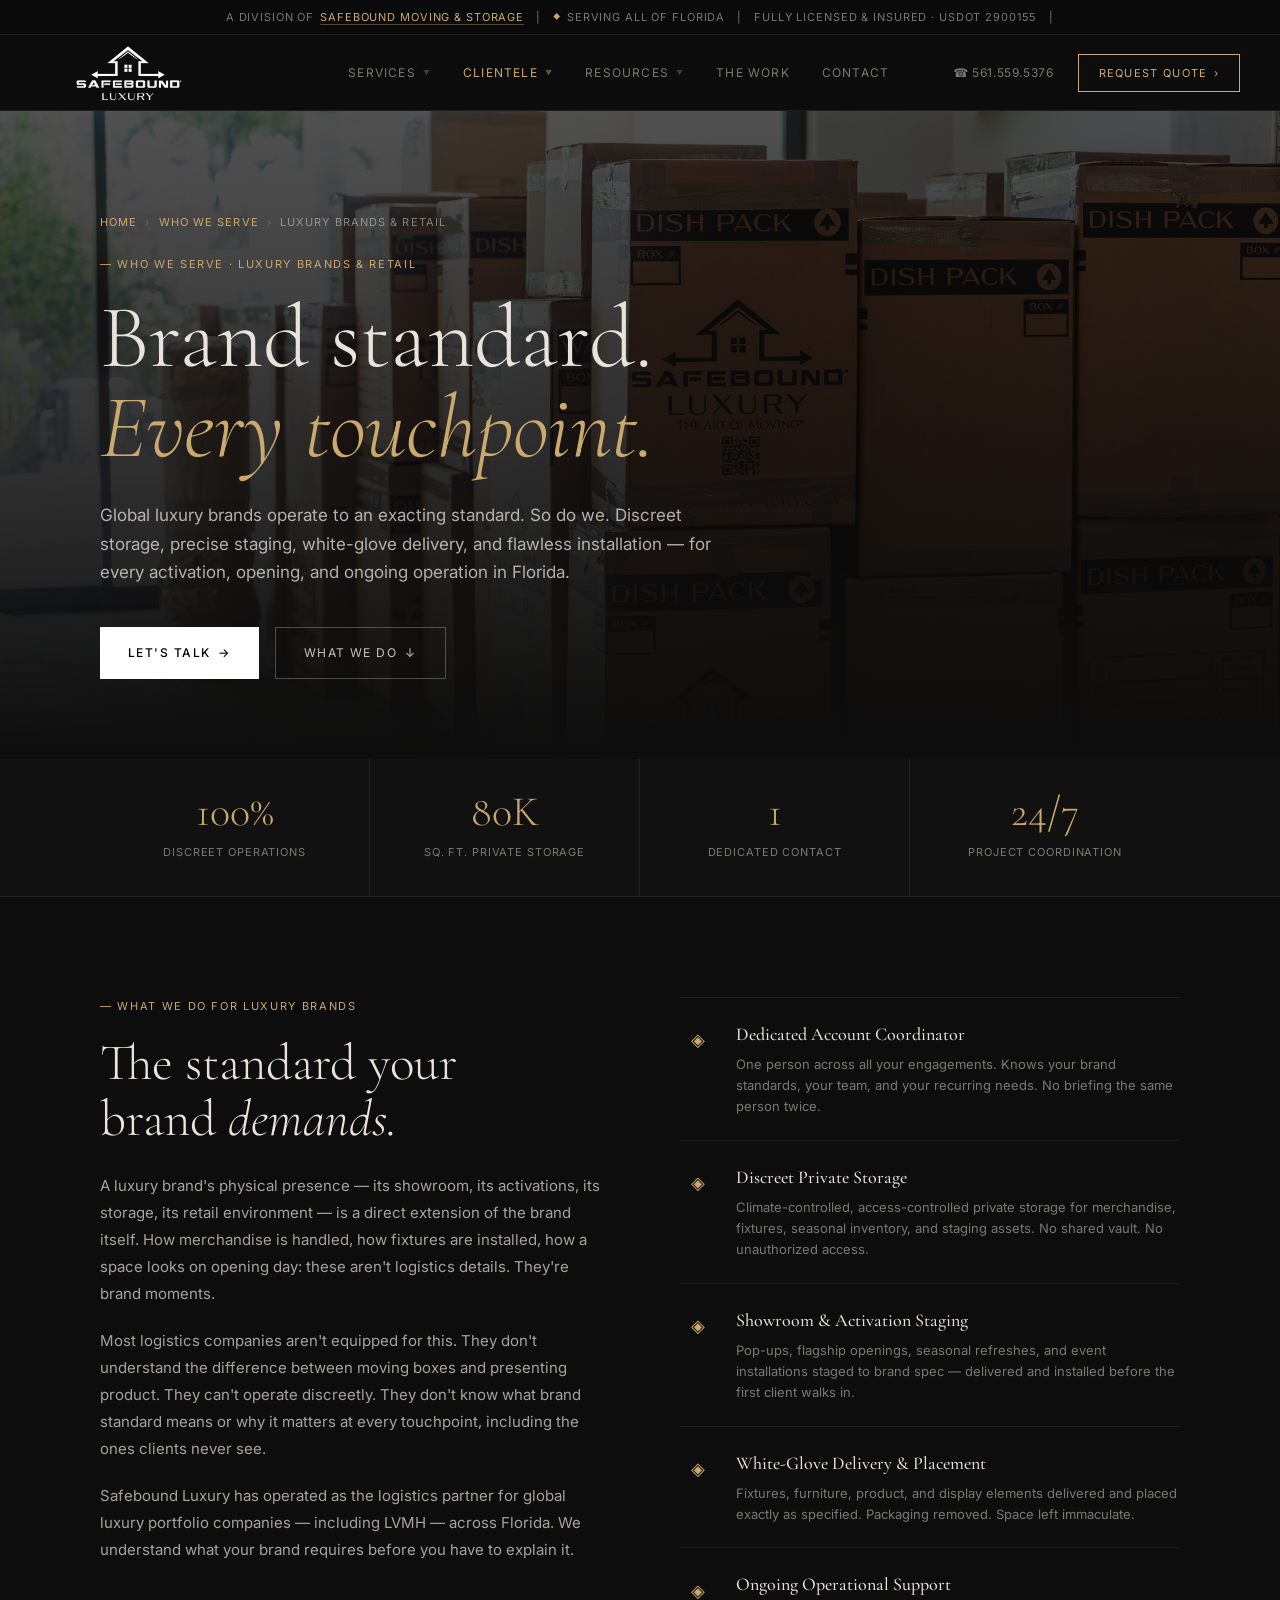
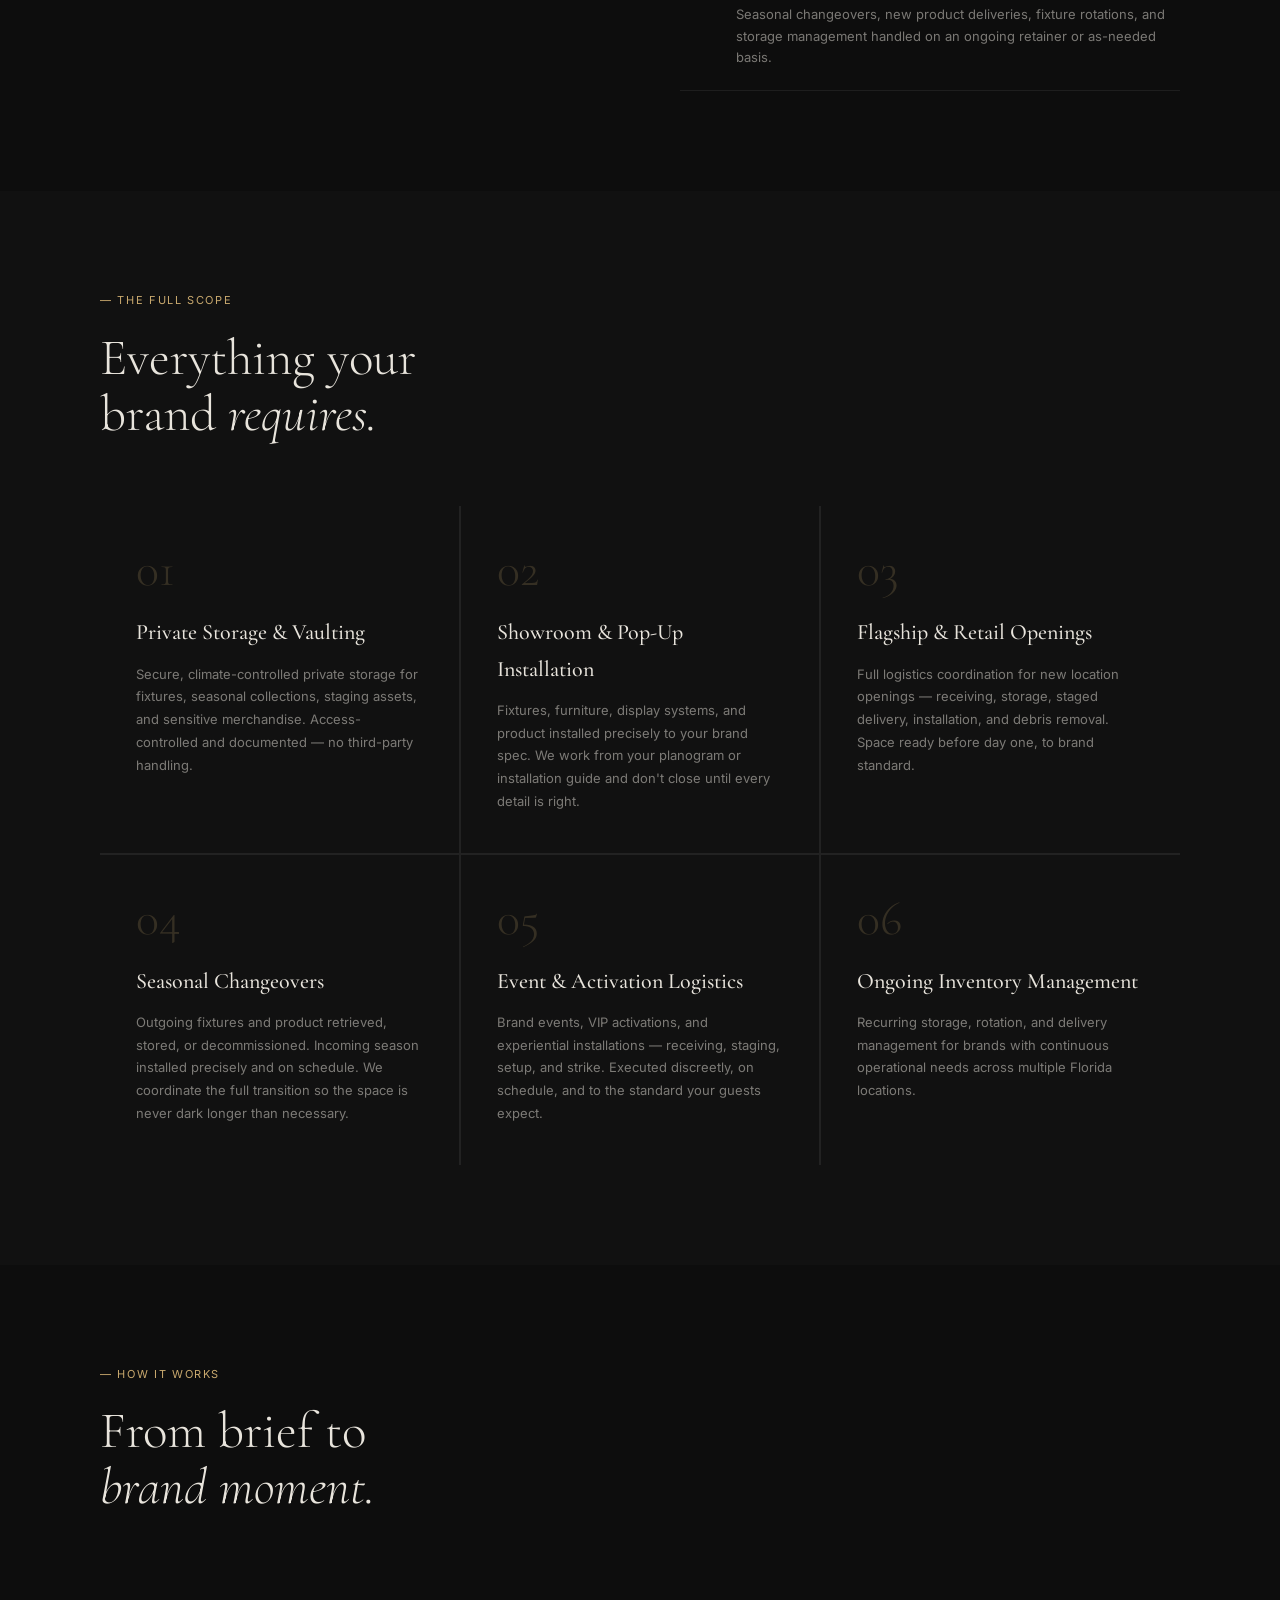
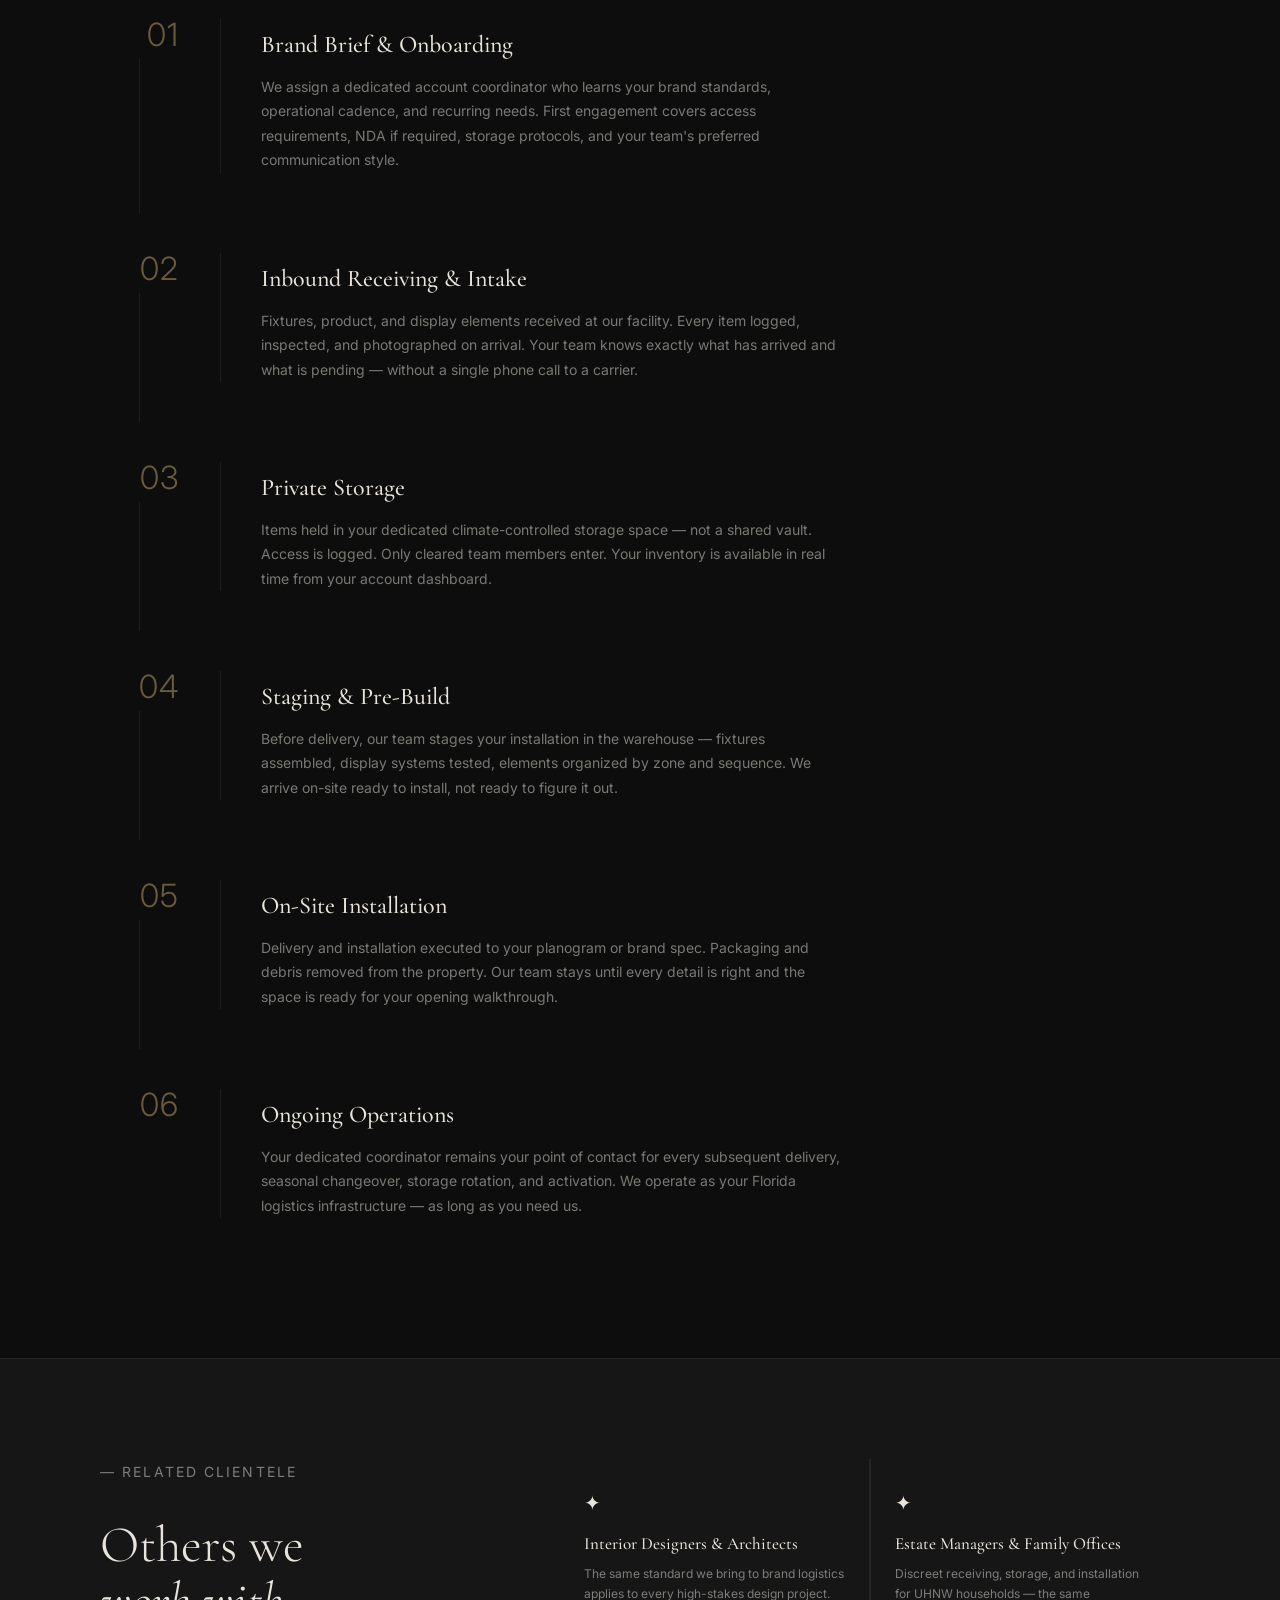
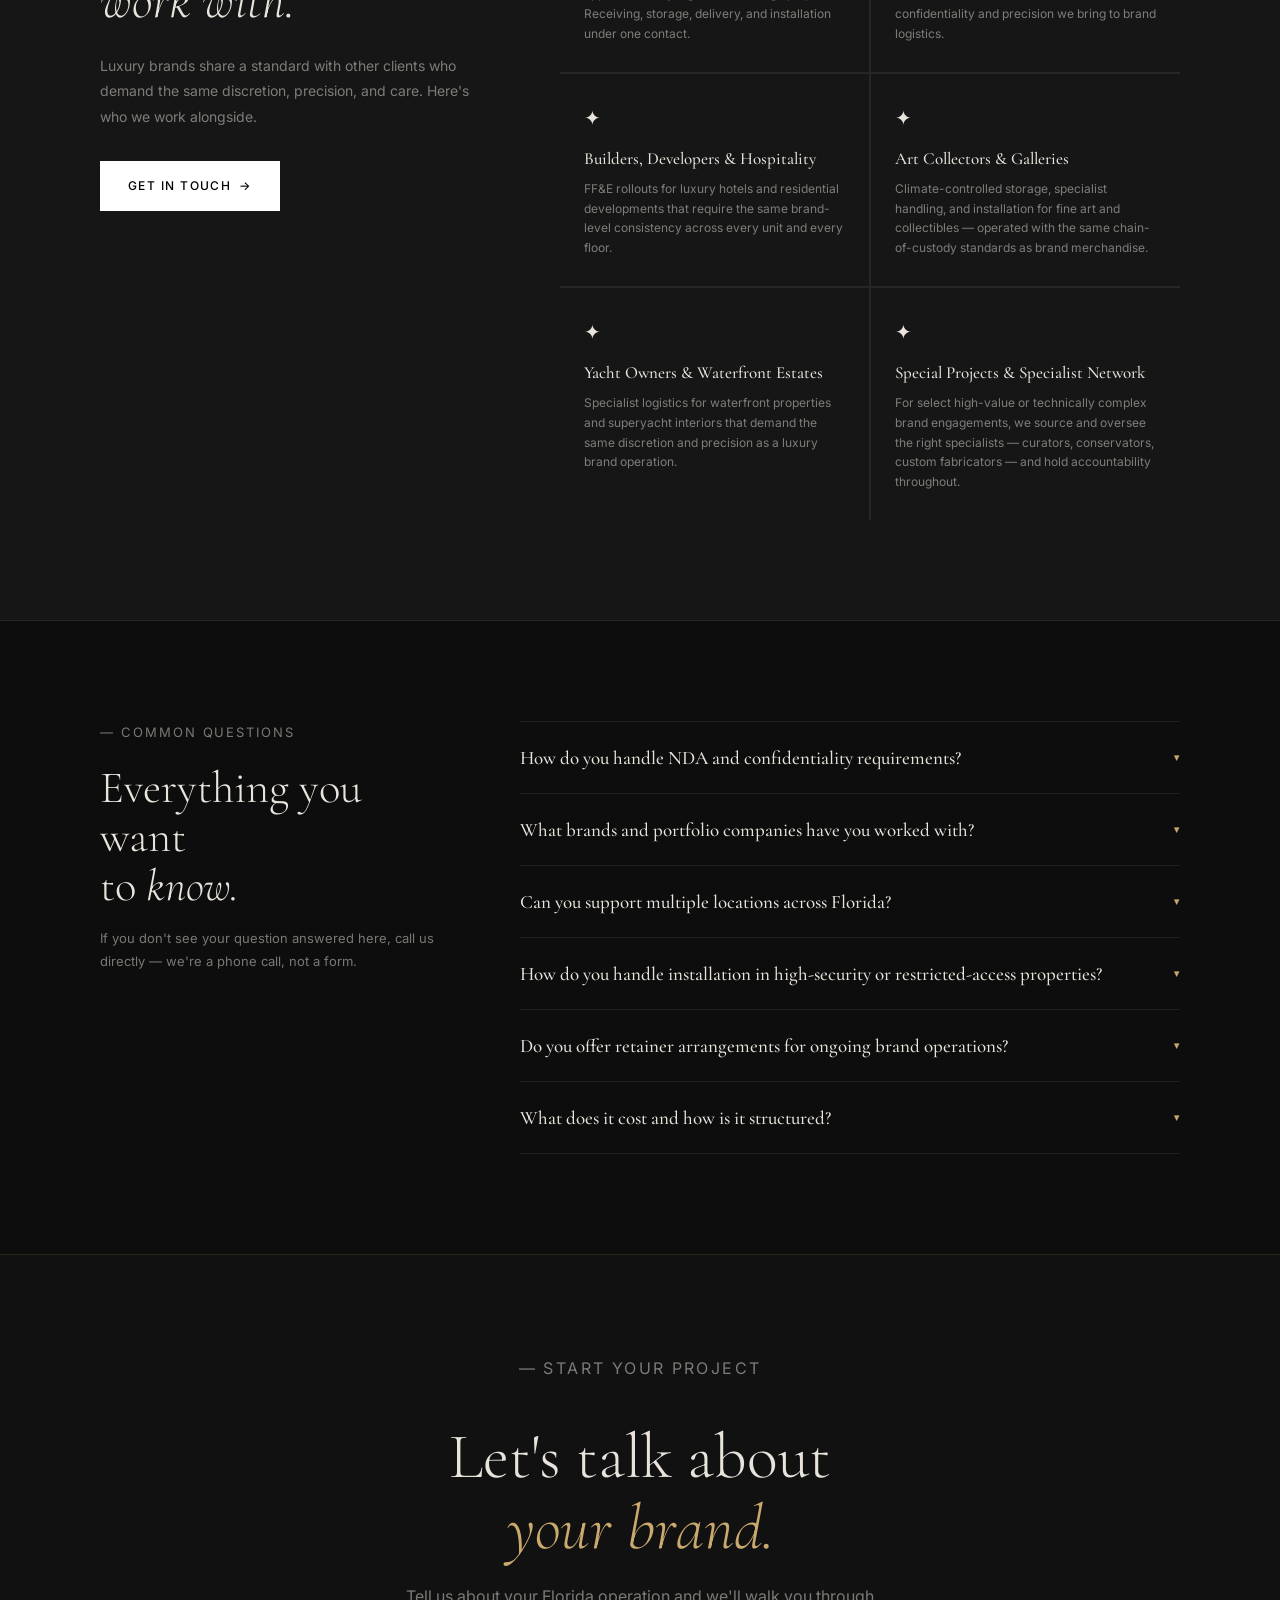
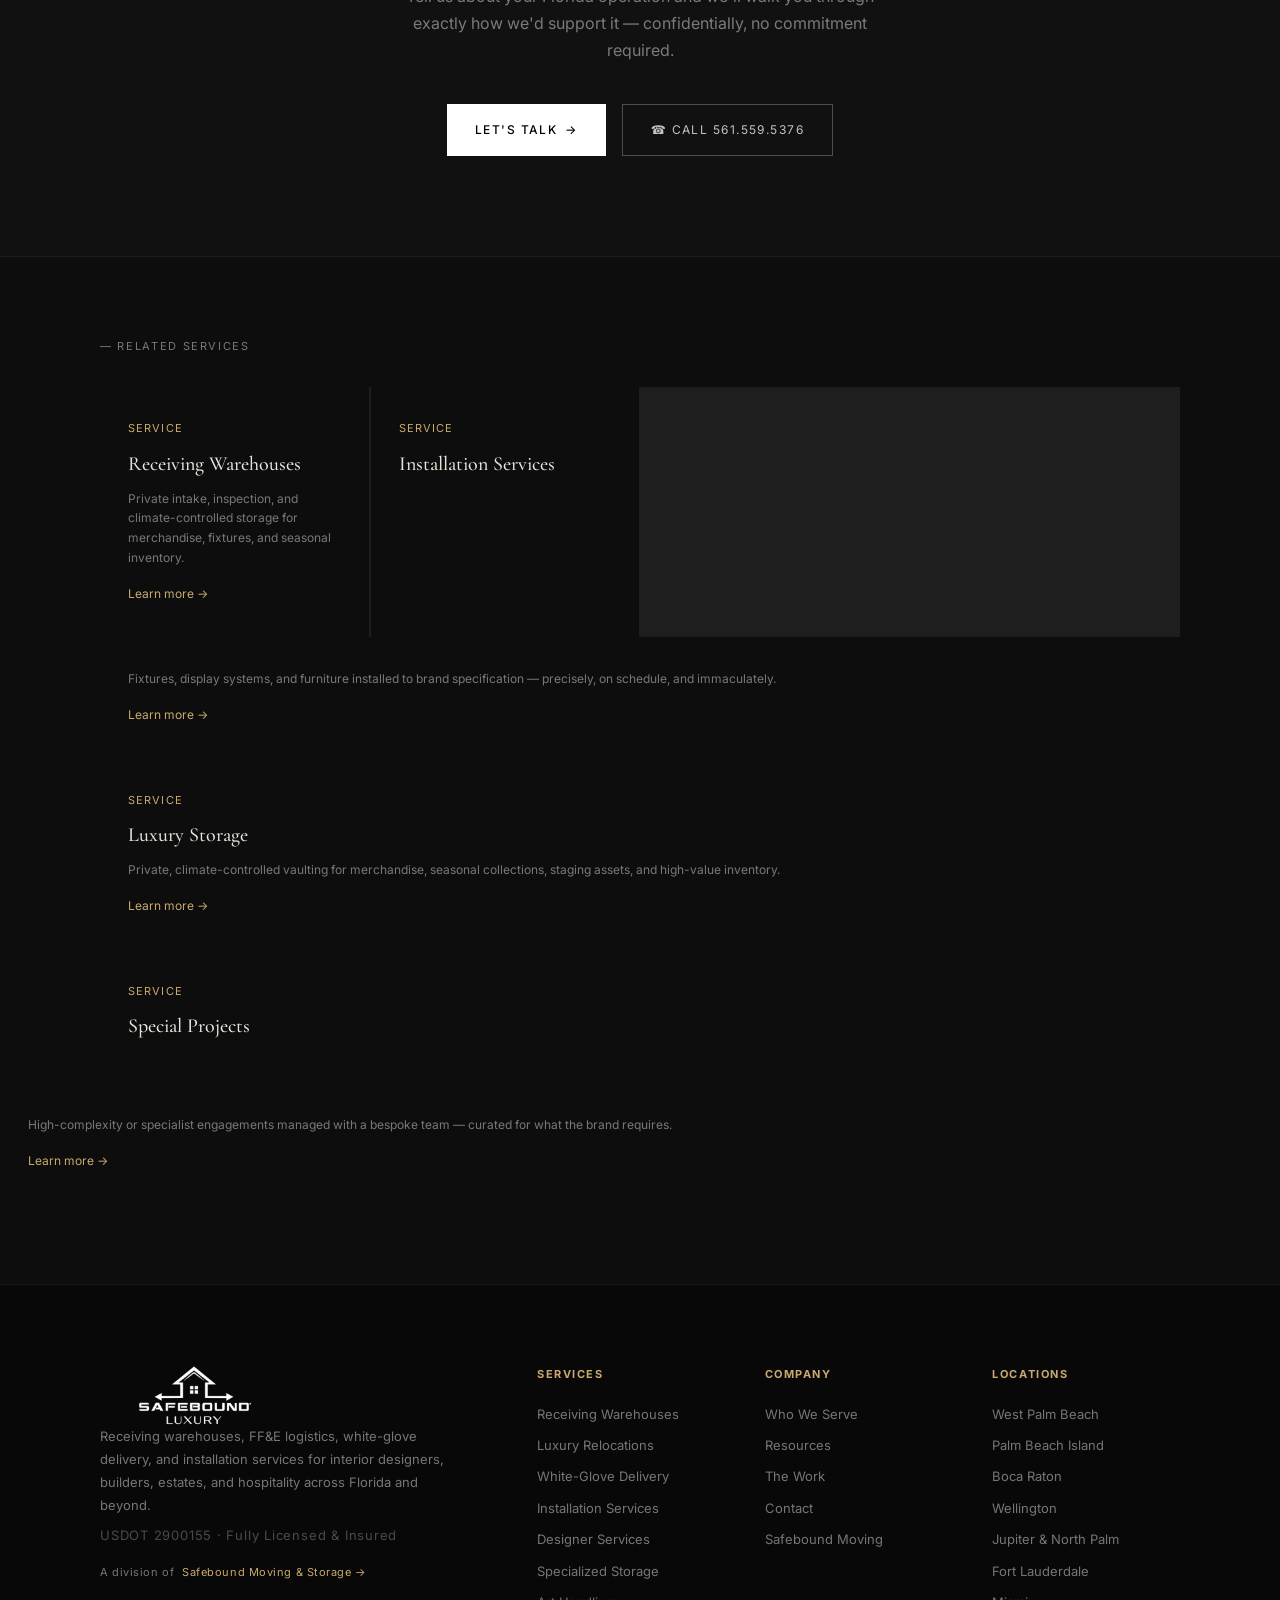
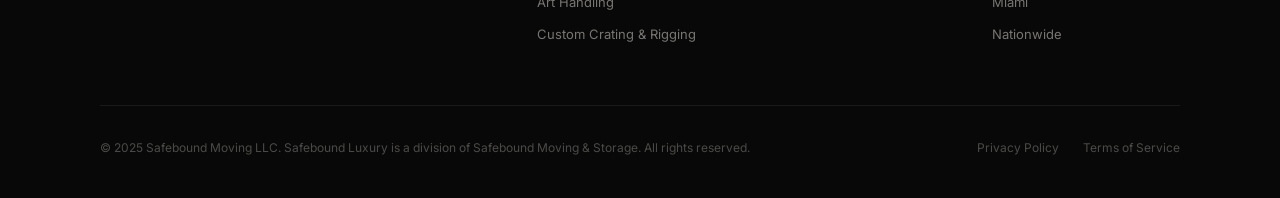
<file: clientele-luxury-brands.html>
<!DOCTYPE html>
<html lang="en">
<head>
  <meta charset="UTF-8" />
  <meta name="viewport" content="width=device-width, initial-scale=1.0" />
  <title>Luxury Brands &amp; Retail — Safebound Luxury | Discreet Storage, Staging &amp; Installation</title>
  <meta name="description" content="Safebound Luxury is the discreet logistics partner for global luxury brands and retailers operating in Florida — private storage, staging, white-glove delivery, and installation at brand standard." />
  <link rel="preconnect" href="https://fonts.googleapis.com" />
  <link rel="preconnect" href="https://fonts.gstatic.com" crossorigin />
  <link href="https://fonts.googleapis.com/css2?family=Cormorant+Garamond:ital,wght@0,300;0,400;0,500;0,600;1,300;1,400;1,500&family=Inter:wght@300;400;500;600&display=swap" rel="stylesheet" />
  <link rel="stylesheet" href="style.css" />
  <style>
    /* ── Service Page Specific ── */
    .service-hero {
      position: relative;
      min-height: 72vh;
      display: flex;
      align-items: flex-end;
      overflow: hidden;
    }
    .service-hero-bg {
      position: absolute;
      inset: 0;
      background-image: url('img-boxes.jpg');
      background-size: cover;
      background-position: center 30%;
      filter: brightness(0.35);
    }
    .service-hero-overlay {
      position: absolute;
      inset: 0;
      background: linear-gradient(to top, rgba(13,13,13,1) 0%, rgba(13,13,13,0.4) 60%, rgba(13,13,13,0.1) 100%);
    }
    .service-hero-content {
      position: relative;
      z-index: 2;
      max-width: 1160px;
      margin: 0 auto;
      padding: 80px 40px;
      width: 100%;
    }
    .service-breadcrumb {
      font-size: 11px;
      letter-spacing: 0.1em;
      text-transform: uppercase;
      color: var(--text-muted);
      margin-bottom: 24px;
      display: flex;
      align-items: center;
      gap: 8px;
    }
    .service-breadcrumb a { color: var(--gold); }
    .service-breadcrumb .crumb-sep { opacity: 0.4; }
    .service-eyebrow {
      font-size: 11px;
      letter-spacing: 0.15em;
      text-transform: uppercase;
      color: var(--gold);
      margin-bottom: 20px;
    }
    .service-hero-headline {
      font-family: var(--font-serif);
      font-size: clamp(52px, 7vw, 96px);
      font-weight: 300;
      line-height: 1.0;
      color: var(--text);
      margin-bottom: 28px;
      max-width: 800px;
    }
    .service-hero-headline em { font-style: italic; color: var(--gold); }
    .service-hero-sub {
      font-size: 17px;
      line-height: 1.7;
      color: rgba(232,228,220,0.75);
      max-width: 640px;
      margin-bottom: 40px;
    }
    .service-hero-cta {
      display: flex;
      gap: 16px;
      flex-wrap: wrap;
    }

    /* ── Service Stats Bar ── */
    .service-stats {
      background: var(--bg-2);
      border-bottom: 1px solid var(--border);
    }
    .service-stats-inner {
      max-width: 1160px;
      margin: 0 auto;
      padding: 0 40px;
      display: grid;
      grid-template-columns: repeat(4, 1fr);
      divide-x: 1px solid var(--border);
    }
    .service-stat {
      padding: 32px 0;
      text-align: center;
      border-right: 1px solid var(--border);
    }
    .service-stat:last-child { border-right: none; }
    .service-stat-num {
      display: block;
      font-family: var(--font-serif);
      font-size: 42px;
      font-weight: 300;
      color: var(--gold);
      line-height: 1;
      margin-bottom: 6px;
    }
    .service-stat-label {
      font-size: 11px;
      letter-spacing: 0.08em;
      text-transform: uppercase;
      color: var(--text-muted);
    }

    /* ── Intro Section ── */
    .service-intro {
      padding: 100px 0;
      background: var(--bg);
    }
    .service-intro-inner {
      max-width: 1160px;
      margin: 0 auto;
      padding: 0 40px;
      display: grid;
      grid-template-columns: 1fr 1fr;
      gap: 80px;
      align-items: start;
    }
    .service-intro-left {}
    .section-label {
      font-size: 11px;
      letter-spacing: 0.15em;
      text-transform: uppercase;
      color: var(--gold);
      margin-bottom: 20px;
    }
    .section-headline {
      font-family: var(--font-serif);
      font-size: clamp(36px, 4vw, 52px);
      font-weight: 300;
      line-height: 1.1;
      color: var(--text);
      margin-bottom: 24px;
    }
    .section-headline em { font-style: italic; }
    .section-body {
      font-size: 15px;
      line-height: 1.8;
      color: rgba(232,228,220,0.7);
      margin-bottom: 20px;
    }
    .service-intro-right {}
    .feature-list {
      display: flex;
      flex-direction: column;
      gap: 0;
    }
    .feature-item {
      display: flex;
      align-items: flex-start;
      gap: 20px;
      padding: 22px 0;
      border-bottom: 1px solid var(--border);
    }
    .feature-item:first-child { border-top: 1px solid var(--border); }
    .feature-icon {
      width: 36px;
      height: 36px;
      flex-shrink: 0;
      display: flex;
      align-items: center;
      justify-content: center;
      color: var(--gold);
      font-size: 18px;
      margin-top: 2px;
    }
    .feature-item h4 {
      font-family: var(--font-serif);
      font-size: 18px;
      font-weight: 500;
      color: var(--text);
      margin-bottom: 4px;
    }
    .feature-item p {
      font-size: 13px;
      line-height: 1.65;
      color: var(--text-muted);
    }

    /* ── What We Do Section ── */
    .service-what {
      padding: 100px 0;
      background: var(--bg-2);
    }
    .service-what-inner {
      max-width: 1160px;
      margin: 0 auto;
      padding: 0 40px;
    }
    .service-what-header {
      max-width: 600px;
      margin-bottom: 64px;
    }
    .what-grid {
      display: grid;
      grid-template-columns: repeat(3, 1fr);
      gap: 2px;
      background: var(--border);
    }
    .what-card {
      background: var(--bg-2);
      padding: 40px 36px;
    }
    .what-num {
      font-family: var(--font-serif);
      font-size: 48px;
      font-weight: 300;
      color: rgba(201,169,110,0.2);
      line-height: 1;
      margin-bottom: 20px;
    }
    .what-card h3 {
      font-family: var(--font-serif);
      font-size: 22px;
      font-weight: 500;
      color: var(--text);
      margin-bottom: 12px;
    }
    .what-card p {
      font-size: 13px;
      line-height: 1.75;
      color: var(--text-muted);
    }

    /* ── Process Section ── */
    .service-process {
      padding: 100px 0;
      background: var(--bg);
    }
    .service-process-inner {
      max-width: 1160px;
      margin: 0 auto;
      padding: 0 40px;
    }
    .process-header {
      max-width: 600px;
      margin-bottom: 64px;
    }
    .process-timeline {
      display: flex;
      flex-direction: column;
      gap: 0;
    }
    .timeline-step {
      display: grid;
      grid-template-columns: 80px 1px 1fr;
      gap: 0 40px;
      padding: 40px 0;
      position: relative;
    }
    .timeline-step:not(:last-child)::after {
      content: '';
      position: absolute;
      left: 39px;
      top: 80px;
      bottom: 0;
      width: 1px;
      background: var(--border);
    }
    .timeline-num {
      font-family: var(--font-sans);
      font-size: 32px;
      font-weight: 300;
      color: var(--gold);
      opacity: 0.5;
      line-height: 1;
      text-align: right;
      letter-spacing: 0.05em;
    }
    .timeline-line {
      width: 1px;
      background: var(--border);
    }
    .timeline-content {
      padding-top: 6px;
    }
    .timeline-content h3 {
      font-family: var(--font-serif);
      font-size: 24px;
      font-weight: 500;
      color: var(--text);
      margin-bottom: 10px;
    }
    .timeline-content p {
      font-size: 14px;
      line-height: 1.75;
      color: var(--text-muted);
      max-width: 580px;
    }

    /* ── For Who Section ── */
    .service-for {
      padding: 100px 0;
      background: var(--bg-3);
      border-top: 1px solid var(--border);
      border-bottom: 1px solid var(--border);
    }
    .service-for-inner {
      max-width: 1160px;
      margin: 0 auto;
      padding: 0 40px;
      display: grid;
      grid-template-columns: 380px 1fr;
      gap: 80px;
      align-items: start;
    }
    .service-for-left h2 {
      font-family: var(--font-serif);
      font-size: clamp(36px, 4vw, 52px);
      font-weight: 300;
      line-height: 1.1;
      color: var(--text);
      margin-bottom: 24px;
    }
    .service-for-left p {
      font-size: 14px;
      line-height: 1.8;
      color: var(--text-muted);
      margin-bottom: 32px;
    }
    .client-type-grid {
      display: grid;
      grid-template-columns: 1fr 1fr;
      gap: 2px;
      background: var(--border);
    }
    .client-type {
      background: var(--bg-3);
      padding: 28px 24px;
    }
    .client-type-icon { font-size: 20px; margin-bottom: 10px; }
    .client-type h4 {
      font-family: var(--font-serif);
      font-size: 17px;
      font-weight: 500;
      color: var(--text);
      margin-bottom: 6px;
    }
    .client-type p {
      font-size: 12px;
      line-height: 1.65;
      color: var(--text-muted);
    }

    /* ── FAQ Section ── */
    .service-faq {
      padding: 100px 0;
      background: var(--bg);
    }
    .service-faq-inner {
      max-width: 1160px;
      margin: 0 auto;
      padding: 0 40px;
      display: grid;
      grid-template-columns: 340px 1fr;
      gap: 80px;
    }
    .faq-header h2 {
      font-family: var(--font-serif);
      font-size: clamp(32px, 3.5vw, 46px);
      font-weight: 300;
      color: var(--text);
      line-height: 1.1;
      margin-bottom: 16px;
    }
    .faq-header p {
      font-size: 13px;
      line-height: 1.75;
      color: var(--text-muted);
    }
    .faq-list {
      display: flex;
      flex-direction: column;
      gap: 0;
    }
    .faq-item {
      border-bottom: 1px solid var(--border);
    }
    .faq-item:first-child { border-top: 1px solid var(--border); }
    .faq-q {
      width: 100%;
      background: none;
      border: none;
      color: var(--text);
      font-family: var(--font-serif);
      font-size: 19px;
      font-weight: 500;
      text-align: left;
      padding: 24px 0;
      cursor: pointer;
      display: flex;
      justify-content: space-between;
      align-items: center;
      gap: 16px;
    }
    .faq-q:hover { color: var(--gold); }
    .faq-chevron {
      font-size: 12px;
      color: var(--gold);
      transition: transform 0.25s;
      flex-shrink: 0;
    }
    .faq-item.open .faq-chevron { transform: rotate(180deg); }
    .faq-a {
      display: none;
      font-size: 14px;
      line-height: 1.8;
      color: var(--text-muted);
      padding-bottom: 24px;
      max-width: 580px;
    }
    .faq-item.open .faq-a { display: block; }

    /* ── CTA Band ── */
    .service-cta-band {
      padding: 100px 0;
      background: var(--bg-2);
      border-top: 1px solid rgba(201,169,110,0.15);
      text-align: center;
    }
    .service-cta-band h2 {
      font-family: var(--font-serif);
      font-size: clamp(40px, 5vw, 72px);
      font-weight: 300;
      color: var(--text);
      line-height: 1.1;
      margin-bottom: 20px;
    }
    .service-cta-band h2 em { font-style: italic; color: var(--gold); }
    .service-cta-band p {
      font-size: 16px;
      line-height: 1.7;
      color: var(--text-muted);
      max-width: 520px;
      margin: 0 auto 40px;
    }
    .cta-actions {
      display: flex;
      gap: 16px;
      justify-content: center;
      flex-wrap: wrap;
    }

    /* ── Related Services ── */
    .related-services {
      padding: 80px 0;
      background: var(--bg);
      border-top: 1px solid var(--border);
    }
    .related-inner {
      max-width: 1160px;
      margin: 0 auto;
      padding: 0 40px;
    }
    .related-label {
      font-size: 11px;
      letter-spacing: 0.15em;
      text-transform: uppercase;
      color: var(--text-muted);
      margin-bottom: 32px;
    }
    .related-grid {
      display: grid;
      grid-template-columns: repeat(4, 1fr);
      gap: 2px;
      background: var(--border);
    }
    .related-card {
      background: var(--bg);
      padding: 32px 28px;
      transition: background 0.2s;
      text-decoration: none;
      display: block;
    }
    .related-card:hover { background: var(--bg-2); }
    .related-card-label {
      font-size: 11px;
      letter-spacing: 0.1em;
      text-transform: uppercase;
      color: var(--gold);
      margin-bottom: 10px;
    }
    .related-card h4 {
      font-family: var(--font-serif);
      font-size: 20px;
      font-weight: 500;
      color: var(--text);
      margin-bottom: 8px;
    }
    .related-card p {
      font-size: 12px;
      line-height: 1.65;
      color: var(--text-muted);
    }
    .related-arrow {
      display: inline-block;
      margin-top: 16px;
      font-size: 12px;
      color: var(--gold);
    }

    /* ── Responsive ── */
    @media (max-width: 900px) {
      .service-stats-inner { grid-template-columns: repeat(2, 1fr); }
      .service-stat { border-right: none; border-bottom: 1px solid var(--border); }
      .service-stat:nth-child(odd) { border-right: 1px solid var(--border); }
      .service-intro-inner { grid-template-columns: 1fr; gap: 48px; }
      .what-grid { grid-template-columns: 1fr; }
      .service-for-inner { grid-template-columns: 1fr; gap: 48px; }
      .service-faq-inner { grid-template-columns: 1fr; gap: 48px; }
      .related-grid { grid-template-columns: repeat(2, 1fr); }
    }
    @media (max-width: 600px) {
      .service-hero-content { padding: 60px 24px; }
      .service-stats-inner { grid-template-columns: 1fr 1fr; padding: 0 24px; }
      .service-intro-inner,
      .service-what-inner,
      .service-process-inner,
      .service-for-inner,
      .service-faq-inner,
      .related-inner { padding: 0 24px; }
      .client-type-grid { grid-template-columns: 1fr; }
      .related-grid { grid-template-columns: 1fr; }
      .timeline-step { grid-template-columns: 48px 1px 1fr; gap: 0 20px; }
    }
  </style>
</head>
<body>

  <!-- Announcement Bar -->
  <div class="announce-bar">
    <div class="announce-inner">
      <span class="announce-group announce-parent">
        A division of <a href="https://safeboundmoving.com" target="_blank" rel="noopener">Safebound Moving &amp; Storage</a>
      </span>
|</span>
      <span class="announce-group">
        <span class="dot">◆</span> Serving all of Florida
      </span>
|</span>
      <span class="announce-group">Fully Licensed &amp; Insured · USDOT 2900155</span>
|
    </div>
  </div>

  <!-- Navigation -->
  <nav class="navbar">
    <a href="index.html" class="logo logo-img">
      <img src="logo-notag.png" alt="Safebound Luxury" class="logo-png" />
    </a>
    <ul class="nav-links">

      <li class="nav-item--menu">
        <a href="index.html#services" aria-haspopup="true" aria-expanded="false">Services <span class="nav-caret">&#9660;</span></a>
        <div class="nav-menu">
          <div class="nav-menu-cols">
            <a href="receiving-warehouses.html">Receiving Warehouses</a>
            <a href="#">Luxury Relocations</a>
            <a href="#">White-Glove Delivery</a>
            <a href="installation-services.html">Installation Services</a>
            <a href="designer-services.html">Designer Services</a>
            <a href="specialized-storage.html">Specialized Storage</a>
            <a href="#">Art Handling</a>
            <a href="#">Custom Crating &amp; Rigging</a>
            <a href="#">Commercial Warehousing</a>
            <a href="#">Yacht &amp; Specialty Logistics</a>
            <div class="nav-menu-foot">
              <a href="index.html#services" class="nav-menu-all">All Services &rarr;</a>
            </div>
          </div>
        </div>
      </li>

      <li class="nav-item--menu">
        <a href="index.html#clientele" aria-current="page" aria-haspopup="true" aria-expanded="false">Clientele <span class="nav-caret">&#9660;</span></a>
        <div class="nav-menu">
          <div class="nav-menu-cols">
            <a href="clientele-interior-designers.html">Interior Designers &amp; Architects</a>
            <a href="clientele-luxury-brands.html">Luxury Brands &amp; Retail</a>
            <a href="#">Estate Managers &amp; Family Offices</a>
            <a href="#">Private Residences &amp; Concierge</a>
            <a href="#">Builders, Developers &amp; Hospitality</a>
            <a href="#">Art Collectors &amp; Galleries</a>
            <a href="#">Yacht Owners &amp; Waterfront Estates</a>
            <a href="#">Production Companies</a>
            <a href="#">Supply Chain &amp; Final Mile</a>
            <div class="nav-menu-foot">
              <a href="index.html#clientele" class="nav-menu-all">All Clientele &rarr;</a>
            </div>
          </div>
        </div>
      </li>

      <li class="nav-item--menu">
        <a href="resources.html" aria-haspopup="true" aria-expanded="false">Resources <span class="nav-caret">&#9660;</span></a>
        <div class="nav-menu">
          <div class="nav-menu-cols nav-menu-cols--single">
            <a href="resources.html">All Articles</a>
            <a href="#">Receiving &amp; Warehousing</a>
            <a href="#">Designer Resources</a>
            <a href="#">Storage</a>
            <a href="#">Art &amp; Collections</a>
            <a href="#">Insurance &amp; Risk</a>
          </div>
        </div>
      </li>

      <li><a href="the-work.html">The Work</a></li>
      <li><a href="index.html#contact">Contact</a></li>
    </ul>
    <div class="nav-right">
      <a href="tel:5615595376" class="nav-phone">&#9742; 561.559.5376</a>
      <a href="index.html#contact" class="btn-quote">Request Quote <span>&rsaquo;</span></a>
    </div>
    <button class="hamburger" aria-label="Menu" aria-expanded="false">
      <span></span><span></span><span></span>
    </button>
  </nav>

  <!-- Mobile Nav Drawer -->
  <div class="mobile-nav">
    <ul>
      <li class="m-item m-item--menu">
        <button class="m-toggle" aria-expanded="false">Services <span class="m-plus">+</span></button>
        <ul class="m-sub">
          <li><a href="receiving-warehouses.html">Receiving Warehouses</a></li>
          <li><a href="#">Luxury Relocations</a></li>
          <li><a href="#">White-Glove Delivery</a></li>
          <li><a href="installation-services.html">Installation Services</a></li>
          <li><a href="designer-services.html">Designer Services</a></li>
          <li><a href="specialized-storage.html">Specialized Storage</a></li>
          <li><a href="#">Art Handling</a></li>
          <li><a href="#">Custom Crating &amp; Rigging</a></li>
          <li><a href="#">Commercial Warehousing</a></li>
          <li><a href="#">Yacht &amp; Specialty Logistics</a></li>
          <li><a href="index.html#services">All Services &rarr;</a></li>
        </ul>
      </li>
      <li class="m-item m-item--menu">
        <button class="m-toggle" aria-expanded="false">Clientele <span class="m-plus">+</span></button>
        <ul class="m-sub">
          <li><a href="clientele-interior-designers.html">Interior Designers &amp; Architects</a></li>
          <li><a href="clientele-luxury-brands.html">Luxury Brands &amp; Retail</a></li>
          <li><a href="#">Estate Managers &amp; Family Offices</a></li>
          <li><a href="#">Private Residences &amp; Concierge</a></li>
          <li><a href="#">Builders, Developers &amp; Hospitality</a></li>
          <li><a href="#">Art Collectors &amp; Galleries</a></li>
          <li><a href="#">Yacht Owners &amp; Waterfront Estates</a></li>
          <li><a href="#">Production Companies</a></li>
          <li><a href="#">Supply Chain &amp; Final Mile</a></li>
          <li><a href="index.html#clientele">All Clientele &rarr;</a></li>
        </ul>
      </li>
      <li><a href="resources.html">Resources</a></li>
      <li><a href="the-work.html">The Work</a></li>
      <li><a href="index.html#contact">Contact</a></li>
      <li><a href="tel:5615595376" class="gold">&#9742; 561.559.5376</a></li>
      <li><a href="index.html#contact" class="btn-quote-mobile">Request a Private Quote</a></li>
    </ul>
  </div>

  <!-- Hero -->
  <section class="service-hero">
    <div class="service-hero-bg"></div>
    <div class="service-hero-overlay"></div>
    <div class="service-hero-content">
      <div class="service-breadcrumb">
        <a href="index.html">Home</a>
        <span class="crumb-sep">›</span>
        <a href="index.html#clientele">Who We Serve</a>
        <span class="crumb-sep">›</span>
        <span>Luxury Brands &amp; Retail</span>
      </div>
      <p class="service-eyebrow">— Who We Serve · Luxury Brands &amp; Retail</p>
      <h1 class="service-hero-headline">Brand standard.<br /><em>Every touchpoint.</em></h1>
      <p class="service-hero-sub">Global luxury brands operate to an exacting standard. So do we. Discreet storage, precise staging, white-glove delivery, and flawless installation — for every activation, opening, and ongoing operation in Florida.</p>
      <div class="service-hero-cta">
        <a href="index.html#contact" class="btn-primary">Let's Talk <span>→</span></a>
        <a href="#what-we-do" class="btn-ghost">What We Do <span>↓</span></a>
      </div>
    </div>
  </section>

  <!-- Stats -->
  <div class="service-stats">
    <div class="service-stats-inner">
      <div class="service-stat">
        <span class="service-stat-num">100%</span>
        <span class="service-stat-label">Discreet Operations</span>
      </div>
      <div class="service-stat">
        <span class="service-stat-num">80K</span>
        <span class="service-stat-label">Sq. Ft. Private Storage</span>
      </div>
      <div class="service-stat">
        <span class="service-stat-num">1</span>
        <span class="service-stat-label">Dedicated Contact</span>
      </div>
      <div class="service-stat">
        <span class="service-stat-num">24/7</span>
        <span class="service-stat-label">Project Coordination</span>
      </div>
    </div>
  </div>

  <!-- Intro -->
  <section class="service-intro">
    <div class="service-intro-inner">
      <div class="service-intro-left">
        <p class="section-label">— What We Do for Luxury Brands</p>
        <h2 class="section-headline">The standard your<br />brand <em>demands.</em></h2>
        <p class="section-body">A luxury brand's physical presence — its showroom, its activations, its storage, its retail environment — is a direct extension of the brand itself. How merchandise is handled, how fixtures are installed, how a space looks on opening day: these aren't logistics details. They're brand moments.</p>
        <p class="section-body">Most logistics companies aren't equipped for this. They don't understand the difference between moving boxes and presenting product. They can't operate discreetly. They don't know what brand standard means or why it matters at every touchpoint, including the ones clients never see.</p>
        <p class="section-body">Safebound Luxury has operated as the logistics partner for global luxury portfolio companies — including LVMH — across Florida. We understand what your brand requires before you have to explain it.</p>
      </div>
      <div class="service-intro-right">
        <div class="feature-list">
          <div class="feature-item">
            <div class="feature-icon">◈</div>
            <div>
              <h4>Dedicated Account Coordinator</h4>
              <p>One person across all your engagements. Knows your brand standards, your team, and your recurring needs. No briefing the same person twice.</p>
            </div>
          </div>
          <div class="feature-item">
            <div class="feature-icon">◈</div>
            <div>
              <h4>Discreet Private Storage</h4>
              <p>Climate-controlled, access-controlled private storage for merchandise, fixtures, seasonal inventory, and staging assets. No shared vault. No unauthorized access.</p>
            </div>
          </div>
          <div class="feature-item">
            <div class="feature-icon">◈</div>
            <div>
              <h4>Showroom &amp; Activation Staging</h4>
              <p>Pop-ups, flagship openings, seasonal refreshes, and event installations staged to brand spec — delivered and installed before the first client walks in.</p>
            </div>
          </div>
          <div class="feature-item">
            <div class="feature-icon">◈</div>
            <div>
              <h4>White-Glove Delivery &amp; Placement</h4>
              <p>Fixtures, furniture, product, and display elements delivered and placed exactly as specified. Packaging removed. Space left immaculate.</p>
            </div>
          </div>
          <div class="feature-item">
            <div class="feature-icon">◈</div>
            <div>
              <h4>Ongoing Operational Support</h4>
              <p>Seasonal changeovers, new product deliveries, fixture rotations, and storage management handled on an ongoing retainer or as-needed basis.</p>
            </div>
          </div>
        </div>
      </div>
    </div>
  </section>

  <!-- What We Do -->
  <section class="service-what" id="what-we-do">
    <div class="service-what-inner">
      <div class="service-what-header">
        <p class="section-label">— The Full Scope</p>
        <h2 class="section-headline">Everything your<br />brand <em>requires.</em></h2>
      </div>
      <div class="what-grid">
        <div class="what-card">
          <div class="what-num">01</div>
          <h3>Private Storage &amp; Vaulting</h3>
          <p>Secure, climate-controlled private storage for fixtures, seasonal collections, staging assets, and sensitive merchandise. Access-controlled and documented — no third-party handling.</p>
        </div>
        <div class="what-card">
          <div class="what-num">02</div>
          <h3>Showroom &amp; Pop-Up Installation</h3>
          <p>Fixtures, furniture, display systems, and product installed precisely to your brand spec. We work from your planogram or installation guide and don't close until every detail is right.</p>
        </div>
        <div class="what-card">
          <div class="what-num">03</div>
          <h3>Flagship &amp; Retail Openings</h3>
          <p>Full logistics coordination for new location openings — receiving, storage, staged delivery, installation, and debris removal. Space ready before day one, to brand standard.</p>
        </div>
        <div class="what-card">
          <div class="what-num">04</div>
          <h3>Seasonal Changeovers</h3>
          <p>Outgoing fixtures and product retrieved, stored, or decommissioned. Incoming season installed precisely and on schedule. We coordinate the full transition so the space is never dark longer than necessary.</p>
        </div>
        <div class="what-card">
          <div class="what-num">05</div>
          <h3>Event &amp; Activation Logistics</h3>
          <p>Brand events, VIP activations, and experiential installations — receiving, staging, setup, and strike. Executed discreetly, on schedule, and to the standard your guests expect.</p>
        </div>
        <div class="what-card">
          <div class="what-num">06</div>
          <h3>Ongoing Inventory Management</h3>
          <p>Recurring storage, rotation, and delivery management for brands with continuous operational needs across multiple Florida locations.</p>
        </div>
      </div>
    </div>
  </section>

  <!-- Process -->
  <section class="service-process">
    <div class="service-process-inner">
      <div class="process-header">
        <p class="section-label">— How It Works</p>
        <h2 class="section-headline">From brief to<br /><em>brand moment.</em></h2>
      </div>
      <div class="process-timeline">
        <div class="timeline-step">
          <div class="timeline-num">01</div>
          <div class="timeline-line"></div>
          <div class="timeline-content">
            <h3>Brand Brief &amp; Onboarding</h3>
            <p>We assign a dedicated account coordinator who learns your brand standards, operational cadence, and recurring needs. First engagement covers access requirements, NDA if required, storage protocols, and your team's preferred communication style.</p>
          </div>
        </div>
        <div class="timeline-step">
          <div class="timeline-num">02</div>
          <div class="timeline-line"></div>
          <div class="timeline-content">
            <h3>Inbound Receiving &amp; Intake</h3>
            <p>Fixtures, product, and display elements received at our facility. Every item logged, inspected, and photographed on arrival. Your team knows exactly what has arrived and what is pending — without a single phone call to a carrier.</p>
          </div>
        </div>
        <div class="timeline-step">
          <div class="timeline-num">03</div>
          <div class="timeline-line"></div>
          <div class="timeline-content">
            <h3>Private Storage</h3>
            <p>Items held in your dedicated climate-controlled storage space — not a shared vault. Access is logged. Only cleared team members enter. Your inventory is available in real time from your account dashboard.</p>
          </div>
        </div>
        <div class="timeline-step">
          <div class="timeline-num">04</div>
          <div class="timeline-line"></div>
          <div class="timeline-content">
            <h3>Staging &amp; Pre-Build</h3>
            <p>Before delivery, our team stages your installation in the warehouse — fixtures assembled, display systems tested, elements organized by zone and sequence. We arrive on-site ready to install, not ready to figure it out.</p>
          </div>
        </div>
        <div class="timeline-step">
          <div class="timeline-num">05</div>
          <div class="timeline-line"></div>
          <div class="timeline-content">
            <h3>On-Site Installation</h3>
            <p>Delivery and installation executed to your planogram or brand spec. Packaging and debris removed from the property. Our team stays until every detail is right and the space is ready for your opening walkthrough.</p>
          </div>
        </div>
        <div class="timeline-step">
          <div class="timeline-num">06</div>
          <div class="timeline-line"></div>
          <div class="timeline-content">
            <h3>Ongoing Operations</h3>
            <p>Your dedicated coordinator remains your point of contact for every subsequent delivery, seasonal changeover, storage rotation, and activation. We operate as your Florida logistics infrastructure — as long as you need us.</p>
          </div>
        </div>
      </div>
    </div>
  </section>

  <!-- Who It's For -->
  <section class="service-for">
    <div class="service-for-inner">
      <div class="service-for-left">
        <p class="section-label">— Related Clientele</p>
        <h2>Others we<br /><em>work with.</em></h2>
        <p>Luxury brands share a standard with other clients who demand the same discretion, precision, and care. Here's who we work alongside.</p>
        <a href="index.html#contact" class="btn-primary" style="display:inline-flex;align-items:center;gap:8px;">Get in Touch <span>→</span></a>
      </div>
      <div class="client-type-grid">
        <div class="client-type">
          <div class="client-type-icon">✦</div>
          <h4>Interior Designers &amp; Architects</h4>
          <p>The same standard we bring to brand logistics applies to every high-stakes design project. Receiving, storage, delivery, and installation under one contact.</p>
        </div>
        <div class="client-type">
          <div class="client-type-icon">✦</div>
          <h4>Estate Managers &amp; Family Offices</h4>
          <p>Discreet receiving, storage, and installation for UHNW households — the same confidentiality and precision we bring to brand logistics.</p>
        </div>
        <div class="client-type">
          <div class="client-type-icon">✦</div>
          <h4>Builders, Developers &amp; Hospitality</h4>
          <p>FF&amp;E rollouts for luxury hotels and residential developments that require the same brand-level consistency across every unit and every floor.</p>
        </div>
        <div class="client-type">
          <div class="client-type-icon">✦</div>
          <h4>Art Collectors &amp; Galleries</h4>
          <p>Climate-controlled storage, specialist handling, and installation for fine art and collectibles — operated with the same chain-of-custody standards as brand merchandise.</p>
        </div>
        <div class="client-type">
          <div class="client-type-icon">✦</div>
          <h4>Yacht Owners &amp; Waterfront Estates</h4>
          <p>Specialist logistics for waterfront properties and superyacht interiors that demand the same discretion and precision as a luxury brand operation.</p>
        </div>
        <div class="client-type">
          <div class="client-type-icon">✦</div>
          <h4>Special Projects &amp; Specialist Network</h4>
          <p>For select high-value or technically complex brand engagements, we source and oversee the right specialists — curators, conservators, custom fabricators — and hold accountability throughout.</p>
        </div>
      </div>
    </div>
  </section>

  <!-- FAQ -->
  <section class="service-faq">
    <div class="service-faq-inner">
      <div class="faq-header">
        <p class="section-label">— Common Questions</p>
        <h2>Everything you want<br />to <em>know.</em></h2>
        <p style="margin-top:16px;">If you don't see your question answered here, call us directly — we're a phone call, not a form.</p>
      </div>
      <div class="faq-list">
        <div class="faq-item">
          <button class="faq-q">
            How do you handle NDA and confidentiality requirements?
            <span class="faq-chevron">▼</span>
          </button>
          <div class="faq-a">We routinely operate under NDA for luxury brand clients. Your account coordinator, our storage team, and any installation staff assigned to your account are all briefed on confidentiality requirements before they touch a single item. We don't discuss client relationships, operations, or inventory with third parties.</div>
        </div>
        <div class="faq-item">
          <button class="faq-q">
            What brands and portfolio companies have you worked with?
            <span class="faq-chevron">▼</span>
          </button>
          <div class="faq-a">We operate discreetly and don't publish our client list. What we can tell you is that our brand clients include global luxury portfolio companies with operations in Florida — and that we've been trusted with some of the most demanding logistics standards in the industry. We're happy to provide references under NDA.</div>
        </div>
        <div class="faq-item">
          <button class="faq-q">
            Can you support multiple locations across Florida?
            <span class="faq-chevron">▼</span>
          </button>
          <div class="faq-a">Yes. We serve brands with multiple Florida locations — delivering from our West Palm Beach facility to Palm Beach Island, Boca Raton, Fort Lauderdale, Miami, and beyond. For brands with ongoing multi-location operations, we coordinate centralized storage and scheduled delivery across all sites.</div>
        </div>
        <div class="faq-item">
          <button class="faq-q">
            How do you handle installation in high-security or restricted-access properties?
            <span class="faq-chevron">▼</span>
          </button>
          <div class="faq-a">We're accustomed to working in high-security environments — private estates, luxury residential buildings, and commercial properties with strict access protocols. We clear our team through whatever credentialing process your property requires, carry all necessary documentation, and operate with the discretion these environments demand.</div>
        </div>
        <div class="faq-item">
          <button class="faq-q">
            Do you offer retainer arrangements for ongoing brand operations?
            <span class="faq-chevron">▼</span>
          </button>
          <div class="faq-a">Yes — and it's how most of our brand relationships are structured. A retainer gives you a dedicated coordinator, reserved storage capacity, and priority scheduling for deliveries, installations, and changeovers. Pricing is based on your anticipated volume and operational cadence.</div>
        </div>
        <div class="faq-item">
          <button class="faq-q">
            What does it cost and how is it structured?
            <span class="faq-chevron">▼</span>
          </button>
          <div class="faq-a">Engagements are quoted based on scope — storage volume, delivery frequency, installation requirements, and operational cadence. Ongoing brand relationships are typically structured as a monthly retainer with project-based additions. We don't publish rates because every brand's operation is different. The conversation starts with a call.</div>
        </div>
      </div>
    </div>
  </section>

  <!-- CTA Band -->
  <section class="service-cta-band">
    <div class="container">
      <p class="section-label" style="justify-content:center;display:flex;">— Start Your Project</p>
      <h2>Let's talk about<br /><em>your brand.</em></h2>
      <p>Tell us about your Florida operation and we'll walk you through exactly how we'd support it — confidentially, no commitment required.</p>
      <div class="cta-actions">
        <a href="index.html#contact" class="btn-primary">Let's Talk <span>→</span></a>
        <a href="tel:5615595376" class="btn-ghost">☎ Call 561.559.5376</a>
      </div>
    </div>
  </section>

  <!-- Related Services -->
  <section class="related-services">
    <div class="related-inner">
      <p class="related-label">— Related Services</p>
      <div class="related-grid">
        <a href="receiving-warehouses.html" class="related-card">
          <div class="related-card-label">Service</div>
          <h4>Receiving Warehouses</h4>
          <p>Private intake, inspection, and climate-controlled storage for merchandise, fixtures, and seasonal inventory.</p>
          <span class="related-arrow">Learn more →</span>
        </a>
        <a href="#" class="related-card">
          <div class="related-card-label">Service</div>
          <h4>Installation Services</div>
          <p>Fixtures, display systems, and furniture installed to brand specification — precisely, on schedule, and immaculately.</p>
          <span class="related-arrow">Learn more →</span>
        </a>
        <a href="#" class="related-card">
          <div class="related-card-label">Service</div>
          <h4>Luxury Storage</h4>
          <p>Private, climate-controlled vaulting for merchandise, seasonal collections, staging assets, and high-value inventory.</p>
          <span class="related-arrow">Learn more →</span>
        </a>
        <a href="#" class="related-card">
          <div class="related-card-label">Service</div>
          <h4>Special Projects</div>
          <p>High-complexity or specialist engagements managed with a bespoke team — curated for what the brand requires.</p>
          <span class="related-arrow">Learn more →</span>
        </a>
      </div>
    </div>
  </section>

  <!-- Footer -->
  <footer class="footer">
    <div class="container">
      <div class="footer-top">
        <div class="footer-brand">
          <img src="logo-notag.png" alt="Safebound Luxury" class="logo-png" />
          <p>Receiving warehouses, FF&amp;E logistics, white-glove delivery, and installation services for interior designers, builders, estates, and hospitality across Florida and beyond.</p>
          <p class="footer-lic">USDOT 2900155 · Fully Licensed &amp; Insured</p>
          <div class="footer-parent-brand">
            <span>A division of</span>
            <a href="https://safeboundmoving.com" target="_blank" rel="noopener" class="footer-parent-link">Safebound Moving &amp; Storage →</a>
          </div>
        </div>
        <div class="footer-links">
          <div class="footer-col">
            <h4>Services</h4>
            <ul>
              <li><a href="receiving-warehouses.html">Receiving Warehouses</a></li>
              <li><a href="#">Luxury Relocations</a></li>
              <li><a href="#">White-Glove Delivery</a></li>
              <li><a href="installation-services.html">Installation Services</a></li>
              <li><a href="designer-services.html">Designer Services</a></li>
              <li><a href="specialized-storage.html">Specialized Storage</a></li>
              <li><a href="#">Art Handling</a></li>
              <li><a href="#">Custom Crating &amp; Rigging</a></li>
            </ul>
          </div>
          <div class="footer-col">
            <h4>Company</h4>
            <ul>
              <li><a href="index.html#clientele">Who We Serve</a></li>
              <li><a href="resources.html">Resources</a></li>
              <li><a href="the-work.html">The Work</a></li>
              <li><a href="index.html#contact">Contact</a></li>
              <li><a href="https://safeboundmoving.com" target="_blank" rel="noopener">Safebound Moving</a></li>
            </ul>
          </div>
          <div class="footer-col">
            <h4>Locations</h4>
            <ul>
              <li>West Palm Beach</li>
              <li>Palm Beach Island</li>
              <li>Boca Raton</li>
              <li>Wellington</li>
              <li>Jupiter &amp; North Palm</li>
              <li>Fort Lauderdale</li>
              <li>Miami</li>
              <li>Nationwide</li>
            </ul>
          </div>
        </div>
      </div>
      <div class="footer-bottom">
        <p>© 2025 Safebound Moving LLC. Safebound Luxury is a division of Safebound Moving &amp; Storage. All rights reserved.</p>
        <div class="footer-legal">
          <a href="#">Privacy Policy</a>
          <a href="#">Terms of Service</a>
        </div>
      </div>
    </div>
  </footer>

  <div class="toast" id="toast">Your request has been received. We'll be in touch within one business day.</div>

  <script src="script.js"></script>
  <script>
    // FAQ accordion
    document.querySelectorAll('.faq-q').forEach(btn => {
      btn.addEventListener('click', () => {
        const item = btn.closest('.faq-item');
        const isOpen = item.classList.contains('open');
        document.querySelectorAll('.faq-item').forEach(i => i.classList.remove('open'));
        if (!isOpen) item.classList.add('open');
      });
    });
  </script>

</body>
</html>
</file>
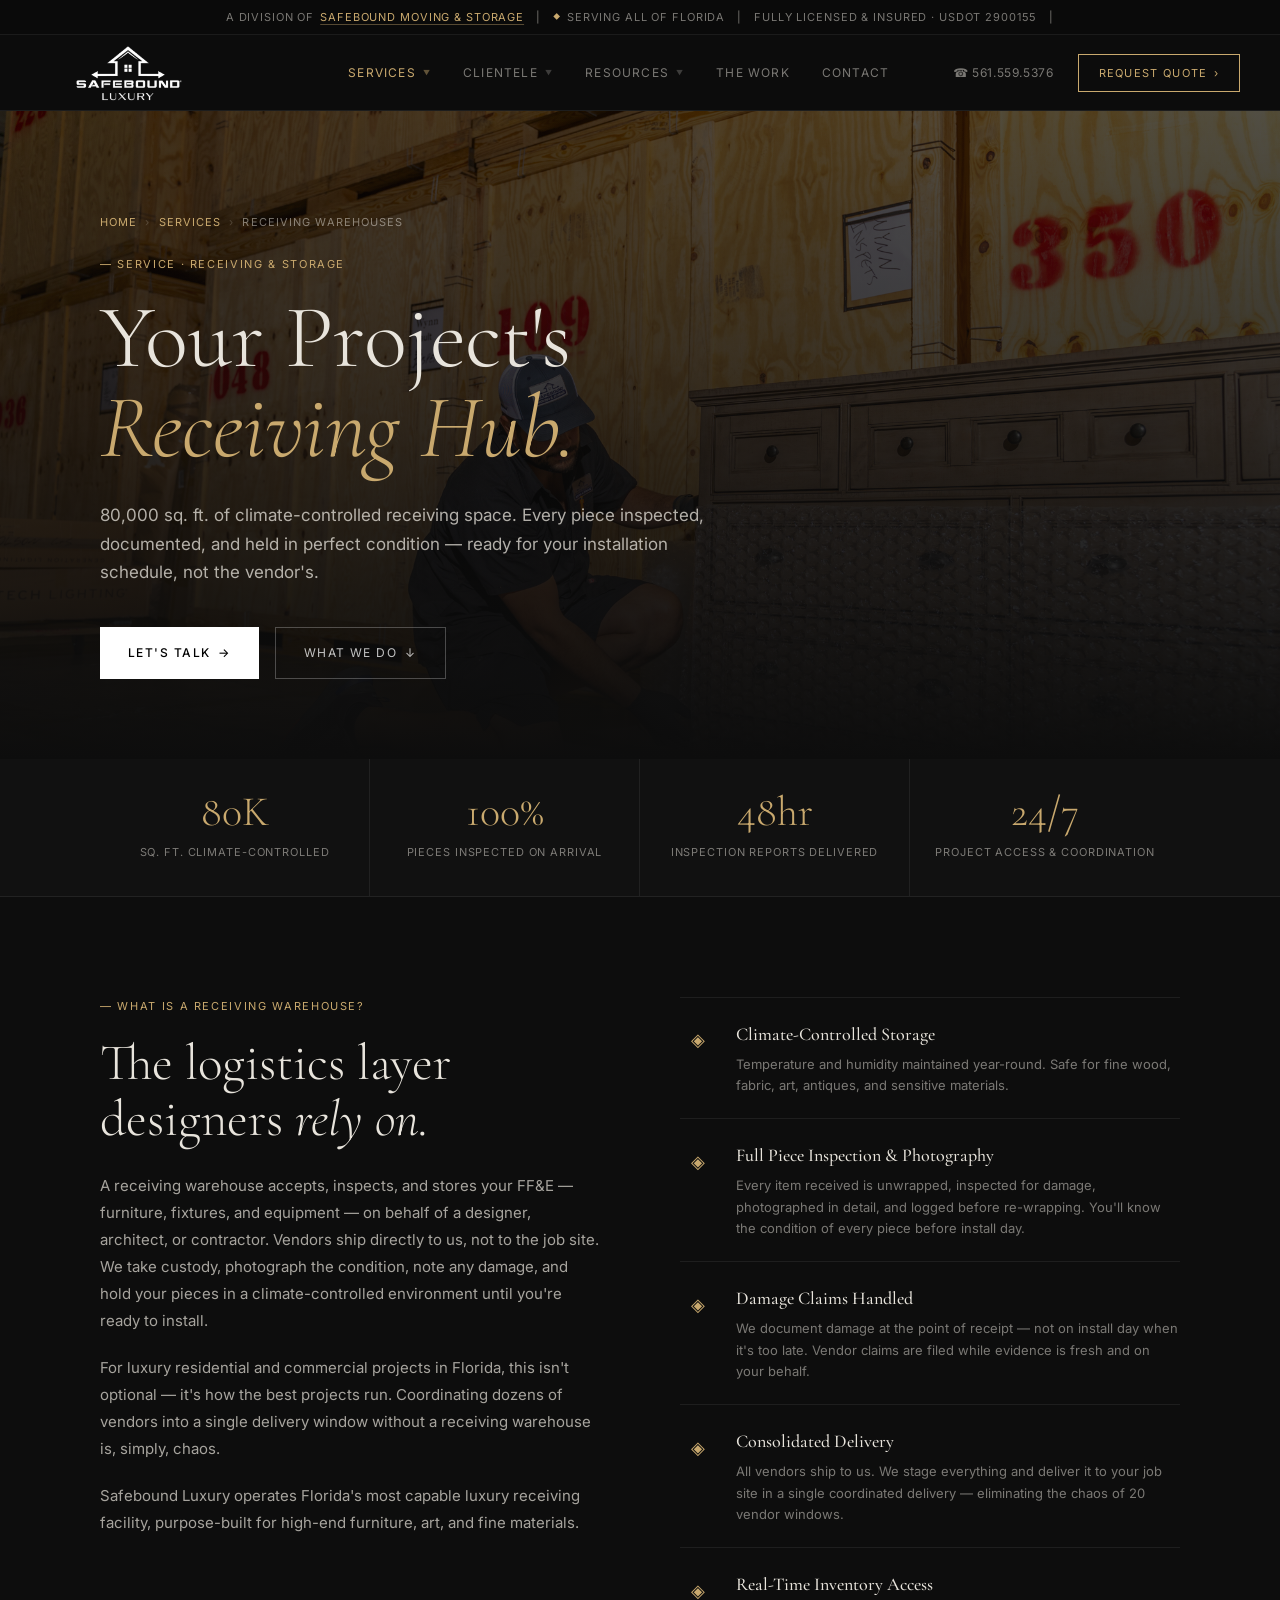
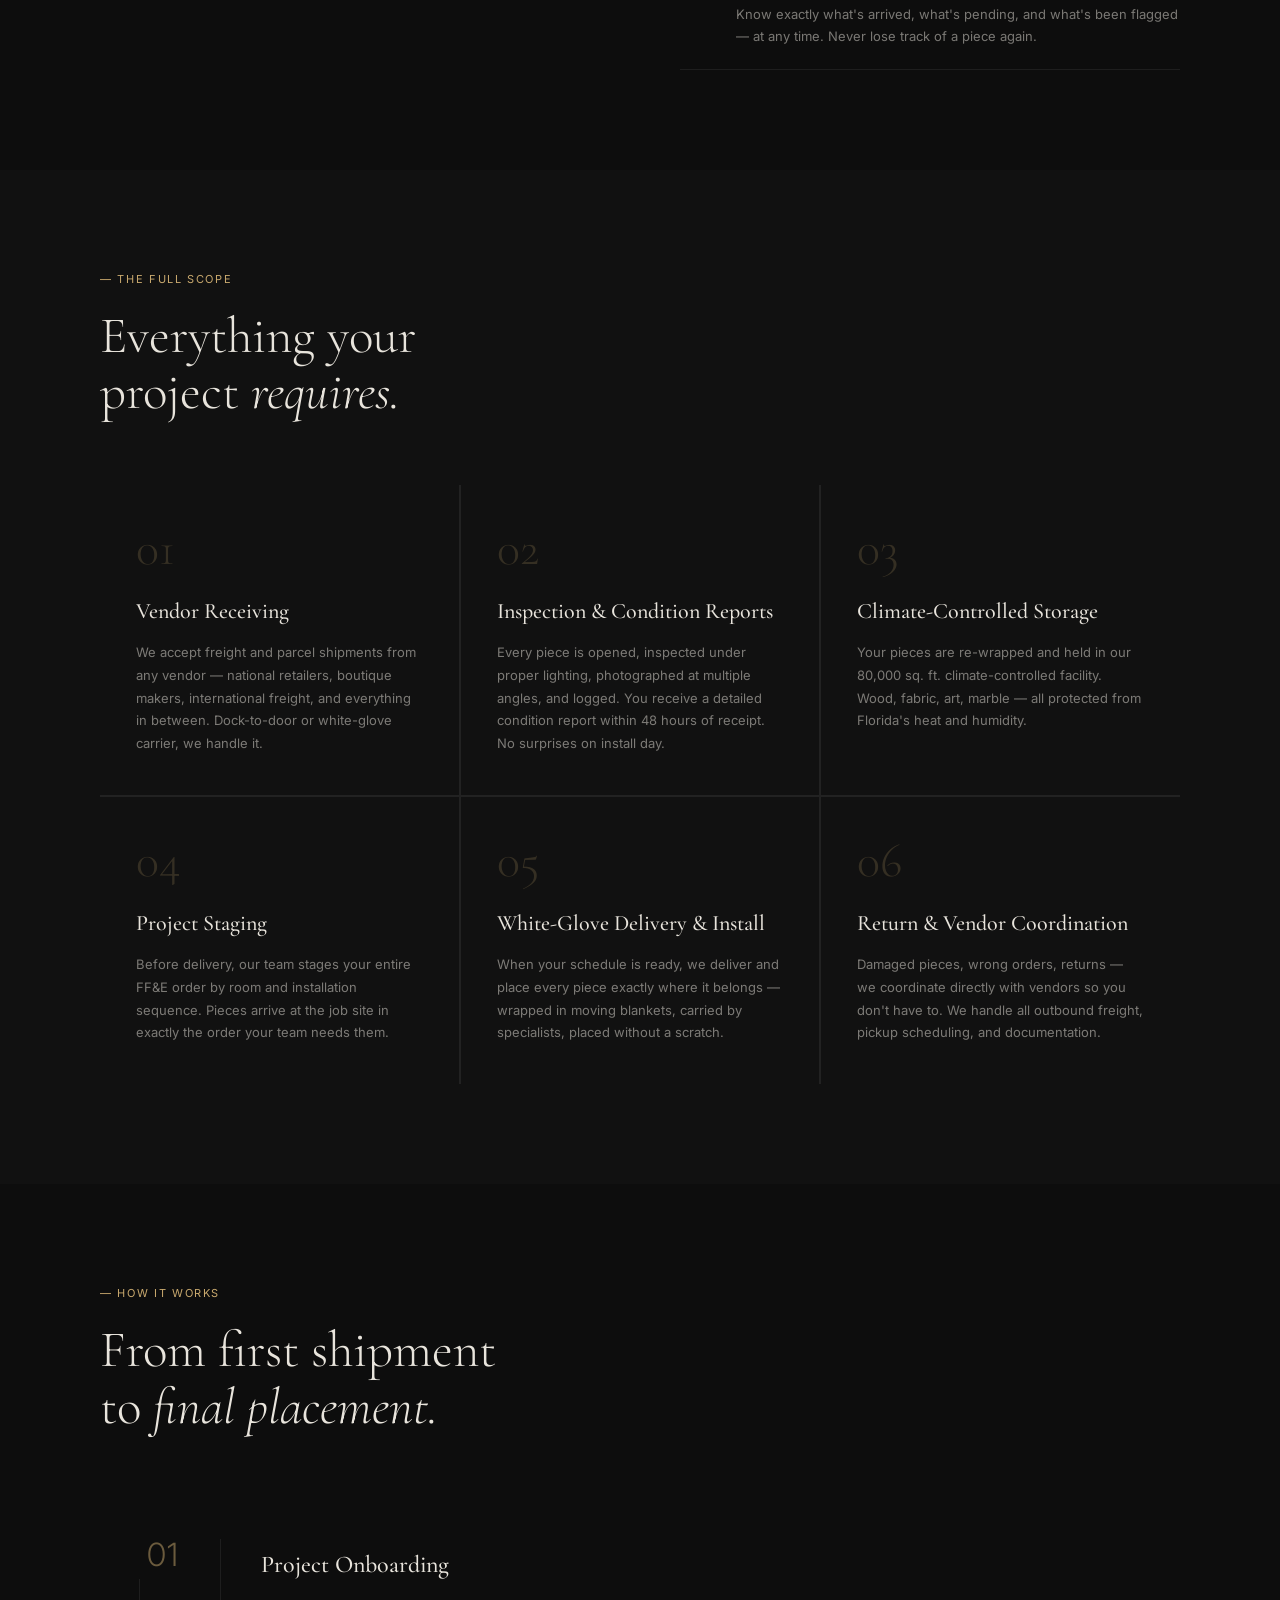
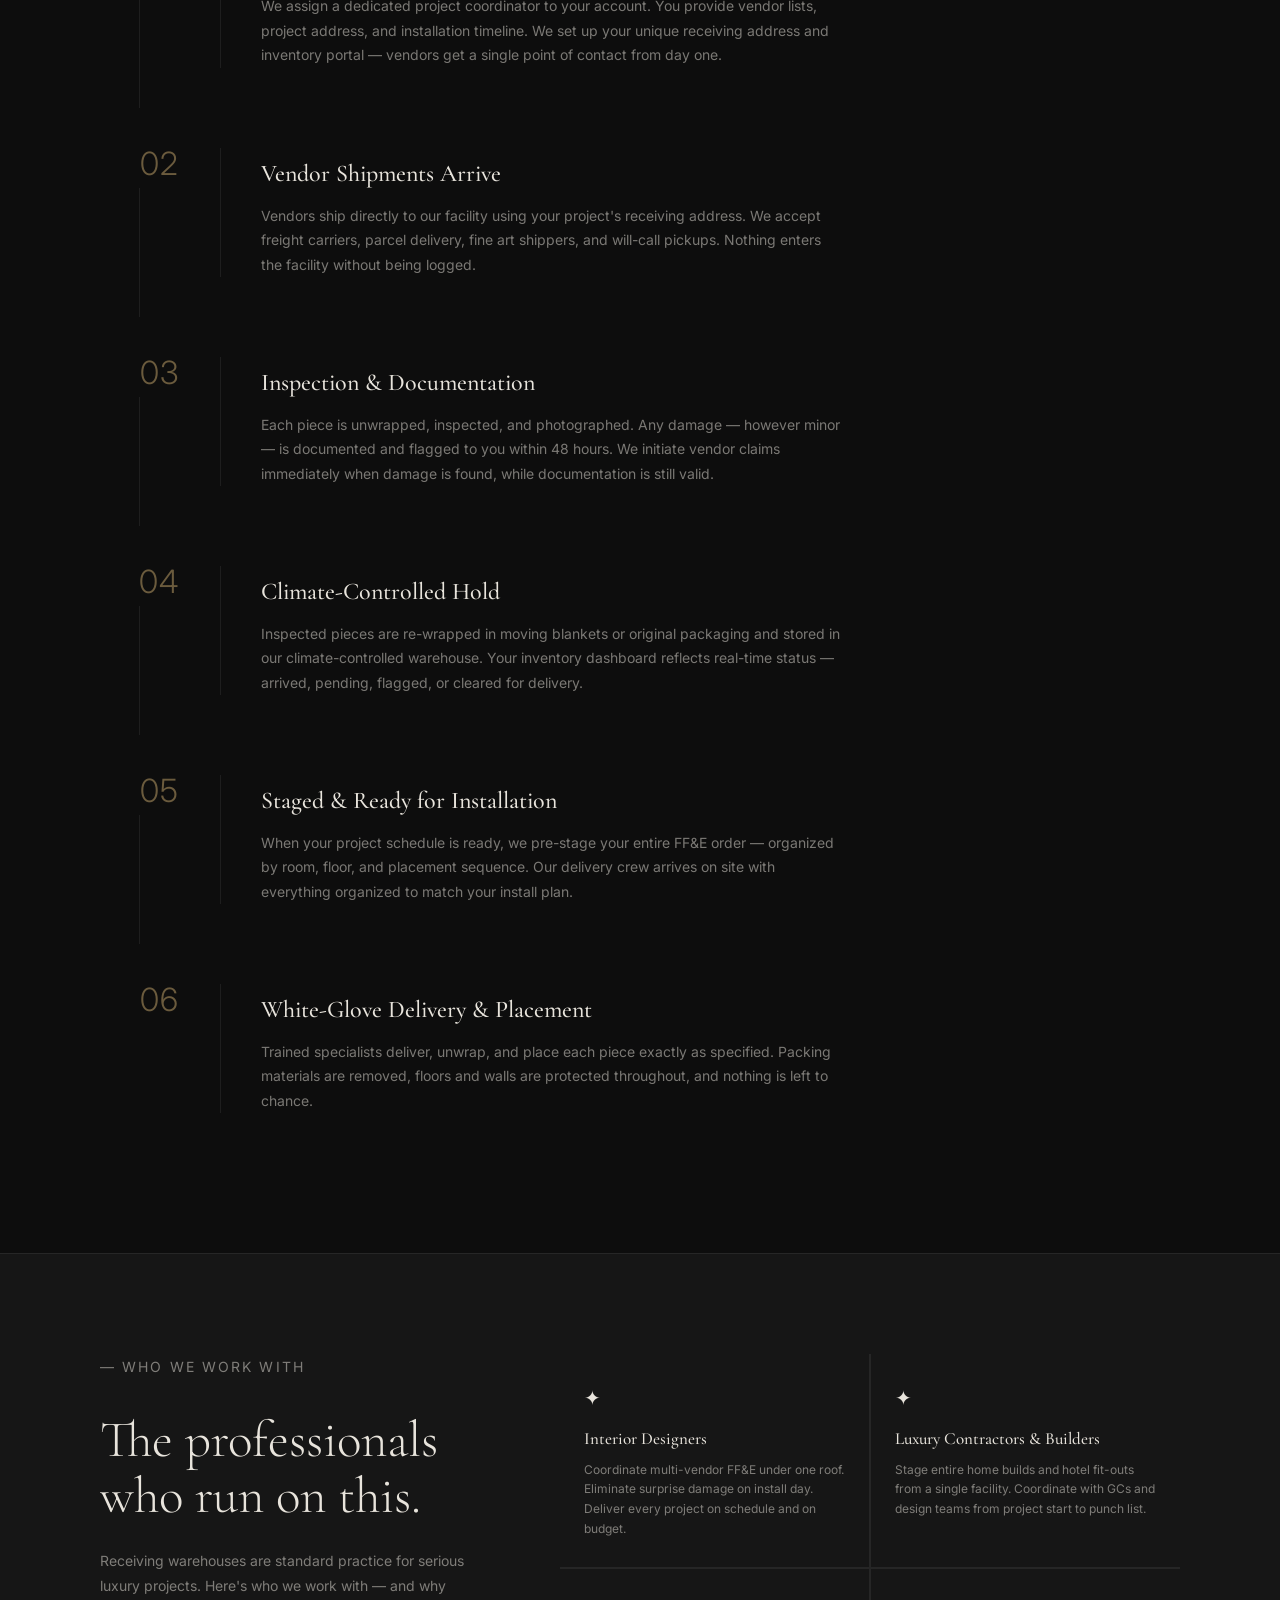
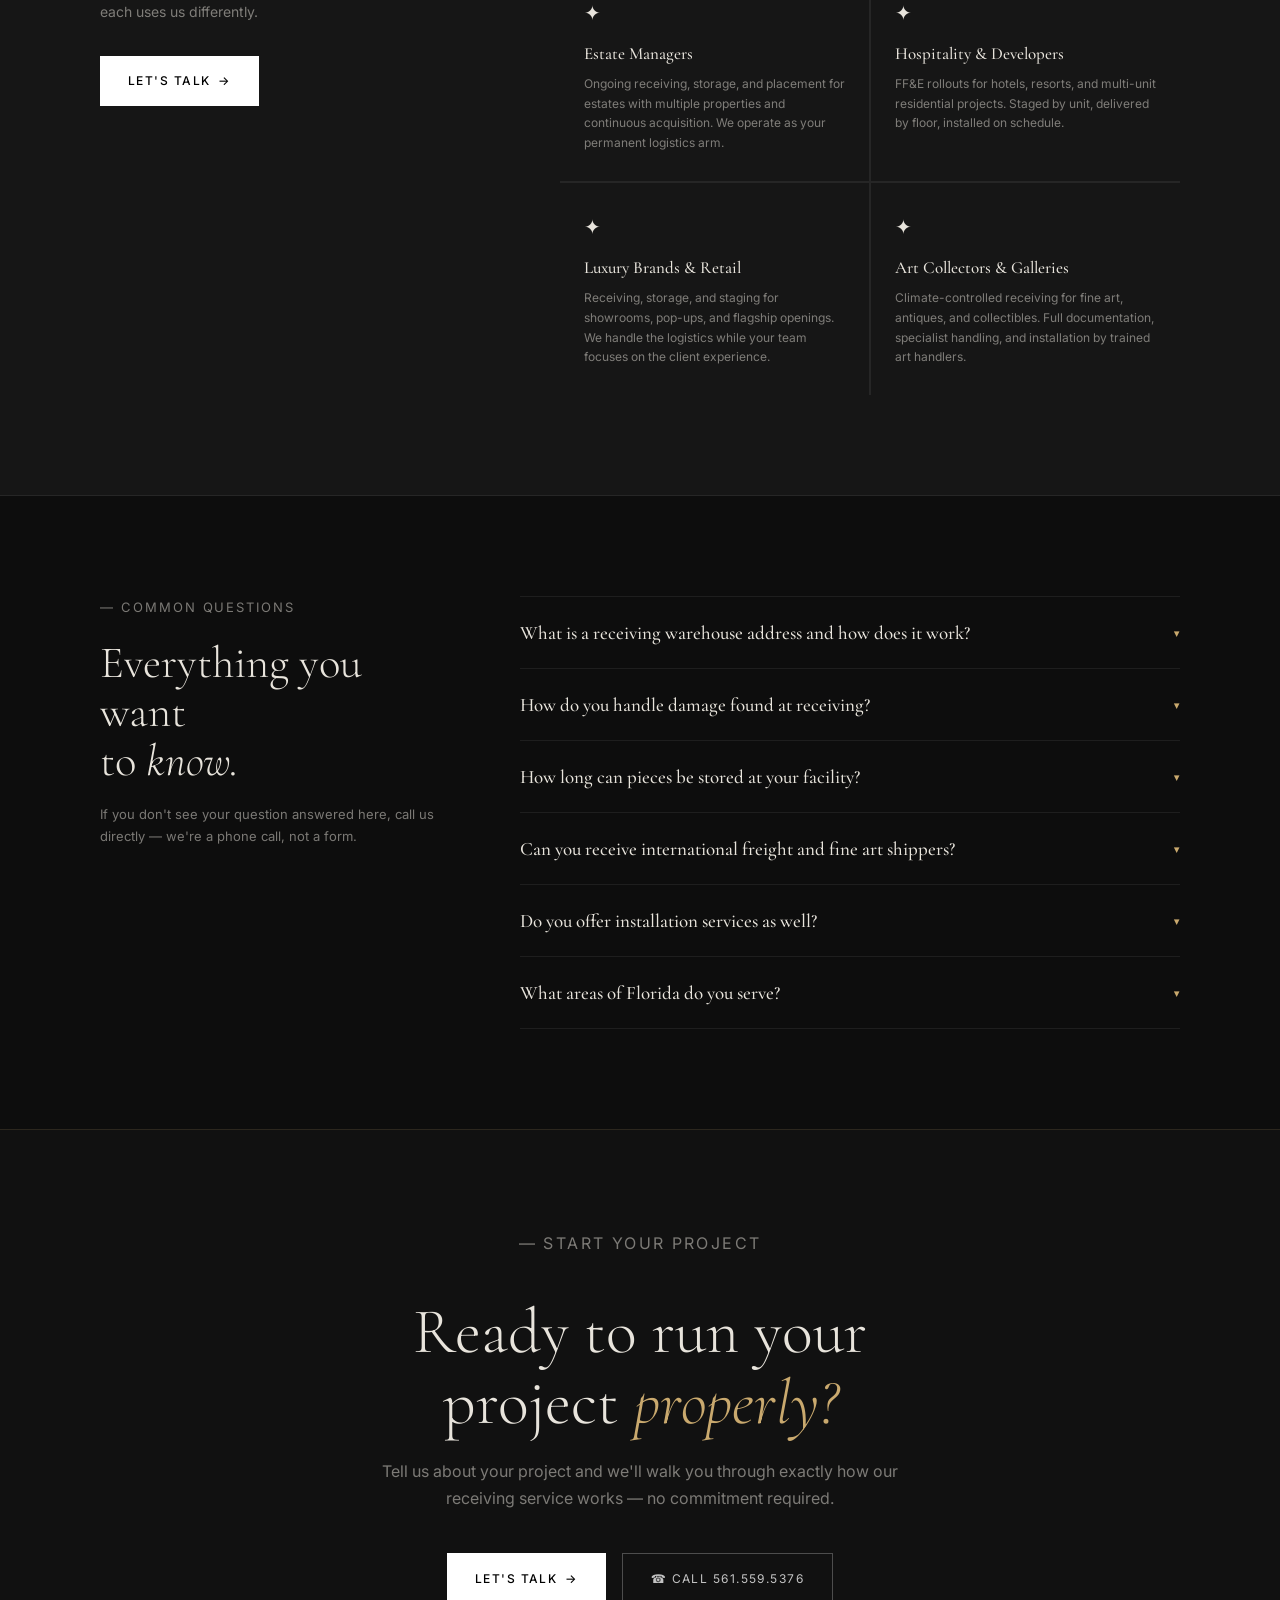
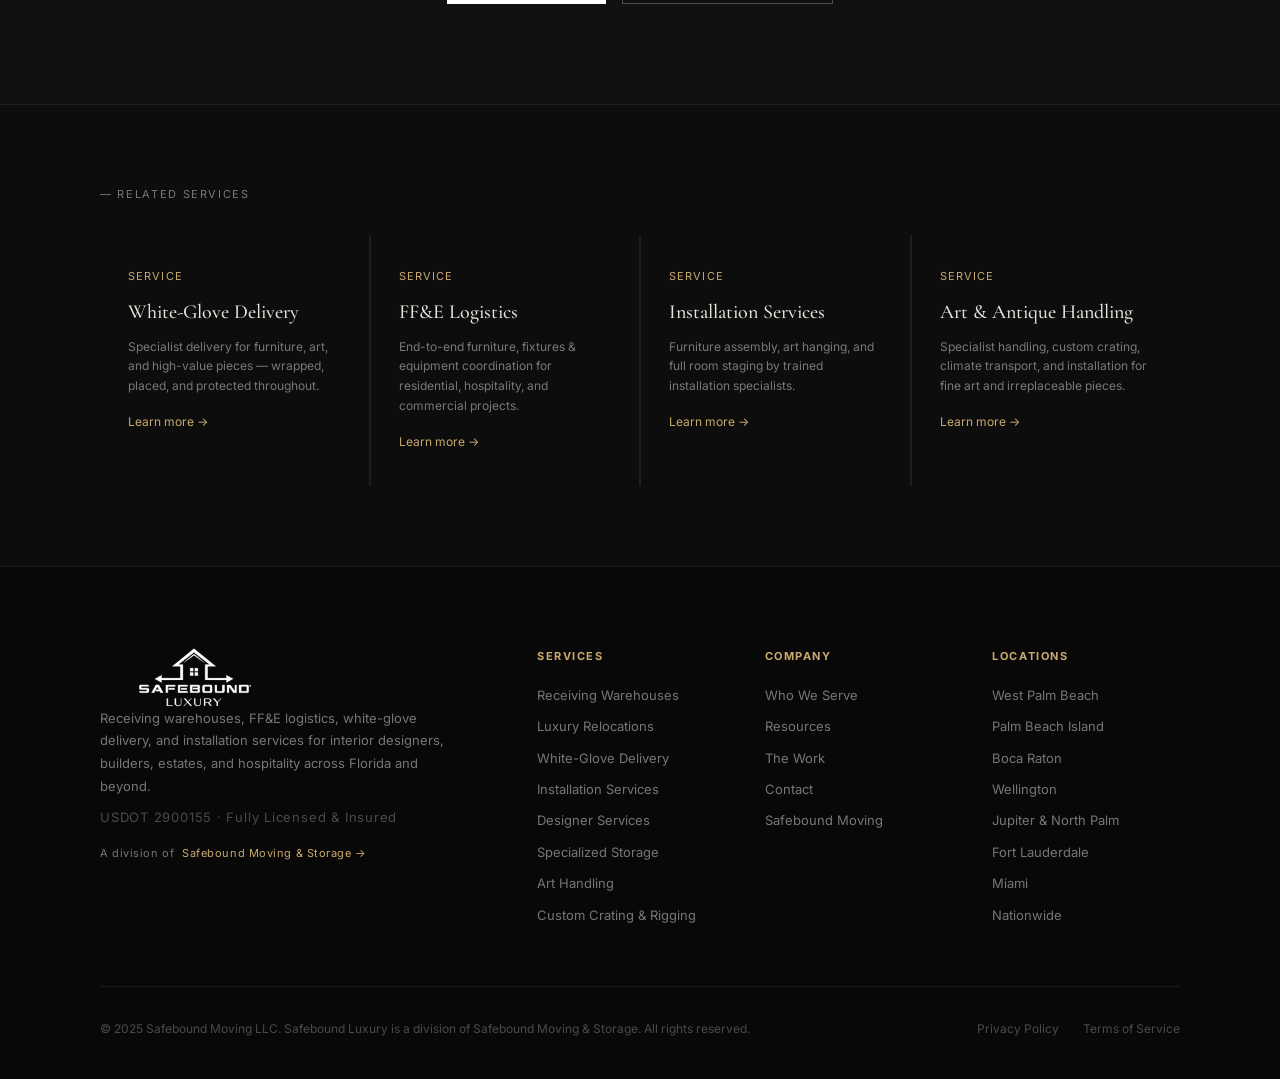
<file: receiving-warehouses.html>
<!DOCTYPE html>
<html lang="en">
<head>
  <meta charset="UTF-8" />
  <meta name="viewport" content="width=device-width, initial-scale=1.0" />
  <title>Receiving Warehouses — Safebound Luxury | Designer &amp; Trade Receiving in Florida</title>
  <meta name="description" content="Florida's premier receiving warehouse for interior designers, builders, and trade clients. Climate-controlled storage, condition reporting on every piece, and coordinated white-glove delivery." />
  <link rel="preconnect" href="https://fonts.googleapis.com" />
  <link rel="preconnect" href="https://fonts.gstatic.com" crossorigin />
  <link href="https://fonts.googleapis.com/css2?family=Cormorant+Garamond:ital,wght@0,300;0,400;0,500;0,600;1,300;1,400;1,500&family=Inter:wght@300;400;500;600&display=swap" rel="stylesheet" />
  <link rel="stylesheet" href="style.css" />
  <style>
    /* ── Service Page Specific ── */
    .service-hero {
      position: relative;
      min-height: 72vh;
      display: flex;
      align-items: flex-end;
      overflow: hidden;
    }
    .service-hero-bg {
      position: absolute;
      inset: 0;
      background-image: url('img-storage.jpg');
      background-size: cover;
      background-position: center 30%;
      filter: brightness(0.35);
    }
    .service-hero-overlay {
      position: absolute;
      inset: 0;
      background: linear-gradient(to top, rgba(13,13,13,1) 0%, rgba(13,13,13,0.4) 60%, rgba(13,13,13,0.1) 100%);
    }
    .service-hero-content {
      position: relative;
      z-index: 2;
      max-width: 1160px;
      margin: 0 auto;
      padding: 80px 40px;
      width: 100%;
    }
    .service-breadcrumb {
      font-size: 11px;
      letter-spacing: 0.1em;
      text-transform: uppercase;
      color: var(--text-muted);
      margin-bottom: 24px;
      display: flex;
      align-items: center;
      gap: 8px;
    }
    .service-breadcrumb a { color: var(--gold); }
    .service-breadcrumb .crumb-sep { opacity: 0.4; }
    .service-eyebrow {
      font-size: 11px;
      letter-spacing: 0.15em;
      text-transform: uppercase;
      color: var(--gold);
      margin-bottom: 20px;
    }
    .service-hero-headline {
      font-family: var(--font-serif);
      font-size: clamp(52px, 7vw, 96px);
      font-weight: 300;
      line-height: 1.0;
      color: var(--text);
      margin-bottom: 28px;
      max-width: 800px;
    }
    .service-hero-headline em { font-style: italic; color: var(--gold); }
    .service-hero-sub {
      font-size: 17px;
      line-height: 1.7;
      color: rgba(232,228,220,0.75);
      max-width: 640px;
      margin-bottom: 40px;
    }
    .service-hero-cta {
      display: flex;
      gap: 16px;
      flex-wrap: wrap;
    }

    /* ── Service Stats Bar ── */
    .service-stats {
      background: var(--bg-2);
      border-bottom: 1px solid var(--border);
    }
    .service-stats-inner {
      max-width: 1160px;
      margin: 0 auto;
      padding: 0 40px;
      display: grid;
      grid-template-columns: repeat(4, 1fr);
      divide-x: 1px solid var(--border);
    }
    .service-stat {
      padding: 32px 0;
      text-align: center;
      border-right: 1px solid var(--border);
    }
    .service-stat:last-child { border-right: none; }
    .service-stat-num {
      display: block;
      font-family: var(--font-serif);
      font-size: 42px;
      font-weight: 300;
      color: var(--gold);
      line-height: 1;
      margin-bottom: 6px;
    }
    .service-stat-label {
      font-size: 11px;
      letter-spacing: 0.08em;
      text-transform: uppercase;
      color: var(--text-muted);
    }

    /* ── Intro Section ── */
    .service-intro {
      padding: 100px 0;
      background: var(--bg);
    }
    .service-intro-inner {
      max-width: 1160px;
      margin: 0 auto;
      padding: 0 40px;
      display: grid;
      grid-template-columns: 1fr 1fr;
      gap: 80px;
      align-items: start;
    }
    .service-intro-left {}
    .section-label {
      font-size: 11px;
      letter-spacing: 0.15em;
      text-transform: uppercase;
      color: var(--gold);
      margin-bottom: 20px;
    }
    .section-headline {
      font-family: var(--font-serif);
      font-size: clamp(36px, 4vw, 52px);
      font-weight: 300;
      line-height: 1.1;
      color: var(--text);
      margin-bottom: 24px;
    }
    .section-headline em { font-style: italic; }
    .section-body {
      font-size: 15px;
      line-height: 1.8;
      color: rgba(232,228,220,0.7);
      margin-bottom: 20px;
    }
    .service-intro-right {}
    .feature-list {
      display: flex;
      flex-direction: column;
      gap: 0;
    }
    .feature-item {
      display: flex;
      align-items: flex-start;
      gap: 20px;
      padding: 22px 0;
      border-bottom: 1px solid var(--border);
    }
    .feature-item:first-child { border-top: 1px solid var(--border); }
    .feature-icon {
      width: 36px;
      height: 36px;
      flex-shrink: 0;
      display: flex;
      align-items: center;
      justify-content: center;
      color: var(--gold);
      font-size: 18px;
      margin-top: 2px;
    }
    .feature-item h4 {
      font-family: var(--font-serif);
      font-size: 18px;
      font-weight: 500;
      color: var(--text);
      margin-bottom: 4px;
    }
    .feature-item p {
      font-size: 13px;
      line-height: 1.65;
      color: var(--text-muted);
    }

    /* ── What We Do Section ── */
    .service-what {
      padding: 100px 0;
      background: var(--bg-2);
    }
    .service-what-inner {
      max-width: 1160px;
      margin: 0 auto;
      padding: 0 40px;
    }
    .service-what-header {
      max-width: 600px;
      margin-bottom: 64px;
    }
    .what-grid {
      display: grid;
      grid-template-columns: repeat(3, 1fr);
      gap: 2px;
      background: var(--border);
    }
    .what-card {
      background: var(--bg-2);
      padding: 40px 36px;
    }
    .what-num {
      font-family: var(--font-serif);
      font-size: 48px;
      font-weight: 300;
      color: rgba(201,169,110,0.2);
      line-height: 1;
      margin-bottom: 20px;
    }
    .what-card h3 {
      font-family: var(--font-serif);
      font-size: 22px;
      font-weight: 500;
      color: var(--text);
      margin-bottom: 12px;
    }
    .what-card p {
      font-size: 13px;
      line-height: 1.75;
      color: var(--text-muted);
    }

    /* ── Process Section ── */
    .service-process {
      padding: 100px 0;
      background: var(--bg);
    }
    .service-process-inner {
      max-width: 1160px;
      margin: 0 auto;
      padding: 0 40px;
    }
    .process-header {
      max-width: 600px;
      margin-bottom: 64px;
    }
    .process-timeline {
      display: flex;
      flex-direction: column;
      gap: 0;
    }
    .timeline-step {
      display: grid;
      grid-template-columns: 80px 1px 1fr;
      gap: 0 40px;
      padding: 40px 0;
      position: relative;
    }
    .timeline-step:not(:last-child)::after {
      content: '';
      position: absolute;
      left: 39px;
      top: 80px;
      bottom: 0;
      width: 1px;
      background: var(--border);
    }
    .timeline-num {
      font-family: var(--font-sans);
      font-size: 32px;
      font-weight: 300;
      color: var(--gold);
      opacity: 0.5;
      line-height: 1;
      text-align: right;
      letter-spacing: 0.05em;
    }
    .timeline-line {
      width: 1px;
      background: var(--border);
    }
    .timeline-content {
      padding-top: 6px;
    }
    .timeline-content h3 {
      font-family: var(--font-serif);
      font-size: 24px;
      font-weight: 500;
      color: var(--text);
      margin-bottom: 10px;
    }
    .timeline-content p {
      font-size: 14px;
      line-height: 1.75;
      color: var(--text-muted);
      max-width: 580px;
    }

    /* ── For Who Section ── */
    .service-for {
      padding: 100px 0;
      background: var(--bg-3);
      border-top: 1px solid var(--border);
      border-bottom: 1px solid var(--border);
    }
    .service-for-inner {
      max-width: 1160px;
      margin: 0 auto;
      padding: 0 40px;
      display: grid;
      grid-template-columns: 380px 1fr;
      gap: 80px;
      align-items: start;
    }
    .service-for-left h2 {
      font-family: var(--font-serif);
      font-size: clamp(36px, 4vw, 52px);
      font-weight: 300;
      line-height: 1.1;
      color: var(--text);
      margin-bottom: 24px;
    }
    .service-for-left p {
      font-size: 14px;
      line-height: 1.8;
      color: var(--text-muted);
      margin-bottom: 32px;
    }
    .client-type-grid {
      display: grid;
      grid-template-columns: 1fr 1fr;
      gap: 2px;
      background: var(--border);
    }
    .client-type {
      background: var(--bg-3);
      padding: 28px 24px;
    }
    .client-type-icon { font-size: 20px; margin-bottom: 10px; }
    .client-type h4 {
      font-family: var(--font-serif);
      font-size: 17px;
      font-weight: 500;
      color: var(--text);
      margin-bottom: 6px;
    }
    .client-type p {
      font-size: 12px;
      line-height: 1.65;
      color: var(--text-muted);
    }

    /* ── FAQ Section ── */
    .service-faq {
      padding: 100px 0;
      background: var(--bg);
    }
    .service-faq-inner {
      max-width: 1160px;
      margin: 0 auto;
      padding: 0 40px;
      display: grid;
      grid-template-columns: 340px 1fr;
      gap: 80px;
    }
    .faq-header h2 {
      font-family: var(--font-serif);
      font-size: clamp(32px, 3.5vw, 46px);
      font-weight: 300;
      color: var(--text);
      line-height: 1.1;
      margin-bottom: 16px;
    }
    .faq-header p {
      font-size: 13px;
      line-height: 1.75;
      color: var(--text-muted);
    }
    .faq-list {
      display: flex;
      flex-direction: column;
      gap: 0;
    }
    .faq-item {
      border-bottom: 1px solid var(--border);
    }
    .faq-item:first-child { border-top: 1px solid var(--border); }
    .faq-q {
      width: 100%;
      background: none;
      border: none;
      color: var(--text);
      font-family: var(--font-serif);
      font-size: 19px;
      font-weight: 500;
      text-align: left;
      padding: 24px 0;
      cursor: pointer;
      display: flex;
      justify-content: space-between;
      align-items: center;
      gap: 16px;
    }
    .faq-q:hover { color: var(--gold); }
    .faq-chevron {
      font-size: 12px;
      color: var(--gold);
      transition: transform 0.25s;
      flex-shrink: 0;
    }
    .faq-item.open .faq-chevron { transform: rotate(180deg); }
    .faq-a {
      display: none;
      font-size: 14px;
      line-height: 1.8;
      color: var(--text-muted);
      padding-bottom: 24px;
      max-width: 580px;
    }
    .faq-item.open .faq-a { display: block; }

    /* ── CTA Band ── */
    .service-cta-band {
      padding: 100px 0;
      background: var(--bg-2);
      border-top: 1px solid rgba(201,169,110,0.15);
      text-align: center;
    }
    .service-cta-band h2 {
      font-family: var(--font-serif);
      font-size: clamp(40px, 5vw, 72px);
      font-weight: 300;
      color: var(--text);
      line-height: 1.1;
      margin-bottom: 20px;
    }
    .service-cta-band h2 em { font-style: italic; color: var(--gold); }
    .service-cta-band p {
      font-size: 16px;
      line-height: 1.7;
      color: var(--text-muted);
      max-width: 520px;
      margin: 0 auto 40px;
    }
    .cta-actions {
      display: flex;
      gap: 16px;
      justify-content: center;
      flex-wrap: wrap;
    }

    /* ── Related Services ── */
    .related-services {
      padding: 80px 0;
      background: var(--bg);
      border-top: 1px solid var(--border);
    }
    .related-inner {
      max-width: 1160px;
      margin: 0 auto;
      padding: 0 40px;
    }
    .related-label {
      font-size: 11px;
      letter-spacing: 0.15em;
      text-transform: uppercase;
      color: var(--text-muted);
      margin-bottom: 32px;
    }
    .related-grid {
      display: grid;
      grid-template-columns: repeat(4, 1fr);
      gap: 2px;
      background: var(--border);
    }
    .related-card {
      background: var(--bg);
      padding: 32px 28px;
      transition: background 0.2s;
      text-decoration: none;
      display: block;
    }
    .related-card:hover { background: var(--bg-2); }
    .related-card-label {
      font-size: 11px;
      letter-spacing: 0.1em;
      text-transform: uppercase;
      color: var(--gold);
      margin-bottom: 10px;
    }
    .related-card h4 {
      font-family: var(--font-serif);
      font-size: 20px;
      font-weight: 500;
      color: var(--text);
      margin-bottom: 8px;
    }
    .related-card p {
      font-size: 12px;
      line-height: 1.65;
      color: var(--text-muted);
    }
    .related-arrow {
      display: inline-block;
      margin-top: 16px;
      font-size: 12px;
      color: var(--gold);
    }

    /* ── Responsive ── */
    @media (max-width: 900px) {
      .service-stats-inner { grid-template-columns: repeat(2, 1fr); }
      .service-stat { border-right: none; border-bottom: 1px solid var(--border); }
      .service-stat:nth-child(odd) { border-right: 1px solid var(--border); }
      .service-intro-inner { grid-template-columns: 1fr; gap: 48px; }
      .what-grid { grid-template-columns: 1fr; }
      .service-for-inner { grid-template-columns: 1fr; gap: 48px; }
      .service-faq-inner { grid-template-columns: 1fr; gap: 48px; }
      .related-grid { grid-template-columns: repeat(2, 1fr); }
    }
    @media (max-width: 600px) {
      .service-hero-content { padding: 60px 24px; }
      .service-stats-inner { grid-template-columns: 1fr 1fr; padding: 0 24px; }
      .service-intro-inner,
      .service-what-inner,
      .service-process-inner,
      .service-for-inner,
      .service-faq-inner,
      .related-inner { padding: 0 24px; }
      .client-type-grid { grid-template-columns: 1fr; }
      .related-grid { grid-template-columns: 1fr; }
      .timeline-step { grid-template-columns: 48px 1px 1fr; gap: 0 20px; }
    }
  </style>
</head>
<body>

  <!-- Announcement Bar -->
  <div class="announce-bar">
    <div class="announce-inner">
      <span class="announce-group announce-parent">
        A division of <a href="https://safeboundmoving.com" target="_blank" rel="noopener">Safebound Moving &amp; Storage</a>
      </span>
|</span>
      <span class="announce-group">
        <span class="dot">◆</span> Serving all of Florida
      </span>
|</span>
      <span class="announce-group">Fully Licensed &amp; Insured · USDOT 2900155</span>
|
    </div>
  </div>

  <!-- Navigation -->
  <nav class="navbar">
    <a href="index.html" class="logo logo-img">
      <img src="logo-notag.png" alt="Safebound Luxury" class="logo-png" />
    </a>
    <ul class="nav-links">

      <li class="nav-item--menu">
        <a href="index.html#services" aria-current="page" aria-haspopup="true" aria-expanded="false">Services <span class="nav-caret">&#9660;</span></a>
        <div class="nav-menu">
          <div class="nav-menu-cols">
            <a href="receiving-warehouses.html">Receiving Warehouses</a>
            <a href="#">Luxury Relocations</a>
            <a href="#">White-Glove Delivery</a>
            <a href="installation-services.html">Installation Services</a>
            <a href="designer-services.html">Designer Services</a>
            <a href="specialized-storage.html">Specialized Storage</a>
            <a href="#">Art Handling</a>
            <a href="#">Custom Crating &amp; Rigging</a>
            <a href="#">Commercial Warehousing</a>
            <a href="#">Yacht &amp; Specialty Logistics</a>
            <div class="nav-menu-foot">
              <a href="index.html#services" class="nav-menu-all">All Services &rarr;</a>
            </div>
          </div>
        </div>
      </li>

      <li class="nav-item--menu">
        <a href="index.html#clientele" aria-haspopup="true" aria-expanded="false">Clientele <span class="nav-caret">&#9660;</span></a>
        <div class="nav-menu">
          <div class="nav-menu-cols">
            <a href="clientele-interior-designers.html">Interior Designers &amp; Architects</a>
            <a href="clientele-luxury-brands.html">Luxury Brands &amp; Retail</a>
            <a href="#">Estate Managers &amp; Family Offices</a>
            <a href="#">Private Residences &amp; Concierge</a>
            <a href="#">Builders, Developers &amp; Hospitality</a>
            <a href="#">Art Collectors &amp; Galleries</a>
            <a href="#">Yacht Owners &amp; Waterfront Estates</a>
            <a href="#">Production Companies</a>
            <a href="#">Supply Chain &amp; Final Mile</a>
            <div class="nav-menu-foot">
              <a href="index.html#clientele" class="nav-menu-all">All Clientele &rarr;</a>
            </div>
          </div>
        </div>
      </li>

      <li class="nav-item--menu">
        <a href="resources.html" aria-haspopup="true" aria-expanded="false">Resources <span class="nav-caret">&#9660;</span></a>
        <div class="nav-menu">
          <div class="nav-menu-cols nav-menu-cols--single">
            <a href="resources.html">All Articles</a>
            <a href="#">Receiving &amp; Warehousing</a>
            <a href="#">Designer Resources</a>
            <a href="#">Storage</a>
            <a href="#">Art &amp; Collections</a>
            <a href="#">Insurance &amp; Risk</a>
          </div>
        </div>
      </li>

      <li><a href="the-work.html">The Work</a></li>
      <li><a href="index.html#contact">Contact</a></li>
    </ul>
    <div class="nav-right">
      <a href="tel:5615595376" class="nav-phone">&#9742; 561.559.5376</a>
      <a href="index.html#contact" class="btn-quote">Request Quote <span>&rsaquo;</span></a>
    </div>
    <button class="hamburger" aria-label="Menu" aria-expanded="false">
      <span></span><span></span><span></span>
    </button>
  </nav>

  <!-- Mobile Nav Drawer -->
  <div class="mobile-nav">
    <ul>
      <li class="m-item m-item--menu">
        <button class="m-toggle" aria-expanded="false">Services <span class="m-plus">+</span></button>
        <ul class="m-sub">
          <li><a href="receiving-warehouses.html">Receiving Warehouses</a></li>
          <li><a href="#">Luxury Relocations</a></li>
          <li><a href="#">White-Glove Delivery</a></li>
          <li><a href="installation-services.html">Installation Services</a></li>
          <li><a href="designer-services.html">Designer Services</a></li>
          <li><a href="specialized-storage.html">Specialized Storage</a></li>
          <li><a href="#">Art Handling</a></li>
          <li><a href="#">Custom Crating &amp; Rigging</a></li>
          <li><a href="#">Commercial Warehousing</a></li>
          <li><a href="#">Yacht &amp; Specialty Logistics</a></li>
          <li><a href="index.html#services">All Services &rarr;</a></li>
        </ul>
      </li>
      <li class="m-item m-item--menu">
        <button class="m-toggle" aria-expanded="false">Clientele <span class="m-plus">+</span></button>
        <ul class="m-sub">
          <li><a href="clientele-interior-designers.html">Interior Designers &amp; Architects</a></li>
          <li><a href="clientele-luxury-brands.html">Luxury Brands &amp; Retail</a></li>
          <li><a href="#">Estate Managers &amp; Family Offices</a></li>
          <li><a href="#">Private Residences &amp; Concierge</a></li>
          <li><a href="#">Builders, Developers &amp; Hospitality</a></li>
          <li><a href="#">Art Collectors &amp; Galleries</a></li>
          <li><a href="#">Yacht Owners &amp; Waterfront Estates</a></li>
          <li><a href="#">Production Companies</a></li>
          <li><a href="#">Supply Chain &amp; Final Mile</a></li>
          <li><a href="index.html#clientele">All Clientele &rarr;</a></li>
        </ul>
      </li>
      <li><a href="resources.html">Resources</a></li>
      <li><a href="the-work.html">The Work</a></li>
      <li><a href="index.html#contact">Contact</a></li>
      <li><a href="tel:5615595376" class="gold">&#9742; 561.559.5376</a></li>
      <li><a href="index.html#contact" class="btn-quote-mobile">Request a Private Quote</a></li>
    </ul>
  </div>

  <!-- Hero -->
  <section class="service-hero">
    <div class="service-hero-bg"></div>
    <div class="service-hero-overlay"></div>
    <div class="service-hero-content">
      <div class="service-breadcrumb">
        <a href="index.html">Home</a>
        <span class="crumb-sep">›</span>
        <a href="index.html#services">Services</a>
        <span class="crumb-sep">›</span>
        <span>Receiving Warehouses</span>
      </div>
      <p class="service-eyebrow">— Service · Receiving &amp; Storage</p>
      <h1 class="service-hero-headline">Your Project's<br /><em>Receiving Hub.</em></h1>
      <p class="service-hero-sub">80,000 sq. ft. of climate-controlled receiving space. Every piece inspected, documented, and held in perfect condition — ready for your installation schedule, not the vendor's.</p>
      <div class="service-hero-cta">
        <a href="index.html#contact" class="btn-primary">Let's Talk <span>→</span></a>
        <a href="#what-we-do" class="btn-ghost">What We Do <span>↓</span></a>
      </div>
    </div>
  </section>

  <!-- Stats -->
  <div class="service-stats">
    <div class="service-stats-inner">
      <div class="service-stat">
        <span class="service-stat-num">80K</span>
        <span class="service-stat-label">Sq. Ft. Climate-Controlled</span>
      </div>
      <div class="service-stat">
        <span class="service-stat-num">100%</span>
        <span class="service-stat-label">Pieces Inspected on Arrival</span>
      </div>
      <div class="service-stat">
        <span class="service-stat-num">48hr</span>
        <span class="service-stat-label">Inspection Reports Delivered</span>
      </div>
      <div class="service-stat">
        <span class="service-stat-num">24/7</span>
        <span class="service-stat-label">Project Access &amp; Coordination</span>
      </div>
    </div>
  </div>

  <!-- Intro -->
  <section class="service-intro">
    <div class="service-intro-inner">
      <div class="service-intro-left">
        <p class="section-label">— What is a Receiving Warehouse?</p>
        <h2 class="section-headline">The logistics layer<br />designers <em>rely on.</em></h2>
        <p class="section-body">A receiving warehouse accepts, inspects, and stores your FF&amp;E — furniture, fixtures, and equipment — on behalf of a designer, architect, or contractor. Vendors ship directly to us, not to the job site. We take custody, photograph the condition, note any damage, and hold your pieces in a climate-controlled environment until you're ready to install.</p>
        <p class="section-body">For luxury residential and commercial projects in Florida, this isn't optional — it's how the best projects run. Coordinating dozens of vendors into a single delivery window without a receiving warehouse is, simply, chaos.</p>
        <p class="section-body">Safebound Luxury operates Florida's most capable luxury receiving facility, purpose-built for high-end furniture, art, and fine materials.</p>
      </div>
      <div class="service-intro-right">
        <div class="feature-list">
          <div class="feature-item">
            <div class="feature-icon">◈</div>
            <div>
              <h4>Climate-Controlled Storage</h4>
              <p>Temperature and humidity maintained year-round. Safe for fine wood, fabric, art, antiques, and sensitive materials.</p>
            </div>
          </div>
          <div class="feature-item">
            <div class="feature-icon">◈</div>
            <div>
              <h4>Full Piece Inspection &amp; Photography</h4>
              <p>Every item received is unwrapped, inspected for damage, photographed in detail, and logged before re-wrapping. You'll know the condition of every piece before install day.</p>
            </div>
          </div>
          <div class="feature-item">
            <div class="feature-icon">◈</div>
            <div>
              <h4>Damage Claims Handled</h4>
              <p>We document damage at the point of receipt — not on install day when it's too late. Vendor claims are filed while evidence is fresh and on your behalf.</p>
            </div>
          </div>
          <div class="feature-item">
            <div class="feature-icon">◈</div>
            <div>
              <h4>Consolidated Delivery</h4>
              <p>All vendors ship to us. We stage everything and deliver it to your job site in a single coordinated delivery — eliminating the chaos of 20 vendor windows.</p>
            </div>
          </div>
          <div class="feature-item">
            <div class="feature-icon">◈</div>
            <div>
              <h4>Real-Time Inventory Access</h4>
              <p>Know exactly what's arrived, what's pending, and what's been flagged — at any time. Never lose track of a piece again.</p>
            </div>
          </div>
        </div>
      </div>
    </div>
  </section>

  <!-- What We Do -->
  <section class="service-what" id="what-we-do">
    <div class="service-what-inner">
      <div class="service-what-header">
        <p class="section-label">— The Full Scope</p>
        <h2 class="section-headline">Everything your<br />project <em>requires.</em></h2>
      </div>
      <div class="what-grid">
        <div class="what-card">
          <div class="what-num">01</div>
          <h3>Vendor Receiving</h3>
          <p>We accept freight and parcel shipments from any vendor — national retailers, boutique makers, international freight, and everything in between. Dock-to-door or white-glove carrier, we handle it.</p>
        </div>
        <div class="what-card">
          <div class="what-num">02</div>
          <h3>Inspection &amp; Condition Reports</h3>
          <p>Every piece is opened, inspected under proper lighting, photographed at multiple angles, and logged. You receive a detailed condition report within 48 hours of receipt. No surprises on install day.</p>
        </div>
        <div class="what-card">
          <div class="what-num">03</div>
          <h3>Climate-Controlled Storage</h3>
          <p>Your pieces are re-wrapped and held in our 80,000 sq. ft. climate-controlled facility. Wood, fabric, art, marble — all protected from Florida's heat and humidity.</p>
        </div>
        <div class="what-card">
          <div class="what-num">04</div>
          <h3>Project Staging</h3>
          <p>Before delivery, our team stages your entire FF&amp;E order by room and installation sequence. Pieces arrive at the job site in exactly the order your team needs them.</p>
        </div>
        <div class="what-card">
          <div class="what-num">05</div>
          <h3>White-Glove Delivery &amp; Install</h3>
          <p>When your schedule is ready, we deliver and place every piece exactly where it belongs — wrapped in moving blankets, carried by specialists, placed without a scratch.</p>
        </div>
        <div class="what-card">
          <div class="what-num">06</div>
          <h3>Return &amp; Vendor Coordination</h3>
          <p>Damaged pieces, wrong orders, returns — we coordinate directly with vendors so you don't have to. We handle all outbound freight, pickup scheduling, and documentation.</p>
        </div>
      </div>
    </div>
  </section>

  <!-- Process -->
  <section class="service-process">
    <div class="service-process-inner">
      <div class="process-header">
        <p class="section-label">— How It Works</p>
        <h2 class="section-headline">From first shipment<br />to <em>final placement.</em></h2>
      </div>
      <div class="process-timeline">
        <div class="timeline-step">
          <div class="timeline-num">01</div>
          <div class="timeline-line"></div>
          <div class="timeline-content">
            <h3>Project Onboarding</h3>
            <p>We assign a dedicated project coordinator to your account. You provide vendor lists, project address, and installation timeline. We set up your unique receiving address and inventory portal — vendors get a single point of contact from day one.</p>
          </div>
        </div>
        <div class="timeline-step">
          <div class="timeline-num">02</div>
          <div class="timeline-line"></div>
          <div class="timeline-content">
            <h3>Vendor Shipments Arrive</h3>
            <p>Vendors ship directly to our facility using your project's receiving address. We accept freight carriers, parcel delivery, fine art shippers, and will-call pickups. Nothing enters the facility without being logged.</p>
          </div>
        </div>
        <div class="timeline-step">
          <div class="timeline-num">03</div>
          <div class="timeline-line"></div>
          <div class="timeline-content">
            <h3>Inspection &amp; Documentation</h3>
            <p>Each piece is unwrapped, inspected, and photographed. Any damage — however minor — is documented and flagged to you within 48 hours. We initiate vendor claims immediately when damage is found, while documentation is still valid.</p>
          </div>
        </div>
        <div class="timeline-step">
          <div class="timeline-num">04</div>
          <div class="timeline-line"></div>
          <div class="timeline-content">
            <h3>Climate-Controlled Hold</h3>
            <p>Inspected pieces are re-wrapped in moving blankets or original packaging and stored in our climate-controlled warehouse. Your inventory dashboard reflects real-time status — arrived, pending, flagged, or cleared for delivery.</p>
          </div>
        </div>
        <div class="timeline-step">
          <div class="timeline-num">05</div>
          <div class="timeline-line"></div>
          <div class="timeline-content">
            <h3>Staged &amp; Ready for Installation</h3>
            <p>When your project schedule is ready, we pre-stage your entire FF&amp;E order — organized by room, floor, and placement sequence. Our delivery crew arrives on site with everything organized to match your install plan.</p>
          </div>
        </div>
        <div class="timeline-step">
          <div class="timeline-num">06</div>
          <div class="timeline-line"></div>
          <div class="timeline-content">
            <h3>White-Glove Delivery &amp; Placement</h3>
            <p>Trained specialists deliver, unwrap, and place each piece exactly as specified. Packing materials are removed, floors and walls are protected throughout, and nothing is left to chance.</p>
          </div>
        </div>
      </div>
    </div>
  </section>

  <!-- Who It's For -->
  <section class="service-for">
    <div class="service-for-inner">
      <div class="service-for-left">
        <p class="section-label">— Who We Work With</p>
        <h2>The professionals<br />who run on this.</h2>
        <p>Receiving warehouses are standard practice for serious luxury projects. Here's who we work with — and why each uses us differently.</p>
        <a href="index.html#contact" class="btn-primary" style="display:inline-flex;align-items:center;gap:8px;">Let's Talk <span>→</span></a>
      </div>
      <div class="client-type-grid">
        <div class="client-type">
          <div class="client-type-icon">✦</div>
          <h4>Interior Designers</h4>
          <p>Coordinate multi-vendor FF&amp;E under one roof. Eliminate surprise damage on install day. Deliver every project on schedule and on budget.</p>
        </div>
        <div class="client-type">
          <div class="client-type-icon">✦</div>
          <h4>Luxury Contractors &amp; Builders</h4>
          <p>Stage entire home builds and hotel fit-outs from a single facility. Coordinate with GCs and design teams from project start to punch list.</p>
        </div>
        <div class="client-type">
          <div class="client-type-icon">✦</div>
          <h4>Estate Managers</h4>
          <p>Ongoing receiving, storage, and placement for estates with multiple properties and continuous acquisition. We operate as your permanent logistics arm.</p>
        </div>
        <div class="client-type">
          <div class="client-type-icon">✦</div>
          <h4>Hospitality &amp; Developers</h4>
          <p>FF&amp;E rollouts for hotels, resorts, and multi-unit residential projects. Staged by unit, delivered by floor, installed on schedule.</p>
        </div>
        <div class="client-type">
          <div class="client-type-icon">✦</div>
          <h4>Luxury Brands &amp; Retail</h4>
          <p>Receiving, storage, and staging for showrooms, pop-ups, and flagship openings. We handle the logistics while your team focuses on the client experience.</p>
        </div>
        <div class="client-type">
          <div class="client-type-icon">✦</div>
          <h4>Art Collectors &amp; Galleries</h4>
          <p>Climate-controlled receiving for fine art, antiques, and collectibles. Full documentation, specialist handling, and installation by trained art handlers.</p>
        </div>
      </div>
    </div>
  </section>

  <!-- FAQ -->
  <section class="service-faq">
    <div class="service-faq-inner">
      <div class="faq-header">
        <p class="section-label">— Common Questions</p>
        <h2>Everything you want<br />to <em>know.</em></h2>
        <p style="margin-top:16px;">If you don't see your question answered here, call us directly — we're a phone call, not a form.</p>
      </div>
      <div class="faq-list">
        <div class="faq-item">
          <button class="faq-q">
            What is a receiving warehouse address and how does it work?
            <span class="faq-chevron">▼</span>
          </button>
          <div class="faq-a">When you onboard with us, we provide a dedicated receiving address tied to your project. All vendors ship to that address instead of the job site. We accept the deliveries, sign for them, and take custody on your behalf. You never need to be present.</div>
        </div>
        <div class="faq-item">
          <button class="faq-q">
            How do you handle damage found at receiving?
            <span class="faq-chevron">▼</span>
          </button>
          <div class="faq-a">We photograph and document all damage at the point of receipt — before we sign a clear delivery. We notify you within 48 hours and initiate the vendor or freight claim on your behalf. This protects your claim rights far better than discovering damage on install day, when documentation is harder to establish.</div>
        </div>
        <div class="faq-item">
          <button class="faq-q">
            How long can pieces be stored at your facility?
            <span class="faq-chevron">▼</span>
          </button>
          <div class="faq-a">As long as your project requires. We work with designers and estate managers who have pieces in storage for ongoing projects spanning many months. Monthly storage is billed at a project rate based on your inventory volume.</div>
        </div>
        <div class="faq-item">
          <button class="faq-q">
            Can you receive international freight and fine art shippers?
            <span class="faq-chevron">▼</span>
          </button>
          <div class="faq-a">Yes. We work with international freight forwarders, fine art shippers (Crozier, Uovo, Cadogan Tate, etc.), and custom carriers of all kinds. If your piece requires a climate-controlled art shuttle or a crane, we coordinate it. Our dock and facility are equipped for oversized freight.</div>
        </div>
        <div class="faq-item">
          <button class="faq-q">
            Do you offer installation services as well?
            <span class="faq-chevron">▼</span>
          </button>
          <div class="faq-a">Yes — and this is where full-service receiving becomes most valuable. Our team handles delivery and installation of furniture, art hanging, furniture assembly, and room staging. We work directly with your design team or GC so install day runs exactly as planned.</div>
        </div>
        <div class="faq-item">
          <button class="faq-q">
            What areas of Florida do you serve?
            <span class="faq-chevron">▼</span>
          </button>
          <div class="faq-a">Our facility is based in West Palm Beach and we serve projects throughout Palm Beach County, Broward County, Miami-Dade, and the Keys. We regularly serve Palm Beach Island, Boca Raton, Naples, Jupiter, and Miami's luxury residential and hospitality corridors.</div>
        </div>
      </div>
    </div>
  </section>

  <!-- CTA Band -->
  <section class="service-cta-band">
    <div class="container">
      <p class="section-label" style="justify-content:center;display:flex;">— Start Your Project</p>
      <h2>Ready to run your<br />project <em>properly?</em></h2>
      <p>Tell us about your project and we'll walk you through exactly how our receiving service works — no commitment required.</p>
      <div class="cta-actions">
        <a href="index.html#contact" class="btn-primary">Let's Talk <span>→</span></a>
        <a href="tel:5615595376" class="btn-ghost">☎ Call 561.559.5376</a>
      </div>
    </div>
  </section>

  <!-- Related Services -->
  <section class="related-services">
    <div class="related-inner">
      <p class="related-label">— Related Services</p>
      <div class="related-grid">
        <a href="#" class="related-card">
          <div class="related-card-label">Service</div>
          <h4>White-Glove Delivery</h4>
          <p>Specialist delivery for furniture, art, and high-value pieces — wrapped, placed, and protected throughout.</p>
          <span class="related-arrow">Learn more →</span>
        </a>
        <a href="#" class="related-card">
          <div class="related-card-label">Service</div>
          <h4>FF&amp;E Logistics</h4>
          <p>End-to-end furniture, fixtures &amp; equipment coordination for residential, hospitality, and commercial projects.</p>
          <span class="related-arrow">Learn more →</span>
        </a>
        <a href="#" class="related-card">
          <div class="related-card-label">Service</div>
          <h4>Installation Services</h4>
          <p>Furniture assembly, art hanging, and full room staging by trained installation specialists.</p>
          <span class="related-arrow">Learn more →</span>
        </a>
        <a href="#" class="related-card">
          <div class="related-card-label">Service</div>
          <h4>Art &amp; Antique Handling</h4>
          <p>Specialist handling, custom crating, climate transport, and installation for fine art and irreplaceable pieces.</p>
          <span class="related-arrow">Learn more →</span>
        </a>
      </div>
    </div>
  </section>

  <!-- Footer -->
  <footer class="footer">
    <div class="container">
      <div class="footer-top">
        <div class="footer-brand">
          <img src="logo-notag.png" alt="Safebound Luxury" class="logo-png" />
          <p>Receiving warehouses, FF&amp;E logistics, white-glove delivery, and installation services for interior designers, builders, estates, and hospitality across Florida and beyond.</p>
          <p class="footer-lic">USDOT 2900155 · Fully Licensed &amp; Insured</p>
          <div class="footer-parent-brand">
            <span>A division of</span>
            <a href="https://safeboundmoving.com" target="_blank" rel="noopener" class="footer-parent-link">Safebound Moving &amp; Storage →</a>
          </div>
        </div>
        <div class="footer-links">
          <div class="footer-col">
            <h4>Services</h4>
            <ul>
              <li><a href="receiving-warehouses.html">Receiving Warehouses</a></li>
              <li><a href="#">Luxury Relocations</a></li>
              <li><a href="#">White-Glove Delivery</a></li>
              <li><a href="installation-services.html">Installation Services</a></li>
              <li><a href="designer-services.html">Designer Services</a></li>
              <li><a href="specialized-storage.html">Specialized Storage</a></li>
              <li><a href="#">Art Handling</a></li>
              <li><a href="#">Custom Crating &amp; Rigging</a></li>
            </ul>
          </div>
          <div class="footer-col">
            <h4>Company</h4>
            <ul>
              <li><a href="index.html#clientele">Who We Serve</a></li>
              <li><a href="resources.html">Resources</a></li>
              <li><a href="the-work.html">The Work</a></li>
              <li><a href="index.html#contact">Contact</a></li>
              <li><a href="https://safeboundmoving.com" target="_blank" rel="noopener">Safebound Moving</a></li>
            </ul>
          </div>
          <div class="footer-col">
            <h4>Locations</h4>
            <ul>
              <li>West Palm Beach</li>
              <li>Palm Beach Island</li>
              <li>Boca Raton</li>
              <li>Wellington</li>
              <li>Jupiter &amp; North Palm</li>
              <li>Fort Lauderdale</li>
              <li>Miami</li>
              <li>Nationwide</li>
            </ul>
          </div>
        </div>
      </div>
      <div class="footer-bottom">
        <p>© 2025 Safebound Moving LLC. Safebound Luxury is a division of Safebound Moving &amp; Storage. All rights reserved.</p>
        <div class="footer-legal">
          <a href="#">Privacy Policy</a>
          <a href="#">Terms of Service</a>
        </div>
      </div>
    </div>
  </footer>

  <div class="toast" id="toast">Your request has been received. We'll be in touch within one business day.</div>

  <script src="script.js"></script>
  <script>
    // FAQ accordion
    document.querySelectorAll('.faq-q').forEach(btn => {
      btn.addEventListener('click', () => {
        const item = btn.closest('.faq-item');
        const isOpen = item.classList.contains('open');
        document.querySelectorAll('.faq-item').forEach(i => i.classList.remove('open'));
        if (!isOpen) item.classList.add('open');
      });
    });
  </script>

</body>
</html>
</file>
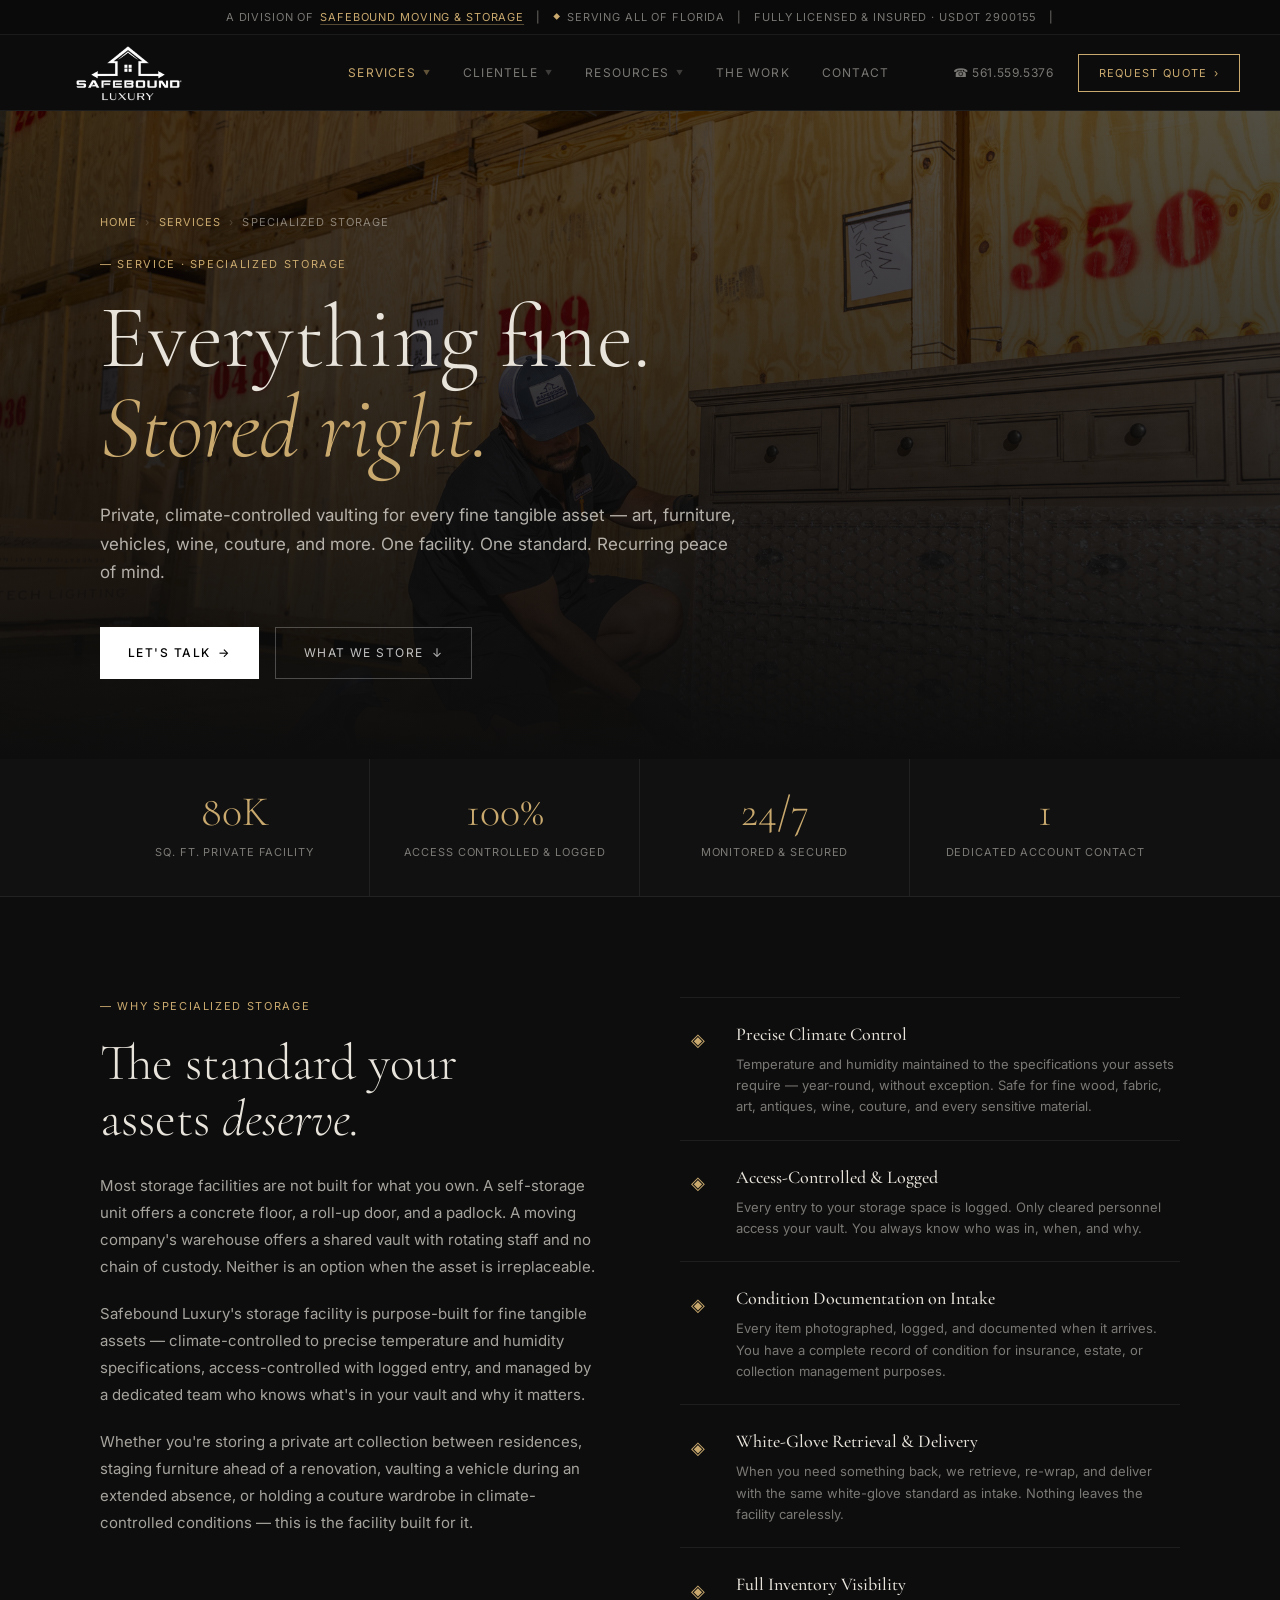
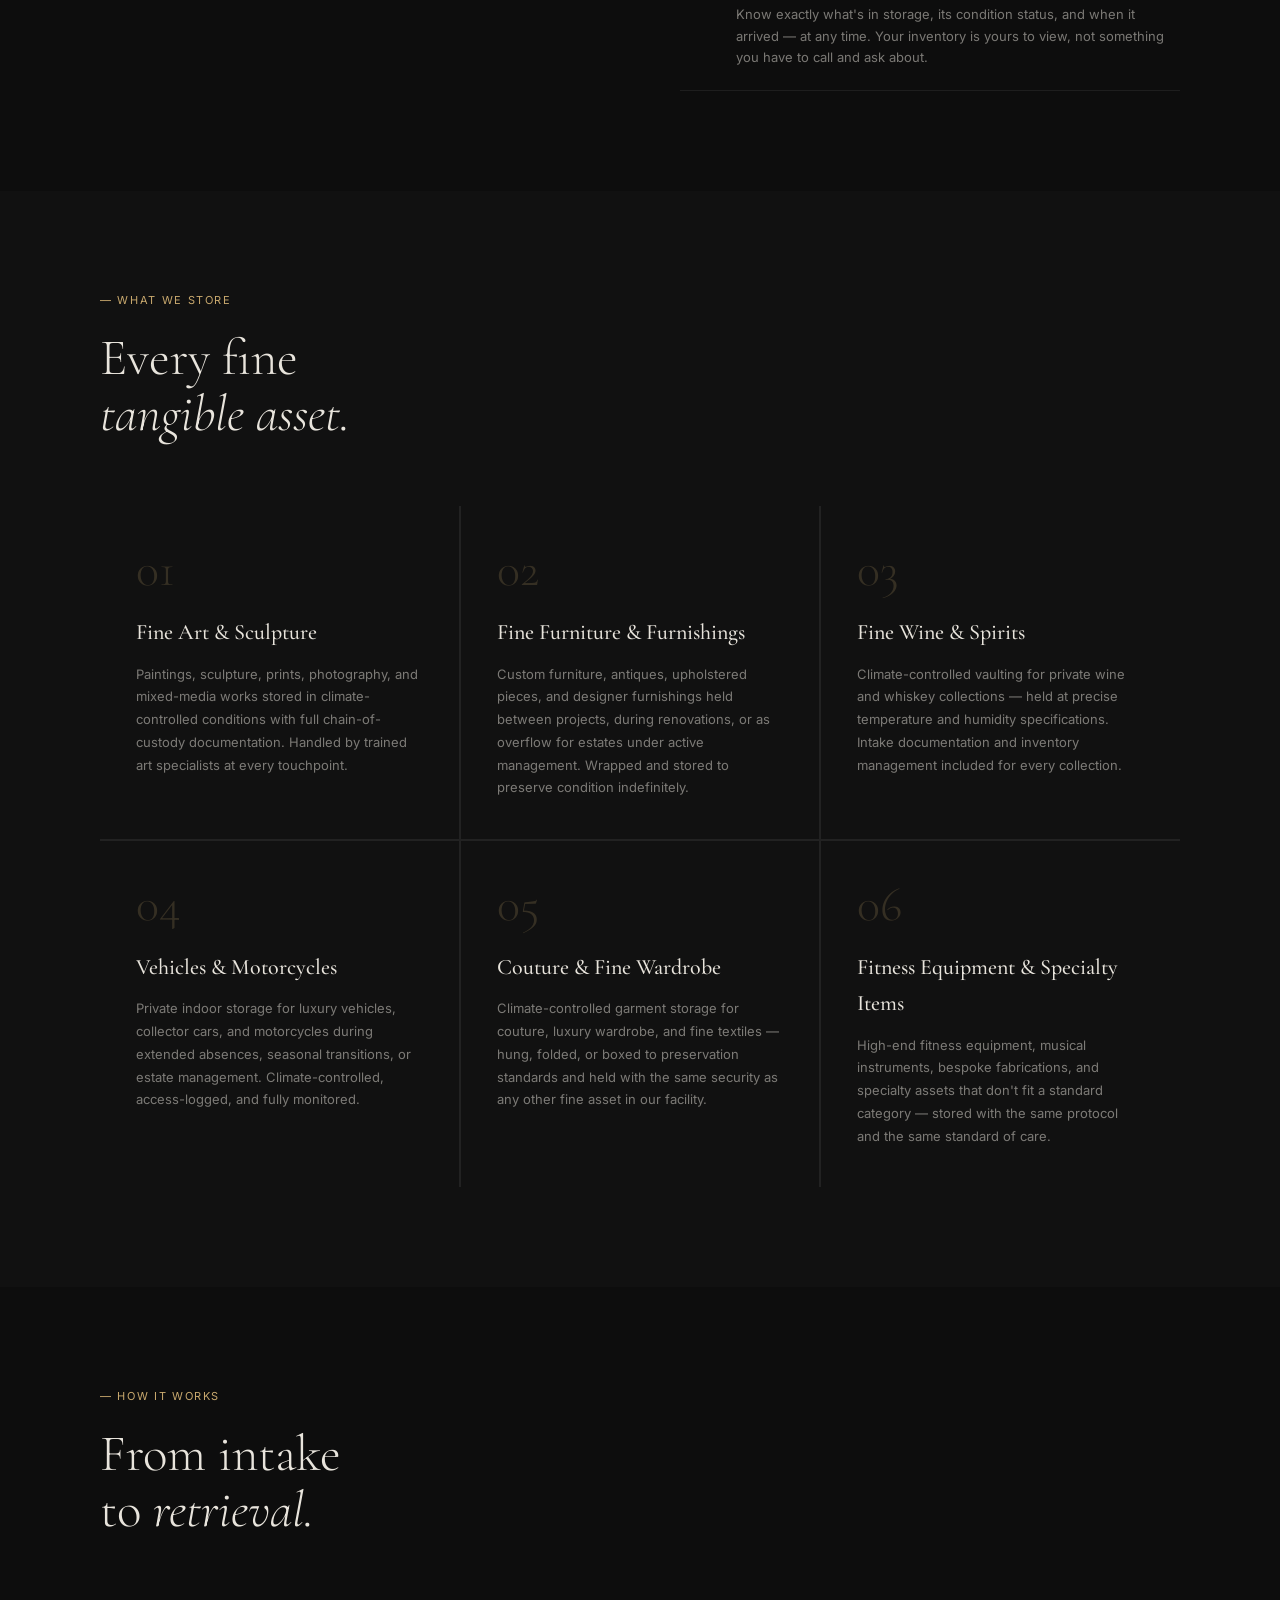
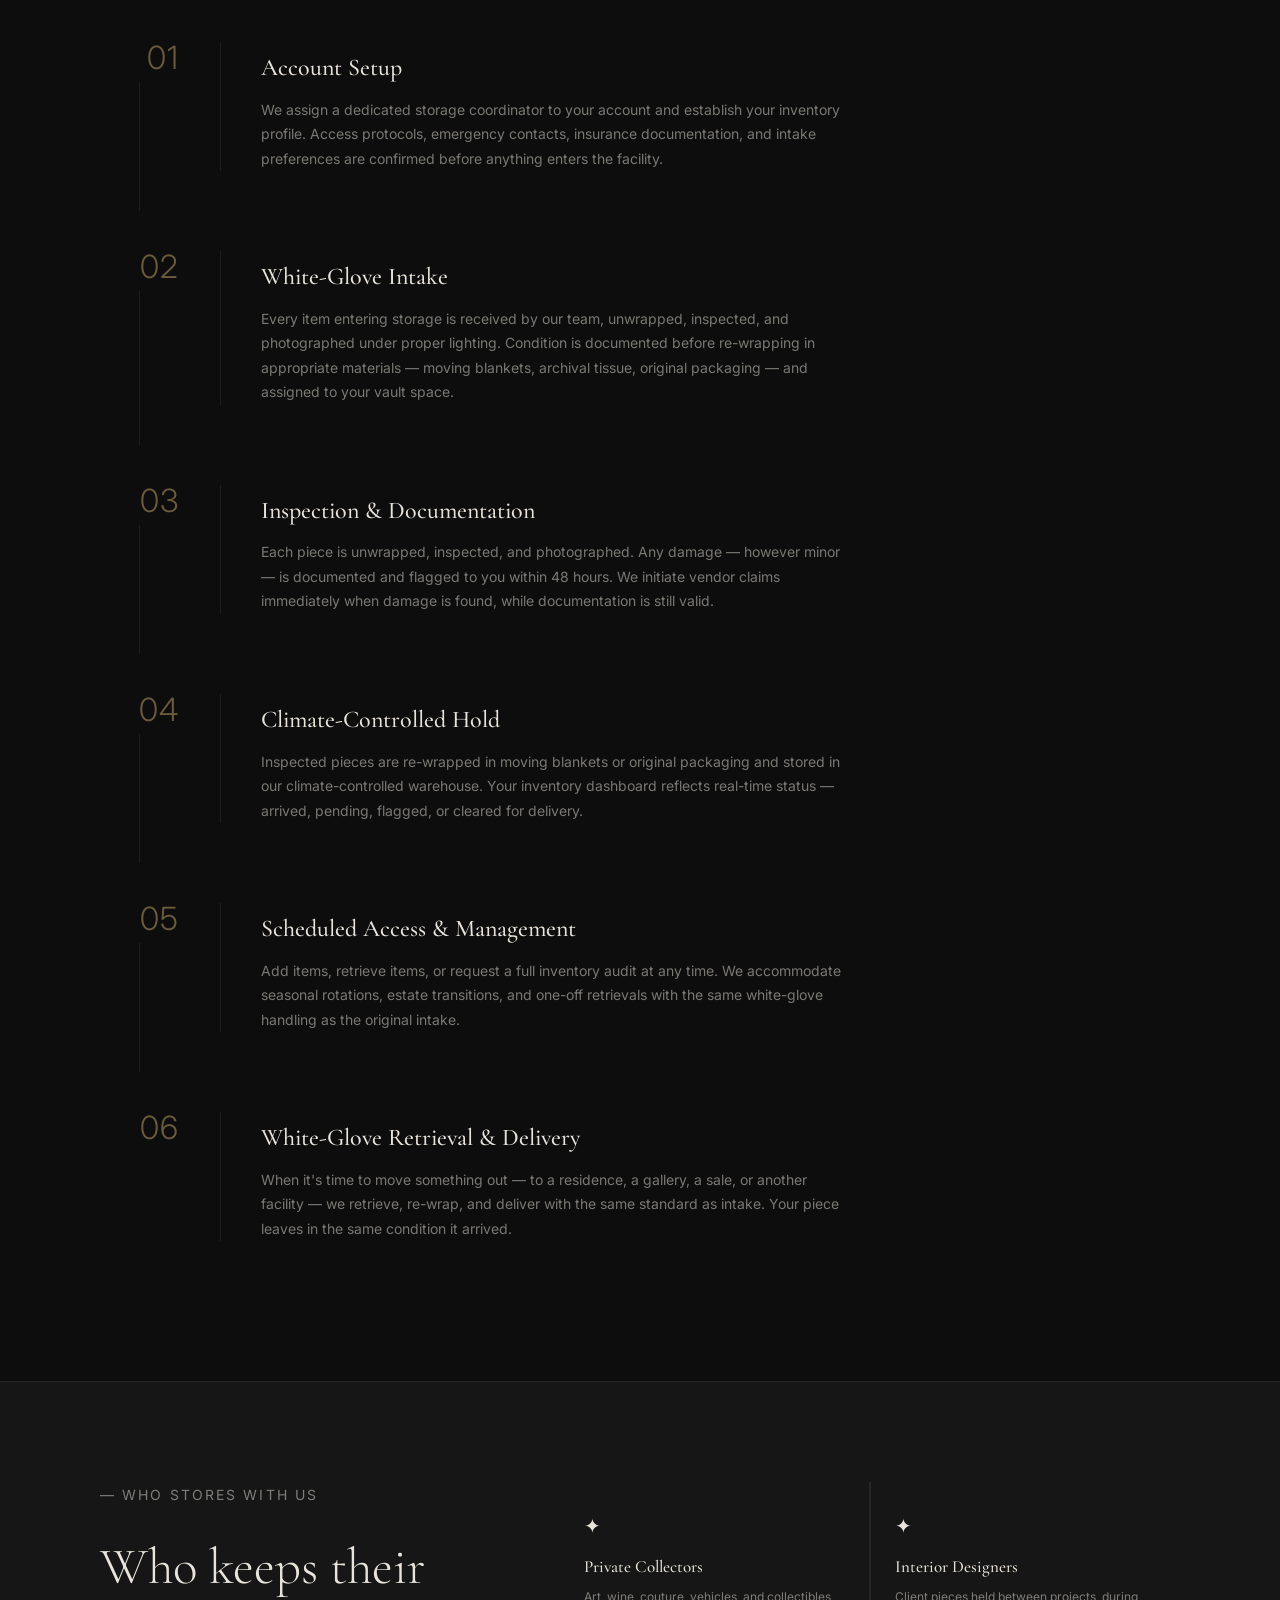
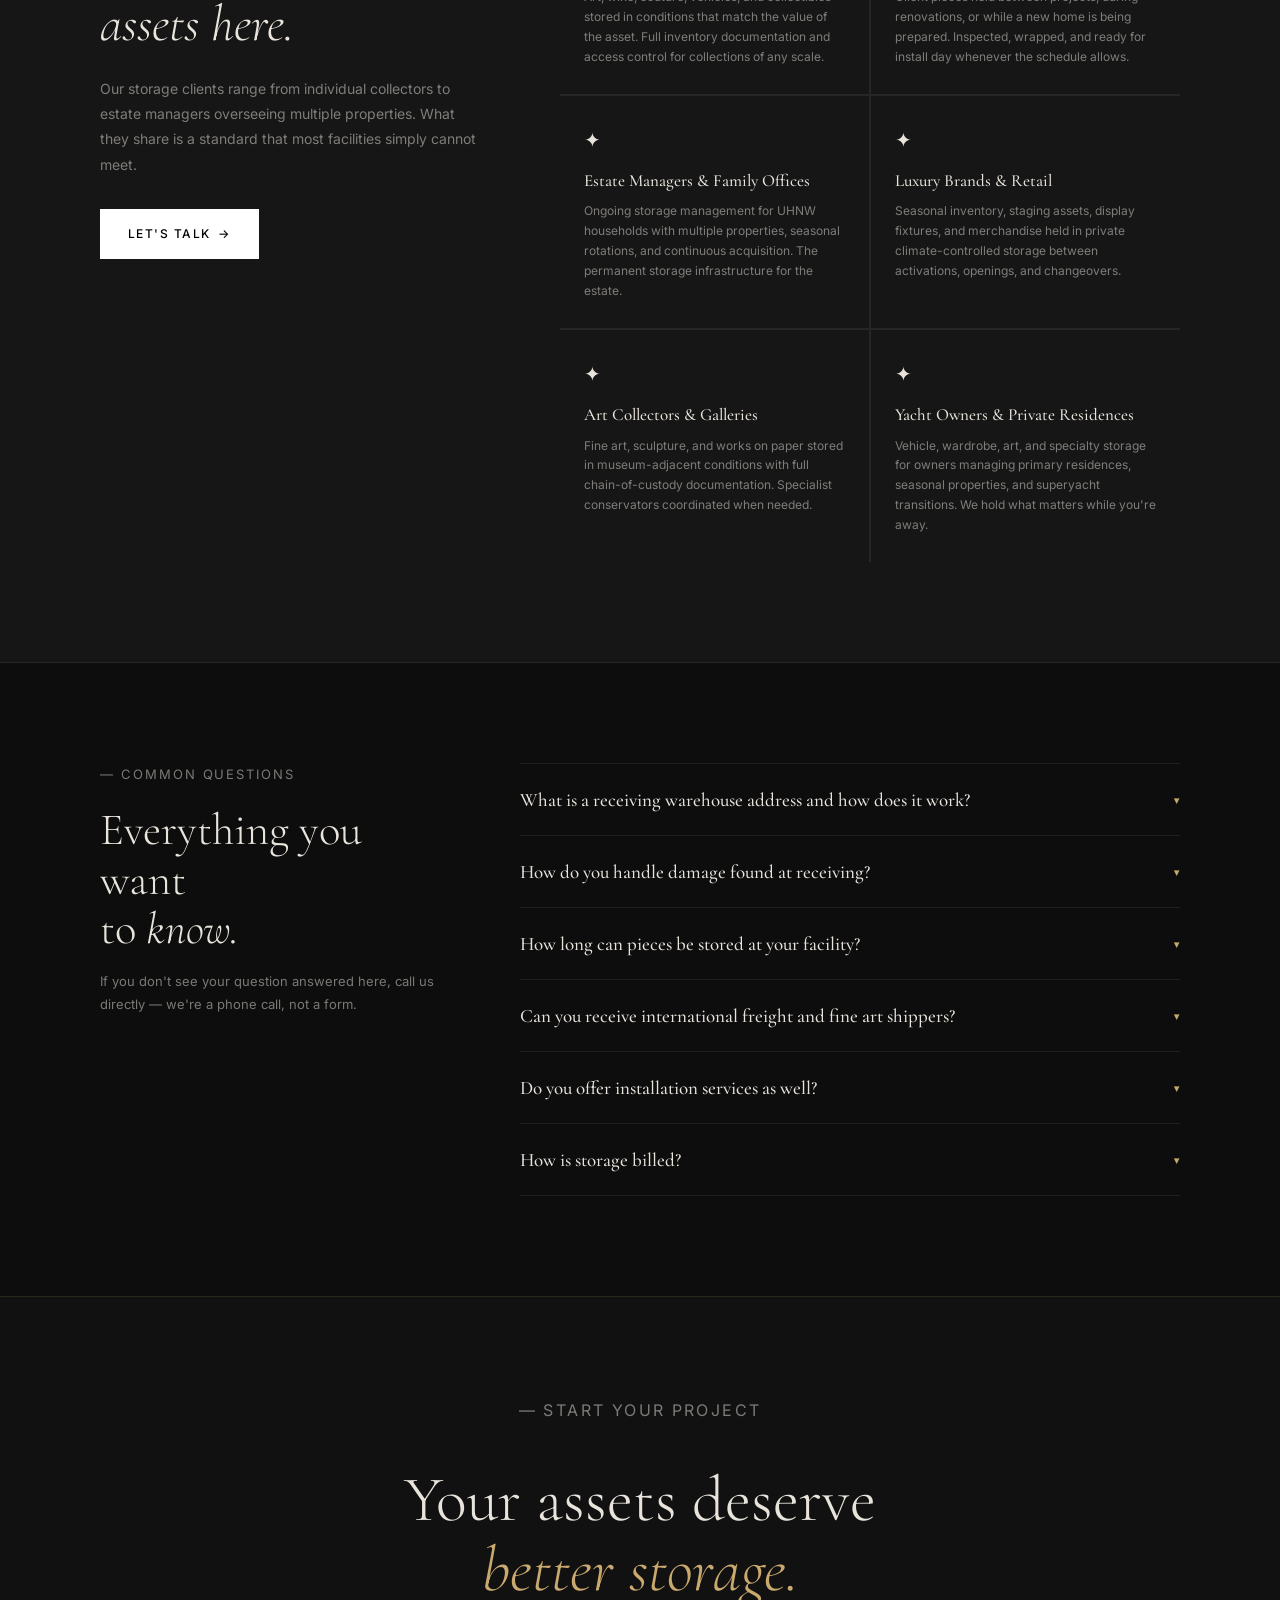
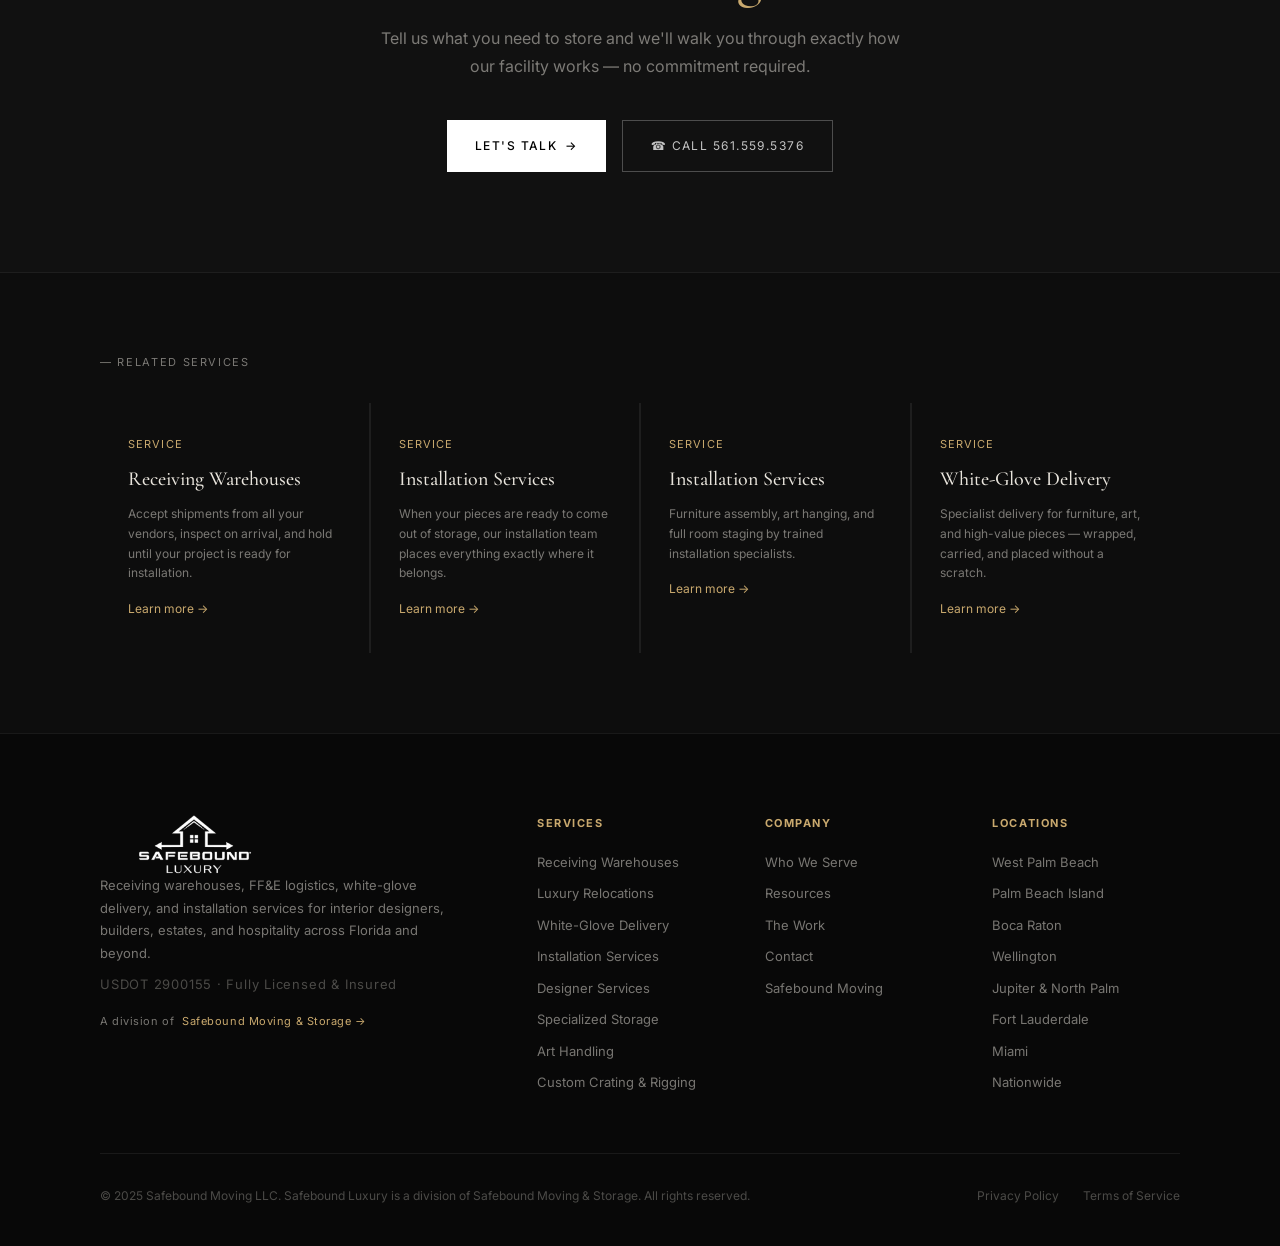
<file: specialized-storage.html>
<!DOCTYPE html>
<html lang="en">
<head>
  <meta charset="UTF-8" />
  <meta name="viewport" content="width=device-width, initial-scale=1.0" />
  <title>Specialized Storage — Safebound Luxury | Climate-Controlled Private Vaulting in Florida</title>
  <meta name="description" content="Florida's premier receiving warehouse for interior designers and luxury contractors. Climate-controlled storage, white-glove inspection, and FF&E coordination from one facility." />
  <link rel="preconnect" href="https://fonts.googleapis.com" />
  <link rel="preconnect" href="https://fonts.gstatic.com" crossorigin />
  <link href="https://fonts.googleapis.com/css2?family=Cormorant+Garamond:ital,wght@0,300;0,400;0,500;0,600;1,300;1,400;1,500&family=Inter:wght@300;400;500;600&display=swap" rel="stylesheet" />
  <link rel="stylesheet" href="style.css" />
  <style>
    /* ── Service Page Specific ── */
    .service-hero {
      position: relative;
      min-height: 72vh;
      display: flex;
      align-items: flex-end;
      overflow: hidden;
    }
    .service-hero-bg {
      position: absolute;
      inset: 0;
      background-image: url('img-storage.jpg');
      background-size: cover;
      background-position: center 30%;
      filter: brightness(0.35);
    }
    .service-hero-overlay {
      position: absolute;
      inset: 0;
      background: linear-gradient(to top, rgba(13,13,13,1) 0%, rgba(13,13,13,0.4) 60%, rgba(13,13,13,0.1) 100%);
    }
    .service-hero-content {
      position: relative;
      z-index: 2;
      max-width: 1160px;
      margin: 0 auto;
      padding: 80px 40px;
      width: 100%;
    }
    .service-breadcrumb {
      font-size: 11px;
      letter-spacing: 0.1em;
      text-transform: uppercase;
      color: var(--text-muted);
      margin-bottom: 24px;
      display: flex;
      align-items: center;
      gap: 8px;
    }
    .service-breadcrumb a { color: var(--gold); }
    .service-breadcrumb .crumb-sep { opacity: 0.4; }
    .service-eyebrow {
      font-size: 11px;
      letter-spacing: 0.15em;
      text-transform: uppercase;
      color: var(--gold);
      margin-bottom: 20px;
    }
    .service-hero-headline {
      font-family: var(--font-serif);
      font-size: clamp(52px, 7vw, 96px);
      font-weight: 300;
      line-height: 1.0;
      color: var(--text);
      margin-bottom: 28px;
      max-width: 800px;
    }
    .service-hero-headline em { font-style: italic; color: var(--gold); }
    .service-hero-sub {
      font-size: 17px;
      line-height: 1.7;
      color: rgba(232,228,220,0.75);
      max-width: 640px;
      margin-bottom: 40px;
    }
    .service-hero-cta {
      display: flex;
      gap: 16px;
      flex-wrap: wrap;
    }

    /* ── Service Stats Bar ── */
    .service-stats {
      background: var(--bg-2);
      border-bottom: 1px solid var(--border);
    }
    .service-stats-inner {
      max-width: 1160px;
      margin: 0 auto;
      padding: 0 40px;
      display: grid;
      grid-template-columns: repeat(4, 1fr);
      divide-x: 1px solid var(--border);
    }
    .service-stat {
      padding: 32px 0;
      text-align: center;
      border-right: 1px solid var(--border);
    }
    .service-stat:last-child { border-right: none; }
    .service-stat-num {
      display: block;
      font-family: var(--font-serif);
      font-size: 42px;
      font-weight: 300;
      color: var(--gold);
      line-height: 1;
      margin-bottom: 6px;
    }
    .service-stat-label {
      font-size: 11px;
      letter-spacing: 0.08em;
      text-transform: uppercase;
      color: var(--text-muted);
    }

    /* ── Intro Section ── */
    .service-intro {
      padding: 100px 0;
      background: var(--bg);
    }
    .service-intro-inner {
      max-width: 1160px;
      margin: 0 auto;
      padding: 0 40px;
      display: grid;
      grid-template-columns: 1fr 1fr;
      gap: 80px;
      align-items: start;
    }
    .service-intro-left {}
    .section-label {
      font-size: 11px;
      letter-spacing: 0.15em;
      text-transform: uppercase;
      color: var(--gold);
      margin-bottom: 20px;
    }
    .section-headline {
      font-family: var(--font-serif);
      font-size: clamp(36px, 4vw, 52px);
      font-weight: 300;
      line-height: 1.1;
      color: var(--text);
      margin-bottom: 24px;
    }
    .section-headline em { font-style: italic; }
    .section-body {
      font-size: 15px;
      line-height: 1.8;
      color: rgba(232,228,220,0.7);
      margin-bottom: 20px;
    }
    .service-intro-right {}
    .feature-list {
      display: flex;
      flex-direction: column;
      gap: 0;
    }
    .feature-item {
      display: flex;
      align-items: flex-start;
      gap: 20px;
      padding: 22px 0;
      border-bottom: 1px solid var(--border);
    }
    .feature-item:first-child { border-top: 1px solid var(--border); }
    .feature-icon {
      width: 36px;
      height: 36px;
      flex-shrink: 0;
      display: flex;
      align-items: center;
      justify-content: center;
      color: var(--gold);
      font-size: 18px;
      margin-top: 2px;
    }
    .feature-item h4 {
      font-family: var(--font-serif);
      font-size: 18px;
      font-weight: 500;
      color: var(--text);
      margin-bottom: 4px;
    }
    .feature-item p {
      font-size: 13px;
      line-height: 1.65;
      color: var(--text-muted);
    }

    /* ── What We Do Section ── */
    .service-what {
      padding: 100px 0;
      background: var(--bg-2);
    }
    .service-what-inner {
      max-width: 1160px;
      margin: 0 auto;
      padding: 0 40px;
    }
    .service-what-header {
      max-width: 600px;
      margin-bottom: 64px;
    }
    .what-grid {
      display: grid;
      grid-template-columns: repeat(3, 1fr);
      gap: 2px;
      background: var(--border);
    }
    .what-card {
      background: var(--bg-2);
      padding: 40px 36px;
    }
    .what-num {
      font-family: var(--font-serif);
      font-size: 48px;
      font-weight: 300;
      color: rgba(201,169,110,0.2);
      line-height: 1;
      margin-bottom: 20px;
    }
    .what-card h3 {
      font-family: var(--font-serif);
      font-size: 22px;
      font-weight: 500;
      color: var(--text);
      margin-bottom: 12px;
    }
    .what-card p {
      font-size: 13px;
      line-height: 1.75;
      color: var(--text-muted);
    }

    /* ── Process Section ── */
    .service-process {
      padding: 100px 0;
      background: var(--bg);
    }
    .service-process-inner {
      max-width: 1160px;
      margin: 0 auto;
      padding: 0 40px;
    }
    .process-header {
      max-width: 600px;
      margin-bottom: 64px;
    }
    .process-timeline {
      display: flex;
      flex-direction: column;
      gap: 0;
    }
    .timeline-step {
      display: grid;
      grid-template-columns: 80px 1px 1fr;
      gap: 0 40px;
      padding: 40px 0;
      position: relative;
    }
    .timeline-step:not(:last-child)::after {
      content: '';
      position: absolute;
      left: 39px;
      top: 80px;
      bottom: 0;
      width: 1px;
      background: var(--border);
    }
    .timeline-num {
      font-family: var(--font-sans);
      font-size: 32px;
      font-weight: 300;
      color: var(--gold);
      opacity: 0.5;
      line-height: 1;
      text-align: right;
      letter-spacing: 0.05em;
    }
    .timeline-line {
      width: 1px;
      background: var(--border);
    }
    .timeline-content {
      padding-top: 6px;
    }
    .timeline-content h3 {
      font-family: var(--font-serif);
      font-size: 24px;
      font-weight: 500;
      color: var(--text);
      margin-bottom: 10px;
    }
    .timeline-content p {
      font-size: 14px;
      line-height: 1.75;
      color: var(--text-muted);
      max-width: 580px;
    }

    /* ── For Who Section ── */
    .service-for {
      padding: 100px 0;
      background: var(--bg-3);
      border-top: 1px solid var(--border);
      border-bottom: 1px solid var(--border);
    }
    .service-for-inner {
      max-width: 1160px;
      margin: 0 auto;
      padding: 0 40px;
      display: grid;
      grid-template-columns: 380px 1fr;
      gap: 80px;
      align-items: start;
    }
    .service-for-left h2 {
      font-family: var(--font-serif);
      font-size: clamp(36px, 4vw, 52px);
      font-weight: 300;
      line-height: 1.1;
      color: var(--text);
      margin-bottom: 24px;
    }
    .service-for-left p {
      font-size: 14px;
      line-height: 1.8;
      color: var(--text-muted);
      margin-bottom: 32px;
    }
    .client-type-grid {
      display: grid;
      grid-template-columns: 1fr 1fr;
      gap: 2px;
      background: var(--border);
    }
    .client-type {
      background: var(--bg-3);
      padding: 28px 24px;
    }
    .client-type-icon { font-size: 20px; margin-bottom: 10px; }
    .client-type h4 {
      font-family: var(--font-serif);
      font-size: 17px;
      font-weight: 500;
      color: var(--text);
      margin-bottom: 6px;
    }
    .client-type p {
      font-size: 12px;
      line-height: 1.65;
      color: var(--text-muted);
    }

    /* ── FAQ Section ── */
    .service-faq {
      padding: 100px 0;
      background: var(--bg);
    }
    .service-faq-inner {
      max-width: 1160px;
      margin: 0 auto;
      padding: 0 40px;
      display: grid;
      grid-template-columns: 340px 1fr;
      gap: 80px;
    }
    .faq-header h2 {
      font-family: var(--font-serif);
      font-size: clamp(32px, 3.5vw, 46px);
      font-weight: 300;
      color: var(--text);
      line-height: 1.1;
      margin-bottom: 16px;
    }
    .faq-header p {
      font-size: 13px;
      line-height: 1.75;
      color: var(--text-muted);
    }
    .faq-list {
      display: flex;
      flex-direction: column;
      gap: 0;
    }
    .faq-item {
      border-bottom: 1px solid var(--border);
    }
    .faq-item:first-child { border-top: 1px solid var(--border); }
    .faq-q {
      width: 100%;
      background: none;
      border: none;
      color: var(--text);
      font-family: var(--font-serif);
      font-size: 19px;
      font-weight: 500;
      text-align: left;
      padding: 24px 0;
      cursor: pointer;
      display: flex;
      justify-content: space-between;
      align-items: center;
      gap: 16px;
    }
    .faq-q:hover { color: var(--gold); }
    .faq-chevron {
      font-size: 12px;
      color: var(--gold);
      transition: transform 0.25s;
      flex-shrink: 0;
    }
    .faq-item.open .faq-chevron { transform: rotate(180deg); }
    .faq-a {
      display: none;
      font-size: 14px;
      line-height: 1.8;
      color: var(--text-muted);
      padding-bottom: 24px;
      max-width: 580px;
    }
    .faq-item.open .faq-a { display: block; }

    /* ── CTA Band ── */
    .service-cta-band {
      padding: 100px 0;
      background: var(--bg-2);
      border-top: 1px solid rgba(201,169,110,0.15);
      text-align: center;
    }
    .service-cta-band h2 {
      font-family: var(--font-serif);
      font-size: clamp(40px, 5vw, 72px);
      font-weight: 300;
      color: var(--text);
      line-height: 1.1;
      margin-bottom: 20px;
    }
    .service-cta-band h2 em { font-style: italic; color: var(--gold); }
    .service-cta-band p {
      font-size: 16px;
      line-height: 1.7;
      color: var(--text-muted);
      max-width: 520px;
      margin: 0 auto 40px;
    }
    .cta-actions {
      display: flex;
      gap: 16px;
      justify-content: center;
      flex-wrap: wrap;
    }

    /* ── Related Services ── */
    .related-services {
      padding: 80px 0;
      background: var(--bg);
      border-top: 1px solid var(--border);
    }
    .related-inner {
      max-width: 1160px;
      margin: 0 auto;
      padding: 0 40px;
    }
    .related-label {
      font-size: 11px;
      letter-spacing: 0.15em;
      text-transform: uppercase;
      color: var(--text-muted);
      margin-bottom: 32px;
    }
    .related-grid {
      display: grid;
      grid-template-columns: repeat(4, 1fr);
      gap: 2px;
      background: var(--border);
    }
    .related-card {
      background: var(--bg);
      padding: 32px 28px;
      transition: background 0.2s;
      text-decoration: none;
      display: block;
    }
    .related-card:hover { background: var(--bg-2); }
    .related-card-label {
      font-size: 11px;
      letter-spacing: 0.1em;
      text-transform: uppercase;
      color: var(--gold);
      margin-bottom: 10px;
    }
    .related-card h4 {
      font-family: var(--font-serif);
      font-size: 20px;
      font-weight: 500;
      color: var(--text);
      margin-bottom: 8px;
    }
    .related-card p {
      font-size: 12px;
      line-height: 1.65;
      color: var(--text-muted);
    }
    .related-arrow {
      display: inline-block;
      margin-top: 16px;
      font-size: 12px;
      color: var(--gold);
    }

    /* ── Responsive ── */
    @media (max-width: 900px) {
      .service-stats-inner { grid-template-columns: repeat(2, 1fr); }
      .service-stat { border-right: none; border-bottom: 1px solid var(--border); }
      .service-stat:nth-child(odd) { border-right: 1px solid var(--border); }
      .service-intro-inner { grid-template-columns: 1fr; gap: 48px; }
      .what-grid { grid-template-columns: 1fr; }
      .service-for-inner { grid-template-columns: 1fr; gap: 48px; }
      .service-faq-inner { grid-template-columns: 1fr; gap: 48px; }
      .related-grid { grid-template-columns: repeat(2, 1fr); }
    }
    @media (max-width: 600px) {
      .service-hero-content { padding: 60px 24px; }
      .service-stats-inner { grid-template-columns: 1fr 1fr; padding: 0 24px; }
      .service-intro-inner,
      .service-what-inner,
      .service-process-inner,
      .service-for-inner,
      .service-faq-inner,
      .related-inner { padding: 0 24px; }
      .client-type-grid { grid-template-columns: 1fr; }
      .related-grid { grid-template-columns: 1fr; }
      .timeline-step { grid-template-columns: 48px 1px 1fr; gap: 0 20px; }
    }
  </style>
</head>
<body>

  <!-- Announcement Bar -->
  <div class="announce-bar">
    <div class="announce-inner">
      <span class="announce-group announce-parent">
        A division of <a href="https://safeboundmoving.com" target="_blank" rel="noopener">Safebound Moving &amp; Storage</a>
      </span>
|</span>
      <span class="announce-group">
        <span class="dot">◆</span> Serving all of Florida
      </span>
|</span>
      <span class="announce-group">Fully Licensed &amp; Insured · USDOT 2900155</span>
|
    </div>
  </div>

  <!-- Navigation -->
  <nav class="navbar">
    <a href="index.html" class="logo logo-img">
      <img src="logo-notag.png" alt="Safebound Luxury" class="logo-png" />
    </a>
    <ul class="nav-links">

      <li class="nav-item--menu">
        <a href="index.html#services" aria-current="page" aria-haspopup="true" aria-expanded="false">Services <span class="nav-caret">&#9660;</span></a>
        <div class="nav-menu">
          <div class="nav-menu-cols">
            <a href="receiving-warehouses.html">Receiving Warehouses</a>
            <a href="#">Luxury Relocations</a>
            <a href="#">White-Glove Delivery</a>
            <a href="installation-services.html">Installation Services</a>
            <a href="designer-services.html">Designer Services</a>
            <a href="specialized-storage.html">Specialized Storage</a>
            <a href="#">Art Handling</a>
            <a href="#">Custom Crating &amp; Rigging</a>
            <a href="#">Commercial Warehousing</a>
            <a href="#">Yacht &amp; Specialty Logistics</a>
            <div class="nav-menu-foot">
              <a href="index.html#services" class="nav-menu-all">All Services &rarr;</a>
            </div>
          </div>
        </div>
      </li>

      <li class="nav-item--menu">
        <a href="index.html#clientele" aria-haspopup="true" aria-expanded="false">Clientele <span class="nav-caret">&#9660;</span></a>
        <div class="nav-menu">
          <div class="nav-menu-cols">
            <a href="clientele-interior-designers.html">Interior Designers &amp; Architects</a>
            <a href="clientele-luxury-brands.html">Luxury Brands &amp; Retail</a>
            <a href="#">Estate Managers &amp; Family Offices</a>
            <a href="#">Private Residences &amp; Concierge</a>
            <a href="#">Builders, Developers &amp; Hospitality</a>
            <a href="#">Art Collectors &amp; Galleries</a>
            <a href="#">Yacht Owners &amp; Waterfront Estates</a>
            <a href="#">Production Companies</a>
            <a href="#">Supply Chain &amp; Final Mile</a>
            <div class="nav-menu-foot">
              <a href="index.html#clientele" class="nav-menu-all">All Clientele &rarr;</a>
            </div>
          </div>
        </div>
      </li>

      <li class="nav-item--menu">
        <a href="resources.html" aria-haspopup="true" aria-expanded="false">Resources <span class="nav-caret">&#9660;</span></a>
        <div class="nav-menu">
          <div class="nav-menu-cols nav-menu-cols--single">
            <a href="resources.html">All Articles</a>
            <a href="#">Receiving &amp; Warehousing</a>
            <a href="#">Designer Resources</a>
            <a href="#">Storage</a>
            <a href="#">Art &amp; Collections</a>
            <a href="#">Insurance &amp; Risk</a>
          </div>
        </div>
      </li>

      <li><a href="the-work.html">The Work</a></li>
      <li><a href="index.html#contact">Contact</a></li>
    </ul>
    <div class="nav-right">
      <a href="tel:5615595376" class="nav-phone">&#9742; 561.559.5376</a>
      <a href="index.html#contact" class="btn-quote">Request Quote <span>&rsaquo;</span></a>
    </div>
    <button class="hamburger" aria-label="Menu" aria-expanded="false">
      <span></span><span></span><span></span>
    </button>
  </nav>

  <!-- Mobile Nav Drawer -->
  <div class="mobile-nav">
    <ul>
      <li class="m-item m-item--menu">
        <button class="m-toggle" aria-expanded="false">Services <span class="m-plus">+</span></button>
        <ul class="m-sub">
          <li><a href="receiving-warehouses.html">Receiving Warehouses</a></li>
          <li><a href="#">Luxury Relocations</a></li>
          <li><a href="#">White-Glove Delivery</a></li>
          <li><a href="installation-services.html">Installation Services</a></li>
          <li><a href="designer-services.html">Designer Services</a></li>
          <li><a href="specialized-storage.html">Specialized Storage</a></li>
          <li><a href="#">Art Handling</a></li>
          <li><a href="#">Custom Crating &amp; Rigging</a></li>
          <li><a href="#">Commercial Warehousing</a></li>
          <li><a href="#">Yacht &amp; Specialty Logistics</a></li>
          <li><a href="index.html#services">All Services &rarr;</a></li>
        </ul>
      </li>
      <li class="m-item m-item--menu">
        <button class="m-toggle" aria-expanded="false">Clientele <span class="m-plus">+</span></button>
        <ul class="m-sub">
          <li><a href="clientele-interior-designers.html">Interior Designers &amp; Architects</a></li>
          <li><a href="clientele-luxury-brands.html">Luxury Brands &amp; Retail</a></li>
          <li><a href="#">Estate Managers &amp; Family Offices</a></li>
          <li><a href="#">Private Residences &amp; Concierge</a></li>
          <li><a href="#">Builders, Developers &amp; Hospitality</a></li>
          <li><a href="#">Art Collectors &amp; Galleries</a></li>
          <li><a href="#">Yacht Owners &amp; Waterfront Estates</a></li>
          <li><a href="#">Production Companies</a></li>
          <li><a href="#">Supply Chain &amp; Final Mile</a></li>
          <li><a href="index.html#clientele">All Clientele &rarr;</a></li>
        </ul>
      </li>
      <li><a href="resources.html">Resources</a></li>
      <li><a href="the-work.html">The Work</a></li>
      <li><a href="index.html#contact">Contact</a></li>
      <li><a href="tel:5615595376" class="gold">&#9742; 561.559.5376</a></li>
      <li><a href="index.html#contact" class="btn-quote-mobile">Request a Private Quote</a></li>
    </ul>
  </div>

  <!-- Hero -->
  <section class="service-hero">
    <div class="service-hero-bg"></div>
    <div class="service-hero-overlay"></div>
    <div class="service-hero-content">
      <div class="service-breadcrumb">
        <a href="index.html">Home</a>
        <span class="crumb-sep">›</span>
        <a href="index.html#services">Services</a>
        <span class="crumb-sep">›</span>
        <span>Specialized Storage</span>
      </div>
      <p class="service-eyebrow">— Service · Specialized Storage</p>
      <h1 class="service-hero-headline">Everything fine.<br /><em>Stored right.</em></h1>
      <p class="service-hero-sub">Private, climate-controlled vaulting for every fine tangible asset — art, furniture, vehicles, wine, couture, and more. One facility. One standard. Recurring peace of mind.</p>
      <div class="service-hero-cta">
        <a href="index.html#contact" class="btn-primary">Let's Talk <span>→</span></a>
        <a href="#what-we-store" class="btn-ghost">What We Store <span>↓</span></a>
      </div>
    </div>
  </section>

  <!-- Stats -->
  <div class="service-stats">
    <div class="service-stats-inner">
      <div class="service-stat">
        <span class="service-stat-num">80K</span>
        <span class="service-stat-label">Sq. Ft. Private Facility</span>
      </div>
      <div class="service-stat">
        <span class="service-stat-num">100%</span>
        <span class="service-stat-label">Access Controlled &amp; Logged</span>
      </div>
      <div class="service-stat">
        <span class="service-stat-num">24/7</span>
        <span class="service-stat-label">Monitored &amp; Secured</span>
      </div>
      <div class="service-stat">
        <span class="service-stat-num">1</span>
        <span class="service-stat-label">Dedicated Account Contact</span>
      </div>
    </div>
  </div>

  <!-- Intro -->
  <section class="service-intro">
    <div class="service-intro-inner">
      <div class="service-intro-left">
        <p class="section-label">— Why Specialized Storage</p>
        <h2 class="section-headline">The standard your<br />assets <em>deserve.</em></h2>
        <p class="section-body">Most storage facilities are not built for what you own. A self-storage unit offers a concrete floor, a roll-up door, and a padlock. A moving company's warehouse offers a shared vault with rotating staff and no chain of custody. Neither is an option when the asset is irreplaceable.</p>
        <p class="section-body">Safebound Luxury's storage facility is purpose-built for fine tangible assets — climate-controlled to precise temperature and humidity specifications, access-controlled with logged entry, and managed by a dedicated team who knows what's in your vault and why it matters.</p>
        <p class="section-body">Whether you're storing a private art collection between residences, staging furniture ahead of a renovation, vaulting a vehicle during an extended absence, or holding a couture wardrobe in climate-controlled conditions — this is the facility built for it.</p>
      </div>
      <div class="service-intro-right">
        <div class="feature-list">
          <div class="feature-item">
            <div class="feature-icon">◈</div>
            <div>
              <h4>Precise Climate Control</h4>
              <p>Temperature and humidity maintained to the specifications your assets require — year-round, without exception. Safe for fine wood, fabric, art, antiques, wine, couture, and every sensitive material.</p>
            </div>
          </div>
          <div class="feature-item">
            <div class="feature-icon">◈</div>
            <div>
              <h4>Access-Controlled &amp; Logged</h4>
              <p>Every entry to your storage space is logged. Only cleared personnel access your vault. You always know who was in, when, and why.</p>
            </div>
          </div>
          <div class="feature-item">
            <div class="feature-icon">◈</div>
            <div>
              <h4>Condition Documentation on Intake</h4>
              <p>Every item photographed, logged, and documented when it arrives. You have a complete record of condition for insurance, estate, or collection management purposes.</p>
            </div>
          </div>
          <div class="feature-item">
            <div class="feature-icon">◈</div>
            <div>
              <h4>White-Glove Retrieval &amp; Delivery</h4>
              <p>When you need something back, we retrieve, re-wrap, and deliver with the same white-glove standard as intake. Nothing leaves the facility carelessly.</p>
            </div>
          </div>
          <div class="feature-item">
            <div class="feature-icon">◈</div>
            <div>
              <h4>Full Inventory Visibility</h4>
              <p>Know exactly what's in storage, its condition status, and when it arrived — at any time. Your inventory is yours to view, not something you have to call and ask about.</p>
            </div>
          </div>
        </div>
      </div>
    </div>
  </section>

  <!-- What We Do -->
  <section class="service-what" id="what-we-store">
    <div class="service-what-inner">
      <div class="service-what-header">
        <p class="section-label">— What We Store</p>
        <h2 class="section-headline">Every fine<br /><em>tangible asset.</em></h2>
      </div>
      <div class="what-grid">
        <div class="what-card">
          <div class="what-num">01</div>
          <h3>Fine Art &amp; Sculpture</h3>
          <p>Paintings, sculpture, prints, photography, and mixed-media works stored in climate-controlled conditions with full chain-of-custody documentation. Handled by trained art specialists at every touchpoint.</p>
        </div>
        <div class="what-card">
          <div class="what-num">02</div>
          <h3>Fine Furniture &amp; Furnishings</h3>
          <p>Custom furniture, antiques, upholstered pieces, and designer furnishings held between projects, during renovations, or as overflow for estates under active management. Wrapped and stored to preserve condition indefinitely.</p>
        </div>
        <div class="what-card">
          <div class="what-num">03</div>
          <h3>Fine Wine &amp; Spirits</h3>
          <p>Climate-controlled vaulting for private wine and whiskey collections — held at precise temperature and humidity specifications. Intake documentation and inventory management included for every collection.</p>
        </div>
        <div class="what-card">
          <div class="what-num">04</div>
          <h3>Vehicles &amp; Motorcycles</h3>
          <p>Private indoor storage for luxury vehicles, collector cars, and motorcycles during extended absences, seasonal transitions, or estate management. Climate-controlled, access-logged, and fully monitored.</p>
        </div>
        <div class="what-card">
          <div class="what-num">05</div>
          <h3>Couture &amp; Fine Wardrobe</h3>
          <p>Climate-controlled garment storage for couture, luxury wardrobe, and fine textiles — hung, folded, or boxed to preservation standards and held with the same security as any other fine asset in our facility.</p>
        </div>
        <div class="what-card">
          <div class="what-num">06</div>
          <h3>Fitness Equipment &amp; Specialty Items</h3>
          <p>High-end fitness equipment, musical instruments, bespoke fabrications, and specialty assets that don't fit a standard category — stored with the same protocol and the same standard of care.</p>
        </div>
      </div>
    </div>
  </section>

  <!-- Process -->
  <section class="service-process">
    <div class="service-process-inner">
      <div class="process-header">
        <p class="section-label">— How It Works</p>
        <h2 class="section-headline">From intake<br />to <em>retrieval.</em></h2>
      </div>
      <div class="process-timeline">
        <div class="timeline-step">
          <div class="timeline-num">01</div>
          <div class="timeline-line"></div>
          <div class="timeline-content">
            <h3>Account Setup</h3>
            <p>We assign a dedicated storage coordinator to your account and establish your inventory profile. Access protocols, emergency contacts, insurance documentation, and intake preferences are confirmed before anything enters the facility.</p>
          </div>
        </div>
        <div class="timeline-step">
          <div class="timeline-num">02</div>
          <div class="timeline-line"></div>
          <div class="timeline-content">
            <h3>White-Glove Intake</h3>
            <p>Every item entering storage is received by our team, unwrapped, inspected, and photographed under proper lighting. Condition is documented before re-wrapping in appropriate materials — moving blankets, archival tissue, original packaging — and assigned to your vault space.</p>
          </div>
        </div>
        <div class="timeline-step">
          <div class="timeline-num">03</div>
          <div class="timeline-line"></div>
          <div class="timeline-content">
            <h3>Inspection &amp; Documentation</h3>
            <p>Each piece is unwrapped, inspected, and photographed. Any damage — however minor — is documented and flagged to you within 48 hours. We initiate vendor claims immediately when damage is found, while documentation is still valid.</p>
          </div>
        </div>
        <div class="timeline-step">
          <div class="timeline-num">04</div>
          <div class="timeline-line"></div>
          <div class="timeline-content">
            <h3>Climate-Controlled Hold</h3>
            <p>Inspected pieces are re-wrapped in moving blankets or original packaging and stored in our climate-controlled warehouse. Your inventory dashboard reflects real-time status — arrived, pending, flagged, or cleared for delivery.</p>
          </div>
        </div>
        <div class="timeline-step">
          <div class="timeline-num">05</div>
          <div class="timeline-line"></div>
          <div class="timeline-content">
            <h3>Scheduled Access &amp; Management</h3>
            <p>Add items, retrieve items, or request a full inventory audit at any time. We accommodate seasonal rotations, estate transitions, and one-off retrievals with the same white-glove handling as the original intake.</p>
          </div>
        </div>
        <div class="timeline-step">
          <div class="timeline-num">06</div>
          <div class="timeline-line"></div>
          <div class="timeline-content">
            <h3>White-Glove Retrieval &amp; Delivery</h3>
            <p>When it's time to move something out — to a residence, a gallery, a sale, or another facility — we retrieve, re-wrap, and deliver with the same standard as intake. Your piece leaves in the same condition it arrived.</p>
          </div>
        </div>
      </div>
    </div>
  </section>

  <!-- Who It's For -->
  <section class="service-for">
    <div class="service-for-inner">
      <div class="service-for-left">
        <p class="section-label">— Who Stores With Us</p>
        <h2>Who keeps their<br /><em>assets here.</em></h2>
        <p>Our storage clients range from individual collectors to estate managers overseeing multiple properties. What they share is a standard that most facilities simply cannot meet.</p>
        <a href="index.html#contact" class="btn-primary" style="display:inline-flex;align-items:center;gap:8px;">Let's Talk <span>→</span></a>
      </div>
      <div class="client-type-grid">
        <div class="client-type">
          <div class="client-type-icon">✦</div>
          <h4>Private Collectors</h4>
          <p>Art, wine, couture, vehicles, and collectibles stored in conditions that match the value of the asset. Full inventory documentation and access control for collections of any scale.</p>
        </div>
        <div class="client-type">
          <div class="client-type-icon">✦</div>
          <h4>Interior Designers</h4>
          <p>Client pieces held between projects, during renovations, or while a new home is being prepared. Inspected, wrapped, and ready for install day whenever the schedule allows.</p>
        </div>
        <div class="client-type">
          <div class="client-type-icon">✦</div>
          <h4>Estate Managers &amp; Family Offices</h4>
          <p>Ongoing storage management for UHNW households with multiple properties, seasonal rotations, and continuous acquisition. The permanent storage infrastructure for the estate.</p>
        </div>
        <div class="client-type">
          <div class="client-type-icon">✦</div>
          <h4>Luxury Brands &amp; Retail</h4>
          <p>Seasonal inventory, staging assets, display fixtures, and merchandise held in private climate-controlled storage between activations, openings, and changeovers.</p>
        </div>
        <div class="client-type">
          <div class="client-type-icon">✦</div>
          <h4>Art Collectors &amp; Galleries</h4>
          <p>Fine art, sculpture, and works on paper stored in museum-adjacent conditions with full chain-of-custody documentation. Specialist conservators coordinated when needed.</p>
        </div>
        <div class="client-type">
          <div class="client-type-icon">✦</div>
          <h4>Yacht Owners &amp; Private Residences</h4>
          <p>Vehicle, wardrobe, art, and specialty storage for owners managing primary residences, seasonal properties, and superyacht transitions. We hold what matters while you're away.</p>
        </div>
      </div>
    </div>
  </section>

  <!-- FAQ -->
  <section class="service-faq">
    <div class="service-faq-inner">
      <div class="faq-header">
        <p class="section-label">— Common Questions</p>
        <h2>Everything you want<br />to <em>know.</em></h2>
        <p style="margin-top:16px;">If you don't see your question answered here, call us directly — we're a phone call, not a form.</p>
      </div>
      <div class="faq-list">
        <div class="faq-item">
          <button class="faq-q">
            What is a receiving warehouse address and how does it work?
            <span class="faq-chevron">▼</span>
          </button>
          <div class="faq-a">When you onboard with us, we provide a dedicated receiving address tied to your project. All vendors ship to that address instead of the job site. We accept the deliveries, sign for them, and take custody on your behalf. You never need to be present.</div>
        </div>
        <div class="faq-item">
          <button class="faq-q">
            How do you handle damage found at receiving?
            <span class="faq-chevron">▼</span>
          </button>
          <div class="faq-a">We photograph and document all damage at the point of receipt — before we sign a clear delivery. We notify you within 48 hours and initiate the vendor or freight claim on your behalf. This protects your claim rights far better than discovering damage on install day, when documentation is harder to establish.</div>
        </div>
        <div class="faq-item">
          <button class="faq-q">
            How long can pieces be stored at your facility?
            <span class="faq-chevron">▼</span>
          </button>
          <div class="faq-a">As long as your project requires. We work with designers and estate managers who have pieces in storage for ongoing projects spanning many months. Monthly storage is billed at a project rate based on your inventory volume.</div>
        </div>
        <div class="faq-item">
          <button class="faq-q">
            Can you receive international freight and fine art shippers?
            <span class="faq-chevron">▼</span>
          </button>
          <div class="faq-a">Yes. We work with international freight forwarders, fine art shippers (Crozier, Uovo, Cadogan Tate, etc.), and custom carriers of all kinds. If your piece requires a climate-controlled art shuttle or a crane, we coordinate it. Our dock and facility are equipped for oversized freight.</div>
        </div>
        <div class="faq-item">
          <button class="faq-q">
            Do you offer installation services as well?
            <span class="faq-chevron">▼</span>
          </button>
          <div class="faq-a">Yes — and this is where full-service receiving becomes most valuable. Our team handles delivery and installation of furniture, art hanging, furniture assembly, and room staging. We work directly with your design team or GC so install day runs exactly as planned.</div>
        </div>
        <div class="faq-item">
          <button class="faq-q">
            How is storage billed?
            <span class="faq-chevron">▼</span>
          </button>
          <div class="faq-a">Our facility is based in West Palm Beach and we serve projects throughout Palm Beach County, Broward County, Miami-Dade, and the Keys. We regularly serve Palm Beach Island, Boca Raton, Naples, Jupiter, and Miami's luxury residential and hospitality corridors.</div>
        </div>
      </div>
    </div>
  </section>

  <!-- CTA Band -->
  <section class="service-cta-band">
    <div class="container">
      <p class="section-label" style="justify-content:center;display:flex;">— Start Your Project</p>
      <h2>Your assets deserve<br /><em>better storage.</em></h2>
      <p>Tell us what you need to store and we'll walk you through exactly how our facility works — no commitment required.</p>
      <div class="cta-actions">
        <a href="index.html#contact" class="btn-primary">Let's Talk <span>→</span></a>
        <a href="tel:5615595376" class="btn-ghost">☎ Call 561.559.5376</a>
      </div>
    </div>
  </section>

  <!-- Related Services -->
  <section class="related-services">
    <div class="related-inner">
      <p class="related-label">— Related Services</p>
      <div class="related-grid">
        <a href="receiving-warehouses.html" class="related-card">
          <div class="related-card-label">Service</div>
          <h4>Receiving Warehouses</h4>
          <p>Accept shipments from all your vendors, inspect on arrival, and hold until your project is ready for installation.</p>
          <span class="related-arrow">Learn more →</span>
        </a>
        <a href="installation-services.html" class="related-card">
          <div class="related-card-label">Service</div>
          <h4>Installation Services</h4>
          <p>When your pieces are ready to come out of storage, our installation team places everything exactly where it belongs.</p>
          <span class="related-arrow">Learn more →</span>
        </a>
        <a href="#" class="related-card">
          <div class="related-card-label">Service</div>
          <h4>Installation Services</h4>
          <p>Furniture assembly, art hanging, and full room staging by trained installation specialists.</p>
          <span class="related-arrow">Learn more →</span>
        </a>
        <a href="#" class="related-card">
          <div class="related-card-label">Service</div>
          <h4>White-Glove Delivery</h4>
          <p>Specialist delivery for furniture, art, and high-value pieces — wrapped, carried, and placed without a scratch.</p>
          <span class="related-arrow">Learn more →</span>
        </a>
      </div>
    </div>
  </section>

  <!-- Footer -->
  <footer class="footer">
    <div class="container">
      <div class="footer-top">
        <div class="footer-brand">
          <img src="logo-notag.png" alt="Safebound Luxury" class="logo-png" />
          <p>Receiving warehouses, FF&amp;E logistics, white-glove delivery, and installation services for interior designers, builders, estates, and hospitality across Florida and beyond.</p>
          <p class="footer-lic">USDOT 2900155 · Fully Licensed &amp; Insured</p>
          <div class="footer-parent-brand">
            <span>A division of</span>
            <a href="https://safeboundmoving.com" target="_blank" rel="noopener" class="footer-parent-link">Safebound Moving &amp; Storage →</a>
          </div>
        </div>
        <div class="footer-links">
          <div class="footer-col">
            <h4>Services</h4>
            <ul>
              <li><a href="receiving-warehouses.html">Receiving Warehouses</a></li>
              <li><a href="#">Luxury Relocations</a></li>
              <li><a href="#">White-Glove Delivery</a></li>
              <li><a href="installation-services.html">Installation Services</a></li>
              <li><a href="designer-services.html">Designer Services</a></li>
              <li><a href="specialized-storage.html">Specialized Storage</a></li>
              <li><a href="#">Art Handling</a></li>
              <li><a href="#">Custom Crating &amp; Rigging</a></li>
            </ul>
          </div>
          <div class="footer-col">
            <h4>Company</h4>
            <ul>
              <li><a href="index.html#clientele">Who We Serve</a></li>
              <li><a href="resources.html">Resources</a></li>
              <li><a href="the-work.html">The Work</a></li>
              <li><a href="index.html#contact">Contact</a></li>
              <li><a href="https://safeboundmoving.com" target="_blank" rel="noopener">Safebound Moving</a></li>
            </ul>
          </div>
          <div class="footer-col">
            <h4>Locations</h4>
            <ul>
              <li>West Palm Beach</li>
              <li>Palm Beach Island</li>
              <li>Boca Raton</li>
              <li>Wellington</li>
              <li>Jupiter &amp; North Palm</li>
              <li>Fort Lauderdale</li>
              <li>Miami</li>
              <li>Nationwide</li>
            </ul>
          </div>
        </div>
      </div>
      <div class="footer-bottom">
        <p>© 2025 Safebound Moving LLC. Safebound Luxury is a division of Safebound Moving &amp; Storage. All rights reserved.</p>
        <div class="footer-legal">
          <a href="#">Privacy Policy</a>
          <a href="#">Terms of Service</a>
        </div>
      </div>
    </div>
  </footer>

  <div class="toast" id="toast">Your request has been received. We'll be in touch within one business day.</div>

  <script src="script.js"></script>
  <script>
    // FAQ accordion
    document.querySelectorAll('.faq-q').forEach(btn => {
      btn.addEventListener('click', () => {
        const item = btn.closest('.faq-item');
        const isOpen = item.classList.contains('open');
        document.querySelectorAll('.faq-item').forEach(i => i.classList.remove('open'));
        if (!isOpen) item.classList.add('open');
      });
    });
  </script>

</body>
</html>
</file>
<file: style.css>
/* ── Reset & Base ── */
*, *::before, *::after { box-sizing: border-box; margin: 0; padding: 0; }

:root {
  --gold: #C9A96E;
  --gold-light: #E2C99A;
  --bg: #0d0d0d;
  --bg-2: #111111;
  --bg-3: #161616;
  --border: rgba(255,255,255,0.07);
  --text: #e8e4dc;
  --text-muted: rgba(232,228,220,0.5);
  --font-serif: 'Cormorant Garamond', Georgia, serif;
  --font-sans: 'Inter', system-ui, sans-serif;
}

html { scroll-behavior: smooth; }

body {
  background: var(--bg);
  color: var(--text);
  font-family: var(--font-sans);
  font-size: 15px;
  line-height: 1.65;
  -webkit-font-smoothing: antialiased;
}

a { color: inherit; text-decoration: none; }
ul { list-style: none; }

.container {
  max-width: 1160px;
  margin: 0 auto;
  padding: 0 40px;
}

.gold { color: var(--gold); }

/* ── Announce Bar ── */
.announce-bar {
  background: #0a0a0a;
  border-bottom: 1px solid var(--border);
  padding: 8px 0;
  font-size: 11px;
  letter-spacing: 0.08em;
  text-transform: uppercase;
  color: var(--text-muted);
}
.announce-inner {
  max-width: 1160px;
  margin: 0 auto;
  padding: 0 40px;
  display: flex;
  align-items: center;
  justify-content: center;
  gap: 12px;
  flex-wrap: wrap;
}
.announce-divider { color: var(--border); }
.announce-group { display: flex; align-items: center; gap: 6px; }
.announce-group.gold { color: var(--gold); }
.dot { font-size: 7px; color: var(--gold); }
.sep { opacity: 0.4; }
.star { color: var(--gold); }

/* ── Navbar ── */
.navbar {
  position: sticky;
  top: 0;
  z-index: 100;
  background: rgba(13,13,13,0.95);
  backdrop-filter: blur(12px);
  border-bottom: 1px solid var(--border);
  display: flex;
  align-items: center;
  padding: 0 40px;
  height: 76px;
  gap: 40px;
}

.logo {
  font-family: var(--font-serif);
  font-size: 22px;
  font-weight: 500;
  letter-spacing: 0.02em;
  color: var(--text);
  white-space: nowrap;
  display: flex;
  align-items: center;
}
.logo-arrow { color: var(--gold); margin-left: 2px; }
.logo-img { line-height: 0; }

.nav-links {
  display: flex;
  gap: 32px;
  margin-left: auto;
}
.nav-links a {
  font-size: 12px;
  letter-spacing: 0.1em;
  text-transform: uppercase;
  color: var(--text-muted);
  transition: color 0.2s;
}
.nav-links a:hover { color: var(--text); }

.nav-right {
  display: flex;
  align-items: center;
  gap: 24px;
  margin-left: 24px;
}
.nav-phone {
  font-size: 12px;
  letter-spacing: 0.05em;
  color: var(--text-muted);
  transition: color 0.2s;
  white-space: nowrap;
}
.nav-phone:hover { color: var(--gold); }

.btn-quote {
  display: inline-flex;
  align-items: center;
  gap: 6px;
  border: 1px solid var(--gold);
  color: var(--gold);
  padding: 9px 20px;
  font-size: 11px;
  letter-spacing: 0.12em;
  text-transform: uppercase;
  transition: background 0.2s, color 0.2s;
  white-space: nowrap;
}
.btn-quote:hover { background: var(--gold); color: #000; }

.hamburger {
  display: none;
  flex-direction: column;
  gap: 5px;
  background: none;
  border: none;
  cursor: pointer;
  margin-left: auto;
  padding: 4px;
}
.hamburger span {
  display: block;
  width: 22px;
  height: 1.5px;
  background: var(--text);
  transition: all 0.2s;
}

/* Mobile Nav */
.mobile-nav {
  display: none;
  position: fixed;
  inset: 0;
  background: var(--bg);
  z-index: 99;
  padding: 100px 40px 40px;
  flex-direction: column;
}
.mobile-nav.open { display: flex; }
.mobile-nav ul { display: flex; flex-direction: column; gap: 24px; }
.mobile-nav a {
  font-size: 24px;
  font-family: var(--font-serif);
  font-weight: 300;
}
.mobile-nav a.gold { color: var(--gold); font-size: 16px; font-family: var(--font-sans); }
.btn-quote-mobile {
  display: inline-block;
  border: 1px solid var(--gold);
  color: var(--gold) !important;
  padding: 14px 28px;
  font-size: 13px !important;
  letter-spacing: 0.1em;
  text-transform: uppercase;
  font-family: var(--font-sans) !important;
}

/* ── Hero ── */
.hero {
  position: relative;
  min-height: 92vh;
  display: flex;
  align-items: center;
  overflow: hidden;
}

.hero-bg {
  position: absolute;
  inset: 0;
  background-image: url('img-hero.jpg');
  background-size: cover;
  background-position: center 40%;
  filter: brightness(0.4);
}

.hero-overlay {
  position: absolute;
  inset: 0;
  background: linear-gradient(100deg, rgba(13,13,13,0.85) 45%, transparent 100%);
}

.hero-content {
  position: relative;
  z-index: 2;
  padding: 80px 40px 80px 10%;
  max-width: 760px;
}

.hero-eyebrow {
  font-size: 11px;
  letter-spacing: 0.18em;
  text-transform: uppercase;
  color: var(--text-muted);
  margin-bottom: 24px;
  display: flex;
  align-items: center;
  gap: 8px;
}

.hero-headline {
  font-family: var(--font-serif);
  font-size: clamp(52px, 7vw, 88px);
  font-weight: 300;
  line-height: 1.0;
  letter-spacing: -0.01em;
  color: #fff;
  margin-bottom: 20px;
}

.hero-sub {
  font-family: var(--font-serif);
  font-size: clamp(18px, 2.2vw, 22px);
  font-style: italic;
  font-weight: 300;
  color: var(--gold);
  margin-bottom: 24px;
  line-height: 1.4;
}

.hero-body {
  font-size: 14px;
  color: rgba(232,228,220,0.65);
  max-width: 480px;
  line-height: 1.8;
  margin-bottom: 40px;
}

.hero-cta { display: flex; gap: 16px; flex-wrap: wrap; }

.btn-primary {
  display: inline-flex;
  align-items: center;
  gap: 8px;
  background: #fff;
  color: #000;
  padding: 15px 28px;
  font-size: 12px;
  letter-spacing: 0.12em;
  text-transform: uppercase;
  font-weight: 500;
  transition: background 0.2s, color 0.2s;
  cursor: pointer;
  border: none;
  font-family: var(--font-sans);
}
.btn-primary:hover { background: var(--gold); color: #000; }
.btn-primary.full-width { width: 100%; justify-content: center; }

.btn-ghost {
  display: inline-flex;
  align-items: center;
  gap: 8px;
  border: 1px solid rgba(255,255,255,0.25);
  color: rgba(255,255,255,0.75);
  padding: 15px 28px;
  font-size: 12px;
  letter-spacing: 0.12em;
  text-transform: uppercase;
  transition: border-color 0.2s, color 0.2s;
}
.btn-ghost:hover { border-color: var(--gold); color: var(--gold); }

/* ── Stats Bar ── */
.stats-bar {
  background: #0f0f0f;
  border-top: 1px solid var(--border);
  border-bottom: 1px solid var(--border);
  display: flex;
  justify-content: center;
  align-items: stretch;
}

.stat {
  flex: 1;
  display: flex;
  flex-direction: column;
  align-items: center;
  justify-content: center;
  gap: 4px;
  padding: 36px 24px;
  text-align: center;
}
.stat-num {
  font-family: var(--font-serif);
  font-size: clamp(26px, 3vw, 36px);
  font-weight: 400;
  line-height: 1;
  letter-spacing: 0.02em;
  display: flex;
  align-items: center;
  gap: 4px;
}
.star-inline { font-size: 20px; color: var(--gold); }
.stat-label {
  font-size: 10px;
  letter-spacing: 0.14em;
  text-transform: uppercase;
  color: var(--text-muted);
}
.stat-divider {
  width: 1px;
  background: var(--border);
  align-self: stretch;
}

/* ── Ticker ── */
.ticker-wrap {
  background: var(--bg-2);
  border-bottom: 1px solid var(--border);
  overflow: hidden;
  padding: 14px 0;
}
.ticker-track {
  display: inline-flex;
  gap: 32px;
  align-items: center;
  white-space: nowrap;
  animation: ticker 30s linear infinite;
  font-size: 11px;
  letter-spacing: 0.12em;
  text-transform: uppercase;
  color: var(--text-muted);
}
.tick-dot { color: var(--gold); font-size: 7px; }
@keyframes ticker {
  from { transform: translateX(0); }
  to { transform: translateX(-50%); }
}

/* ── Sections ── */
.section { padding: 120px 0; }

.section-eyebrow {
  font-size: 11px;
  letter-spacing: 0.16em;
  text-transform: uppercase;
  color: var(--gold);
  margin-bottom: 20px;
}
.section-title {
  font-family: var(--font-serif);
  font-size: clamp(36px, 4.5vw, 58px);
  font-weight: 300;
  line-height: 1.1;
  color: #fff;
  margin-bottom: 24px;
}
.section-title em { font-style: italic; color: var(--gold); }
.section-intro {
  font-size: 14px;
  color: var(--text-muted);
  max-width: 520px;
  line-height: 1.85;
}

.section-header { max-width: 600px; }
.section-header.centered { max-width: 640px; margin: 0 auto; text-align: center; }
.section-header.centered .section-intro { margin: 0 auto; }

/* ── Services ── */
.services-section { background: var(--bg-2); }
.services-section .section-header { margin-bottom: 72px; }

.services-grid {
  display: grid;
  grid-template-columns: repeat(3, 1fr);
  gap: 1px;
  background: var(--border);
  border: 1px solid var(--border);
}
.service-card {
  background: var(--bg-2);
  padding: 48px 40px;
  transition: background 0.25s;
  position: relative;
}
.service-card:hover { background: #181818; }
.service-num {
  font-family: var(--font-serif);
  font-size: 13px;
  color: var(--gold);
  letter-spacing: 0.1em;
  margin-bottom: 20px;
  display: block;
}
.service-card h3 {
  font-family: var(--font-serif);
  font-size: 22px;
  font-weight: 400;
  color: #fff;
  margin-bottom: 14px;
  line-height: 1.25;
}
.service-card p { font-size: 13px; color: var(--text-muted); line-height: 1.8; }

/* ── Process ── */
.process-section { background: var(--bg); }
.process-section .section-header { margin-bottom: 80px; }

.process-steps {
  display: flex;
  flex-direction: column;
  gap: 0;
  max-width: 760px;
  margin: 0 auto;
}
.process-step {
  display: grid;
  grid-template-columns: 80px 1fr;
  gap: 40px;
  align-items: start;
  padding: 48px 0;
  border-bottom: 1px solid var(--border);
}
.process-step:last-child { border-bottom: none; }
.step-num {
  font-family: var(--font-serif);
  font-size: 40px;
  font-weight: 300;
  color: var(--gold);
  opacity: 0.4;
  line-height: 1;
  padding-top: 4px;
}
.step-content h3 {
  font-family: var(--font-serif);
  font-size: 26px;
  font-weight: 400;
  color: #fff;
  margin-bottom: 12px;
}
.step-content p { font-size: 14px; color: var(--text-muted); line-height: 1.8; }
.process-connector { display: none; }

/* ── Fleet ── */
.fleet-section { background: var(--bg-3); }
.fleet-layout {
  display: grid;
  grid-template-columns: 1fr 1fr;
  gap: 80px;
  align-items: center;
}
.fleet-text .section-title { margin-bottom: 24px; }
.fleet-text > p { font-size: 14px; color: var(--text-muted); line-height: 1.85; margin-bottom: 36px; }
.fleet-list {
  display: flex;
  flex-direction: column;
  gap: 14px;
  margin-bottom: 48px;
}
.fleet-list li {
  display: flex;
  gap: 14px;
  align-items: flex-start;
  font-size: 13px;
  color: var(--text-muted);
  line-height: 1.6;
}

.fleet-visual { display: flex; justify-content: center; }
.fleet-card-stack {
  position: relative;
  width: 300px;
  height: 340px;
}
.fleet-card {
  position: absolute;
  border: 1px solid var(--border);
  display: flex;
  flex-direction: column;
  align-items: center;
  justify-content: center;
  gap: 10px;
  text-align: center;
  transition: transform 0.3s;
}
.fleet-card:hover { transform: translateY(-4px) !important; }
.fc1 {
  width: 200px; height: 180px;
  top: 0; left: 0;
  background: #141414;
  transform: rotate(-3deg);
}
.fc2 {
  width: 220px; height: 200px;
  top: 70px; left: 60px;
  background: #181818;
  z-index: 2;
  transform: rotate(1deg);
}
.fc3 {
  width: 200px; height: 180px;
  top: 140px; right: 0;
  background: #141414;
  transform: rotate(4deg);
}
.fleet-badge {
  font-family: var(--font-serif);
  font-size: 28px;
  font-weight: 300;
  color: #fff;
}
.fleet-badge.gold-badge { color: var(--gold); }
.fleet-card-label {
  font-size: 10px;
  letter-spacing: 0.14em;
  text-transform: uppercase;
  color: var(--text-muted);
}

/* ── Clientele ── */
.clientele-section { background: var(--bg-2); }
.clientele-section .section-header { margin-bottom: 72px; }

.clientele-grid {
  display: grid;
  grid-template-columns: repeat(4, 1fr);
  gap: 1px;
  background: var(--border);
  border: 1px solid var(--border);
  margin-bottom: 80px;
}
.clientele-card {
  background: var(--bg-2);
  padding: 40px 32px;
  transition: background 0.2s;
}
.clientele-card:hover { background: #181818; }
.clientele-card h3 {
  font-family: var(--font-serif);
  font-size: 20px;
  font-weight: 400;
  color: #fff;
  margin-bottom: 14px;
}
.clientele-card p { font-size: 13px; color: var(--text-muted); line-height: 1.8; }
.clientele-card--linked {
  display: block;
  text-decoration: none;
  color: inherit;
  cursor: pointer;
}
.clientele-card--linked:hover { background: #181818; border-color: rgba(201,169,110,0.3); }
.clientele-card--linked:hover h3 { color: var(--gold); }

/* ── Contact ── */
.contact-section { background: var(--bg); }
.contact-layout {
  display: grid;
  grid-template-columns: 1fr 1.4fr;
  gap: 100px;
  align-items: start;
}
.contact-text > p { font-size: 14px; color: var(--text-muted); margin: 24px 0 40px; line-height: 1.85; }
.contact-info { display: flex; flex-direction: column; gap: 20px; }
.contact-item {
  display: flex;
  gap: 14px;
  align-items: flex-start;
  font-size: 14px;
  color: var(--text-muted);
}
.contact-item a:hover { color: var(--gold); }

.contact-form { display: flex; flex-direction: column; gap: 20px; }
.form-row { display: grid; grid-template-columns: 1fr 1fr; gap: 20px; }
.form-group { display: flex; flex-direction: column; gap: 8px; }

label {
  font-size: 10px;
  letter-spacing: 0.14em;
  text-transform: uppercase;
  color: var(--text-muted);
}
input, select, textarea {
  background: #111;
  border: 1px solid var(--border);
  color: var(--text);
  padding: 14px 16px;
  font-size: 14px;
  font-family: var(--font-sans);
  outline: none;
  transition: border-color 0.2s;
  appearance: none;
  border-radius: 0;
}
input:focus, select:focus, textarea:focus { border-color: var(--gold); }
input::placeholder, textarea::placeholder { color: rgba(232,228,220,0.2); }
select { cursor: pointer; background-image: url("data:image/svg+xml,%3Csvg xmlns='http://www.w3.org/2000/svg' width='12' height='8' viewBox='0 0 12 8'%3E%3Cpath d='M1 1l5 5 5-5' stroke='%23C9A96E' stroke-width='1.5' fill='none'/%3E%3C/svg%3E"); background-repeat: no-repeat; background-position: right 16px center; padding-right: 40px; }
textarea { resize: vertical; }

.form-note { font-size: 11px; color: var(--text-muted); text-align: center; line-height: 1.6; }

/* ── Checkbox ── */
.form-check { margin: 4px 0 8px; }
.form-check-label {
  display: flex;
  align-items: center;
  gap: 12px;
  cursor: pointer;
}
.form-check-label input[type="checkbox"] { display: none; }
.form-check-box {
  width: 18px;
  height: 18px;
  flex-shrink: 0;
  border: 1px solid rgba(255,255,255,0.2);
  background: transparent;
  transition: border-color 0.2s, background 0.2s;
  position: relative;
}
.form-check-label input:checked + .form-check-box {
  background: var(--gold);
  border-color: var(--gold);
}
.form-check-label input:checked + .form-check-box::after {
  content: '';
  position: absolute;
  left: 5px;
  top: 2px;
  width: 5px;
  height: 9px;
  border: 2px solid #0d0d0d;
  border-top: none;
  border-left: none;
  transform: rotate(45deg);
}
.form-check-text {
  font-size: 13px;
  color: var(--text-muted);
  line-height: 1.5;
}
.form-check-optional {
  font-size: 11px;
  color: rgba(232,228,220,0.3);
  margin-left: 4px;
}

/* ── Footer ── */
.footer {
  background: #080808;
  border-top: 1px solid var(--border);
  padding: 80px 0 40px;
}
.footer-top {
  display: grid;
  grid-template-columns: 1fr 1.8fr;
  gap: 80px;
  margin-bottom: 60px;
}
.footer-brand .logo { font-family: var(--font-serif); font-size: 20px; display: block; margin-bottom: 16px; }
.footer-brand p { font-size: 13px; color: var(--text-muted); line-height: 1.75; margin-bottom: 8px; }
.footer-lic { font-size: 11px; letter-spacing: 0.06em; color: rgba(232,228,220,0.3) !important; }
.footer-links { display: grid; grid-template-columns: repeat(3, 1fr); gap: 40px; }
.footer-col h4 { font-size: 11px; letter-spacing: 0.14em; text-transform: uppercase; color: var(--gold); margin-bottom: 20px; }
.footer-col ul { display: flex; flex-direction: column; gap: 10px; }
.footer-col li, .footer-col a { font-size: 13px; color: var(--text-muted); transition: color 0.2s; }
.footer-col a:hover { color: var(--text); }

.footer-bottom {
  border-top: 1px solid var(--border);
  padding-top: 32px;
  display: flex;
  justify-content: space-between;
  align-items: center;
}
.footer-bottom p { font-size: 12px; color: rgba(232,228,220,0.3); }
.footer-legal { display: flex; gap: 24px; }
.footer-legal a { font-size: 12px; color: rgba(232,228,220,0.3); transition: color 0.2s; }
.footer-legal a:hover { color: var(--text-muted); }

/* ── Toast ── */
.toast {
  position: fixed;
  bottom: 40px;
  right: 40px;
  background: var(--bg-3);
  border: 1px solid var(--gold);
  color: var(--text);
  padding: 18px 28px;
  font-size: 13px;
  display: flex;
  align-items: center;
  gap: 10px;
  z-index: 999;
  opacity: 0;
  transform: translateY(12px);
  pointer-events: none;
  transition: opacity 0.3s, transform 0.3s;
  max-width: 400px;
}
.toast.show { opacity: 1; transform: translateY(0); pointer-events: auto; }
.toast span { color: var(--gold); font-size: 16px; }

/* ── Logo PNG ── */
.logo-png {
  height: 56px;
  width: auto;
  filter: brightness(0) invert(1);
  display: block;
}
.footer .logo-png { height: 60px; }

/* ── Photo strip (process section) ── */
.photo-strip {
  display: grid;
  grid-template-columns: repeat(3, 1fr);
  gap: 2px;
  margin-top: 80px;
  height: 320px;
}
.photo-strip-item {
  overflow: hidden;
  position: relative;
}
.photo-strip-item img {
  width: 100%;
  height: 100%;
  object-fit: cover;
  filter: brightness(0.8);
  transition: filter 0.4s, transform 0.4s;
}
.photo-strip-item:hover img {
  filter: brightness(1);
  transform: scale(1.03);
}
.photo-strip-caption {
  position: absolute;
  bottom: 0;
  left: 0;
  right: 0;
  padding: 16px 20px;
  background: linear-gradient(transparent, rgba(0,0,0,0.7));
  font-size: 11px;
  letter-spacing: 0.12em;
  text-transform: uppercase;
  color: var(--text-muted);
}

/* ── Fleet photo ── */
.fleet-photo {
  width: 100%;
  height: 100%;
  min-height: 360px;
  object-fit: cover;
  filter: brightness(0.85);
  display: block;
}
.fleet-visual-real {
  overflow: hidden;
  border: 1px solid var(--border);
  position: relative;
}
.fleet-visual-real::after {
  content: '';
  position: absolute;
  inset: 0;
  background: linear-gradient(135deg, rgba(201,169,110,0.08) 0%, transparent 60%);
  pointer-events: none;
}

/* ── Responsive ── */
@media (max-width: 1024px) {
  .services-grid { grid-template-columns: repeat(2, 1fr); }
  .clientele-grid { grid-template-columns: repeat(2, 1fr); }
  .fleet-layout { grid-template-columns: 1fr; gap: 60px; }
  .fleet-visual { display: none; }
  .contact-layout { grid-template-columns: 1fr; gap: 60px; }
  .footer-top { grid-template-columns: 1fr; gap: 48px; }
}

@media (max-width: 768px) {
  .container { padding: 0 24px; }
  .announce-bar { display: none; }
  .navbar { padding: 0 24px; }
  .nav-links, .nav-right { display: none; }
  .hamburger { display: flex; }
  .section { padding: 80px 0; }
  .hero-content { padding: 60px 24px; }
  .services-grid { grid-template-columns: 1fr; }
  .clientele-grid { grid-template-columns: 1fr; }
  .stats-bar { flex-wrap: wrap; }
  .stat { flex: 0 0 50%; border-right: 1px solid var(--border); }
  .stat-divider { display: none; }
  .form-row { grid-template-columns: 1fr; }
  .footer-links { grid-template-columns: repeat(2, 1fr); }
  .footer-bottom { flex-direction: column; gap: 16px; text-align: center; }
  .resource-grid { grid-template-columns: 1fr; }
  .resource-featured { grid-template-columns: 1fr; }
  .resource-featured-img { height: 260px; }
  .resource-filters { gap: 8px; }
}

/* ── Wide service card (Special Projects) ── */
.service-card--linked {
  display: block;
  text-decoration: none;
  color: inherit;
  cursor: pointer;
  transition: border-color 0.2s, background 0.2s;
}
.service-card--linked:hover {
  border-color: rgba(201,169,110,0.35);
  background: rgba(201,169,110,0.04);
}
.service-card--linked:hover h3 { color: var(--gold); }
.service-card-cta {
  display: inline-block;
  margin-top: 16px;
  font-size: 11px;
  letter-spacing: 0.1em;
  text-transform: uppercase;
  color: var(--gold);
  opacity: 0;
  transform: translateX(-4px);
  transition: opacity 0.2s, transform 0.2s;
}
.service-card--linked:hover .service-card-cta {
  opacity: 1;
  transform: translateX(0);
}

.service-card--wide {
  grid-column: 1 / -1;
  display: flex;
  flex-direction: row;
  align-items: flex-start;
  gap: 48px;
  border-top: 2px solid rgba(201,169,110,0.25);
}
.service-card--wide .service-num {
  flex-shrink: 0;
  font-size: 28px;
  color: var(--gold);
  opacity: 1;
  line-height: 1;
  padding-top: 4px;
}
.service-card--wide h3 {
  color: var(--gold);
  margin-bottom: 10px;
}
.service-card--wide .service-card-body { flex: 1; }
.service-card--wide .service-card-body h3 { color: var(--gold); margin-bottom: 10px; }

/* ── 6-card clientele grid ── */
.clientele-grid--6 {
  grid-template-columns: repeat(3, 1fr);
}
.clientele-grid--9 {
  grid-template-columns: repeat(3, 1fr);
}
@media (max-width: 900px) {
  .clientele-grid--6 { grid-template-columns: repeat(2, 1fr); }
  .clientele-grid--9 { grid-template-columns: repeat(2, 1fr); }
}
@media (max-width: 600px) {
  .clientele-grid--9 { grid-template-columns: 1fr; }
}

/* ── Parent brand cross-link ── */
.announce-parent a {
  color: var(--gold);
  text-decoration: underline;
  text-decoration-color: rgba(201,169,110,0.4);
  text-underline-offset: 3px;
}
.announce-parent a:hover { text-decoration-color: var(--gold); }

.footer-parent-brand {
  margin-top: 16px;
  display: flex;
  align-items: center;
  gap: 8px;
  font-size: 11px;
  letter-spacing: 0.05em;
  color: var(--text-muted);
}
.footer-parent-link {
  color: var(--gold);
  font-size: 11px;
  letter-spacing: 0.05em;
  transition: opacity 0.2s;
}
.footer-parent-link:hover { opacity: 0.8; }

/* ── Resources / Blog ── */
.resources-section { background: var(--bg); }

.resource-filters {
  display: flex;
  flex-wrap: wrap;
  gap: 10px;
  justify-content: center;
  margin-bottom: 56px;
}
.resource-filter {
  background: transparent;
  border: 1px solid var(--border);
  color: var(--text-muted);
  font-family: var(--font-sans);
  font-size: 12px;
  letter-spacing: 0.08em;
  text-transform: uppercase;
  padding: 8px 18px;
  cursor: pointer;
  transition: border-color 0.2s, color 0.2s, background 0.2s;
}
.resource-filter:hover {
  border-color: var(--gold);
  color: var(--gold);
}
.resource-filter.active {
  background: var(--gold);
  border-color: var(--gold);
  color: #0d0d0d;
}

/* Featured article */
.resource-featured {
  display: grid;
  grid-template-columns: 1fr 1fr;
  gap: 0;
  border: 1px solid var(--border);
  margin-bottom: 32px;
  overflow: hidden;
  transition: border-color 0.3s;
}
.resource-featured:hover { border-color: rgba(201,169,110,0.3); }
.resource-featured-img {
  position: relative;
  overflow: hidden;
  height: 460px;
}
.resource-featured-img img {
  width: 100%;
  height: 100%;
  object-fit: cover;
  filter: brightness(0.75);
  transition: filter 0.4s, transform 0.5s;
}
.resource-featured:hover .resource-featured-img img {
  filter: brightness(0.9);
  transform: scale(1.03);
}
.resource-category-tag {
  position: absolute;
  top: 20px;
  left: 20px;
  background: var(--gold);
  color: #0d0d0d;
  font-family: var(--font-sans);
  font-size: 10px;
  font-weight: 600;
  letter-spacing: 0.1em;
  text-transform: uppercase;
  padding: 5px 12px;
}
.resource-category-tag.small {
  font-size: 9px;
  padding: 4px 10px;
  top: 14px;
  left: 14px;
}
.resource-featured-body {
  padding: 48px 44px;
  display: flex;
  flex-direction: column;
  justify-content: center;
  background: var(--bg-2);
}
.resource-meta {
  font-size: 11px;
  letter-spacing: 0.08em;
  text-transform: uppercase;
  color: var(--text-muted);
  margin-bottom: 16px;
}
.resource-featured-title {
  font-family: var(--font-serif);
  font-size: clamp(22px, 2.2vw, 30px);
  font-weight: 400;
  line-height: 1.3;
  color: var(--text);
  margin-bottom: 20px;
}
.resource-featured-excerpt {
  font-size: 14px;
  line-height: 1.7;
  color: var(--text-muted);
  margin-bottom: 28px;
}
.resource-read-more {
  font-size: 12px;
  letter-spacing: 0.08em;
  text-transform: uppercase;
  color: var(--gold);
  display: inline-flex;
  align-items: center;
  gap: 6px;
  transition: gap 0.2s;
}
.resource-read-more:hover { gap: 10px; }
.resource-read-more.small { font-size: 11px; }

/* Article grid */
.resource-grid {
  display: grid;
  grid-template-columns: repeat(3, 1fr);
  gap: 1px;
  background: var(--border);
  border: 1px solid var(--border);
  margin-bottom: 48px;
}
.resource-card {
  background: var(--bg-2);
  display: flex;
  flex-direction: column;
  transition: background 0.2s;
}
.resource-card:hover { background: var(--bg-3); }
.resource-card-img {
  position: relative;
  overflow: hidden;
  height: 200px;
}
.resource-card-img img {
  width: 100%;
  height: 100%;
  object-fit: cover;
  filter: brightness(0.75);
  transition: filter 0.4s, transform 0.5s;
}
.resource-card:hover .resource-card-img img {
  filter: brightness(0.95);
  transform: scale(1.04);
}
.resource-card-body {
  padding: 24px 28px 28px;
  display: flex;
  flex-direction: column;
  flex: 1;
}
.resource-card-title {
  font-family: var(--font-serif);
  font-size: 18px;
  font-weight: 400;
  line-height: 1.35;
  color: var(--text);
  margin-bottom: 12px;
}
.resource-card-excerpt {
  font-size: 13px;
  line-height: 1.65;
  color: var(--text-muted);
  margin-bottom: 20px;
  flex: 1;
}

.resources-cta {
  text-align: center;
  padding-top: 8px;
}
.btn-outline {
  display: inline-flex;
  align-items: center;
  gap: 8px;
  border: 1px solid var(--gold);
  color: var(--gold);
  padding: 14px 36px;
  font-size: 12px;
  letter-spacing: 0.1em;
  text-transform: uppercase;
  transition: background 0.2s, color 0.2s;
}
.btn-outline:hover {
  background: var(--gold);
  color: #0d0d0d;
}

/* ══════════════════════════════════════════════════════════
   Nav dropdowns
   ══════════════════════════════════════════════════════════ */

/* Let nav items fill the navbar height so panels drop from its edge */
.nav-links { align-self: stretch; align-items: stretch; }
.nav-links > li { position: relative; display: flex; align-items: center; }
.nav-links > li > a { display: flex; align-items: center; gap: 7px; height: 100%; }

/* Page-level current state (separate from the scroll-spy .active class) */
.nav-links a[aria-current="page"] { color: var(--gold); }

.nav-caret {
  font-size: 7px;
  line-height: 1;
  opacity: 0.45;
  transition: transform 0.2s ease, opacity 0.2s ease;
}
.nav-item--menu:hover .nav-caret,
.nav-item--menu:focus-within .nav-caret { opacity: 1; transform: rotate(180deg); }

.nav-menu {
  position: absolute;
  top: 100%;
  left: 50%;
  transform: translateX(-50%) translateY(8px);
  background: var(--bg-2);
  border: 1px solid var(--border);
  border-top: 1px solid rgba(201,169,110,0.35);
  padding: 20px 18px 14px;
  opacity: 0;
  visibility: hidden;
  pointer-events: none;
  transition: opacity 0.18s ease, transform 0.18s ease, visibility 0.18s;
  box-shadow: 0 26px 52px rgba(0,0,0,0.55);
  z-index: 120;
}
.nav-item--menu:hover > .nav-menu,
.nav-item--menu:focus-within > .nav-menu {
  opacity: 1;
  visibility: visible;
  pointer-events: auto;
  transform: translateX(-50%) translateY(0);
}

.nav-menu-cols {
  display: grid;
  grid-template-columns: repeat(2, minmax(196px, 1fr));
  gap: 0 24px;
}
.nav-menu-cols--single { grid-template-columns: minmax(220px, 1fr); }

/* Higher specificity so these beat the uppercase .nav-links a rule */
.nav-links .nav-menu a {
  display: block;
  font-family: var(--font-sans);
  font-size: 13px;
  letter-spacing: 0;
  text-transform: none;
  color: var(--text-muted);
  padding: 9px 12px;
  border-left: 2px solid transparent;
  white-space: nowrap;
  transition: color 0.15s, border-color 0.15s, background 0.15s;
}
.nav-links .nav-menu a:hover,
.nav-links .nav-menu a:focus-visible {
  color: var(--gold);
  border-left-color: var(--gold);
  background: rgba(201,169,110,0.05);
  outline: none;
}

.nav-menu-foot {
  grid-column: 1 / -1;
  margin-top: 10px;
  padding-top: 12px;
  border-top: 1px solid var(--border);
}
.nav-links .nav-menu .nav-menu-all {
  font-size: 11px;
  letter-spacing: 0.12em;
  text-transform: uppercase;
  color: var(--gold);
  border-left-color: transparent;
}
.nav-links .nav-menu .nav-menu-all:hover {
  background: transparent;
  border-left-color: transparent;
  color: var(--gold-light);
}

/* ── Mobile submenus ── */
.m-toggle {
  background: none;
  border: none;
  padding: 0;
  width: 100%;
  text-align: left;
  cursor: pointer;
  font-family: var(--font-serif);
  font-size: 24px;
  font-weight: 300;
  color: var(--text);
  display: flex;
  align-items: center;
  justify-content: space-between;
  gap: 12px;
}
.m-toggle .m-plus {
  font-family: var(--font-sans);
  font-size: 18px;
  color: var(--gold);
  transition: transform 0.22s ease;
}
.m-item.open .m-toggle .m-plus { transform: rotate(45deg); }
/* .mobile-nav ul (0,0,1,1) out-specifies a bare .m-sub, so scope these */
.mobile-nav .m-sub {
  display: none;
  flex-direction: column;
  gap: 0 !important;
  margin: 14px 0 4px;
  padding-left: 14px;
  border-left: 1px solid var(--border);
}
.mobile-nav .m-item.open .m-sub { display: flex; }
.mobile-nav .m-sub a {
  font-family: var(--font-sans) !important;
  font-size: 15px !important;
  color: var(--text-muted);
  padding: 9px 0;
}
.mobile-nav .m-sub a:hover { color: var(--gold); }

@media (max-width: 1100px) {
  .nav-links { gap: 22px; }
  .nav-menu-cols:not(.nav-menu-cols--single) { grid-template-columns: repeat(2, minmax(170px, 1fr)); }
}

/* ══════════════════════════════════════════════════════════
   Resources responsive overrides
   The Resources block is defined later in this file than the
   @media(max-width:768px) block above, so those overrides were
   being beaten on source order. These must stay last.
   ══════════════════════════════════════════════════════════ */
@media (max-width: 1000px) {
  .resource-grid { grid-template-columns: repeat(2, 1fr); }
}
@media (max-width: 768px) {
  .resource-grid { grid-template-columns: 1fr; }
  .resource-featured { grid-template-columns: 1fr; }
  .resource-featured-img { height: 260px; }
  .resource-featured-body { padding: 32px 26px; }
  .resource-filters { gap: 8px; }
}
</file>
